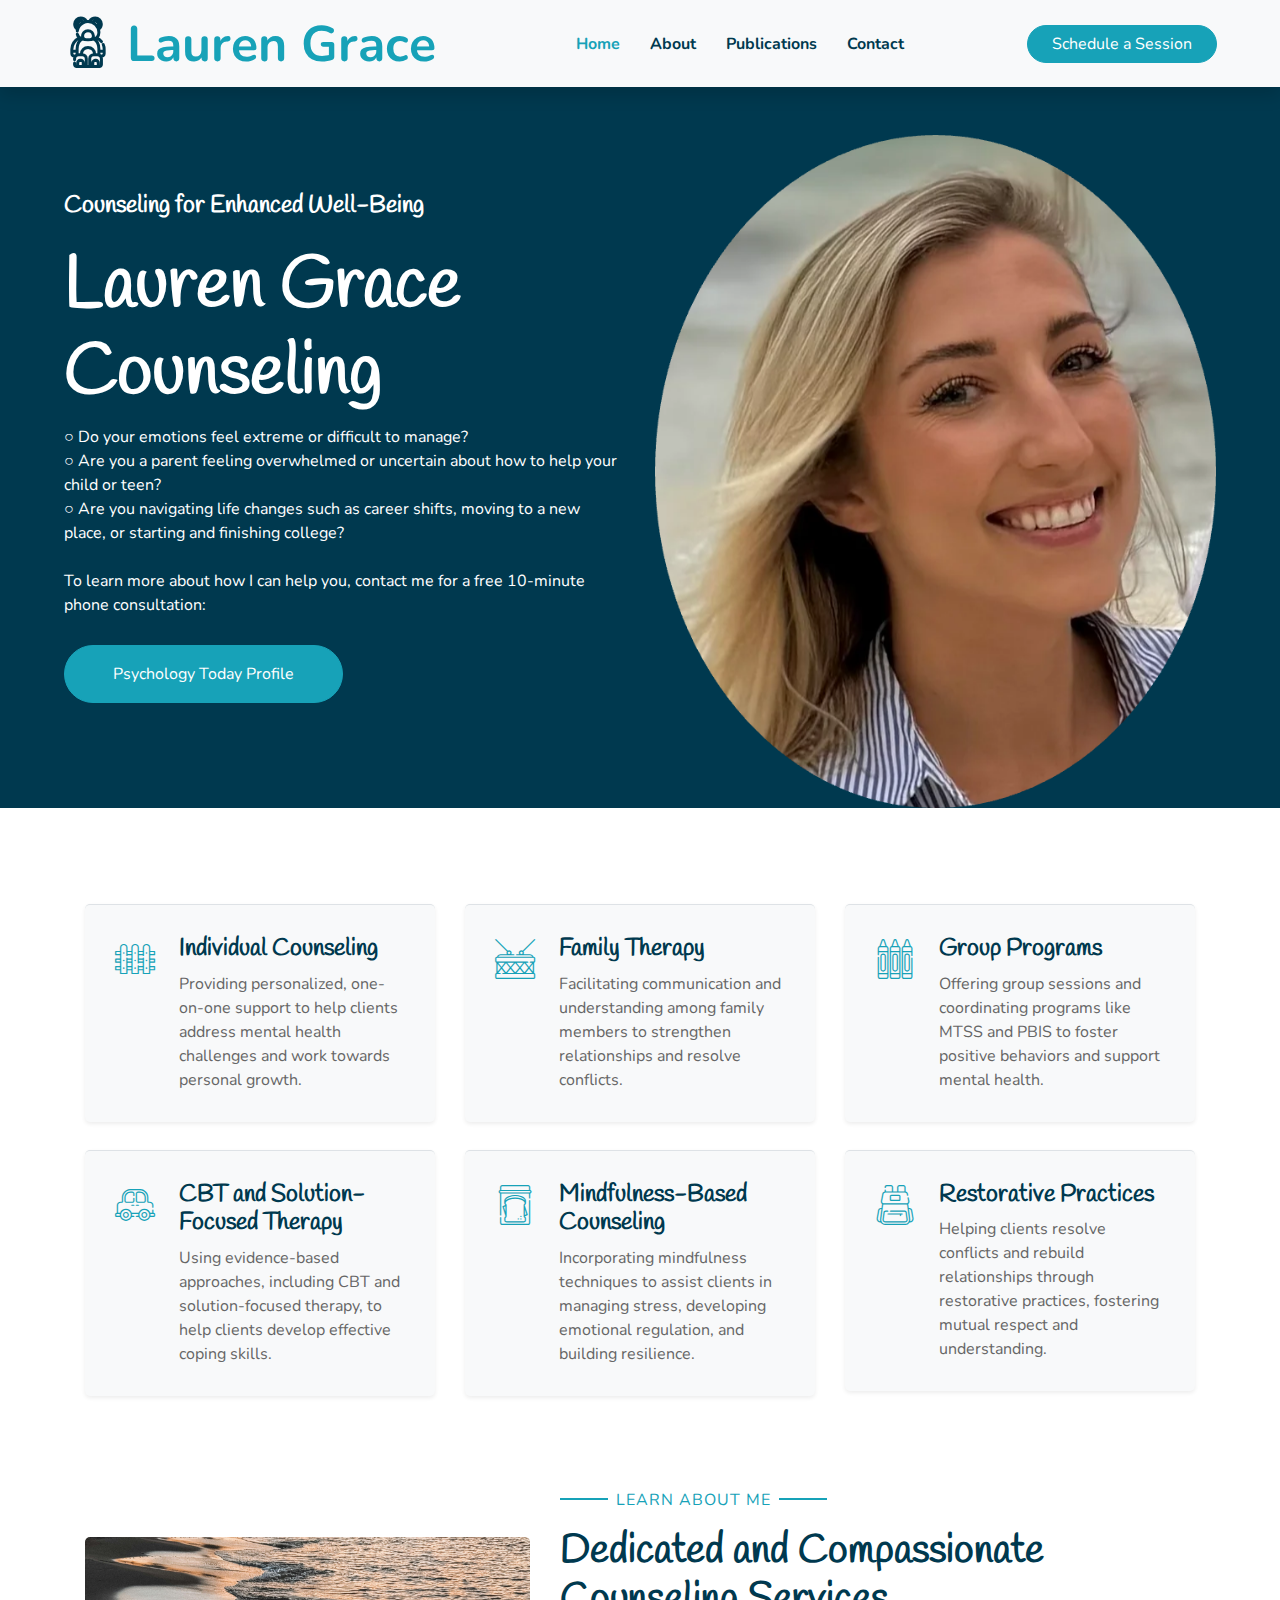
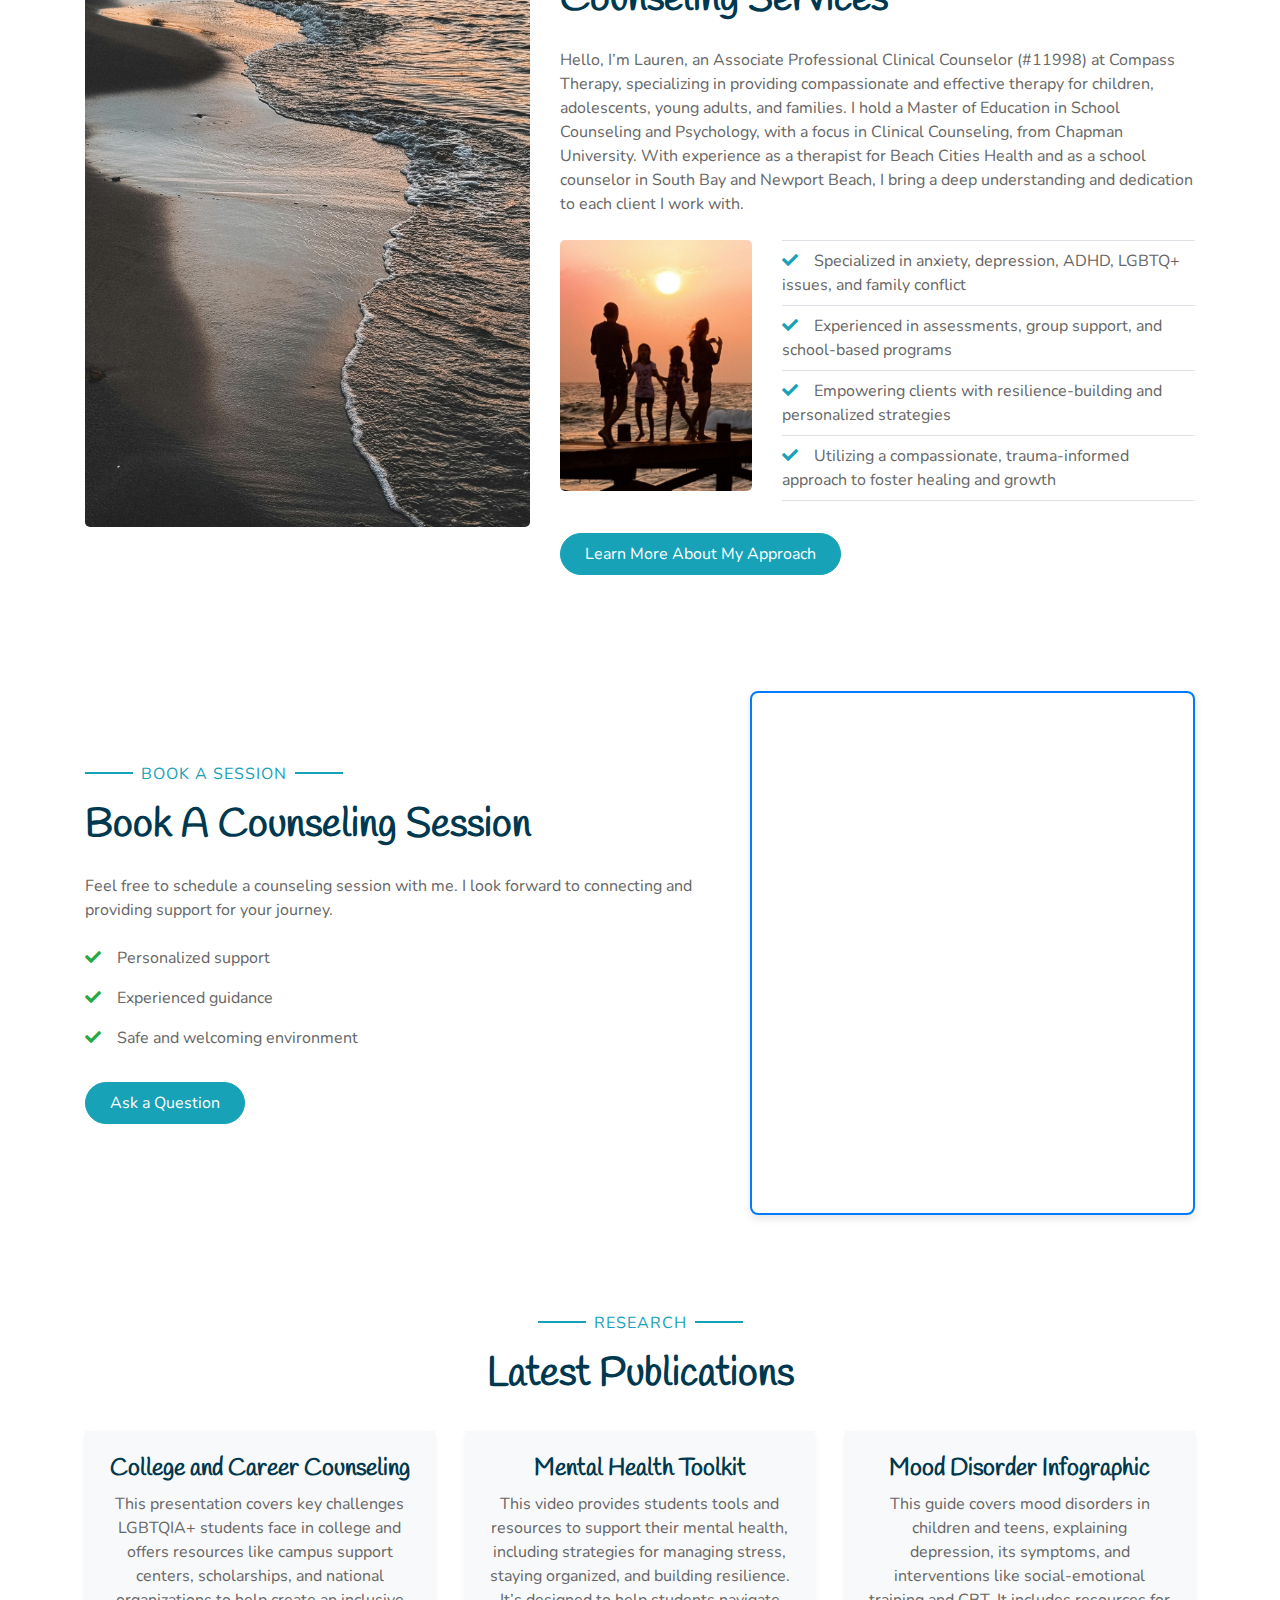
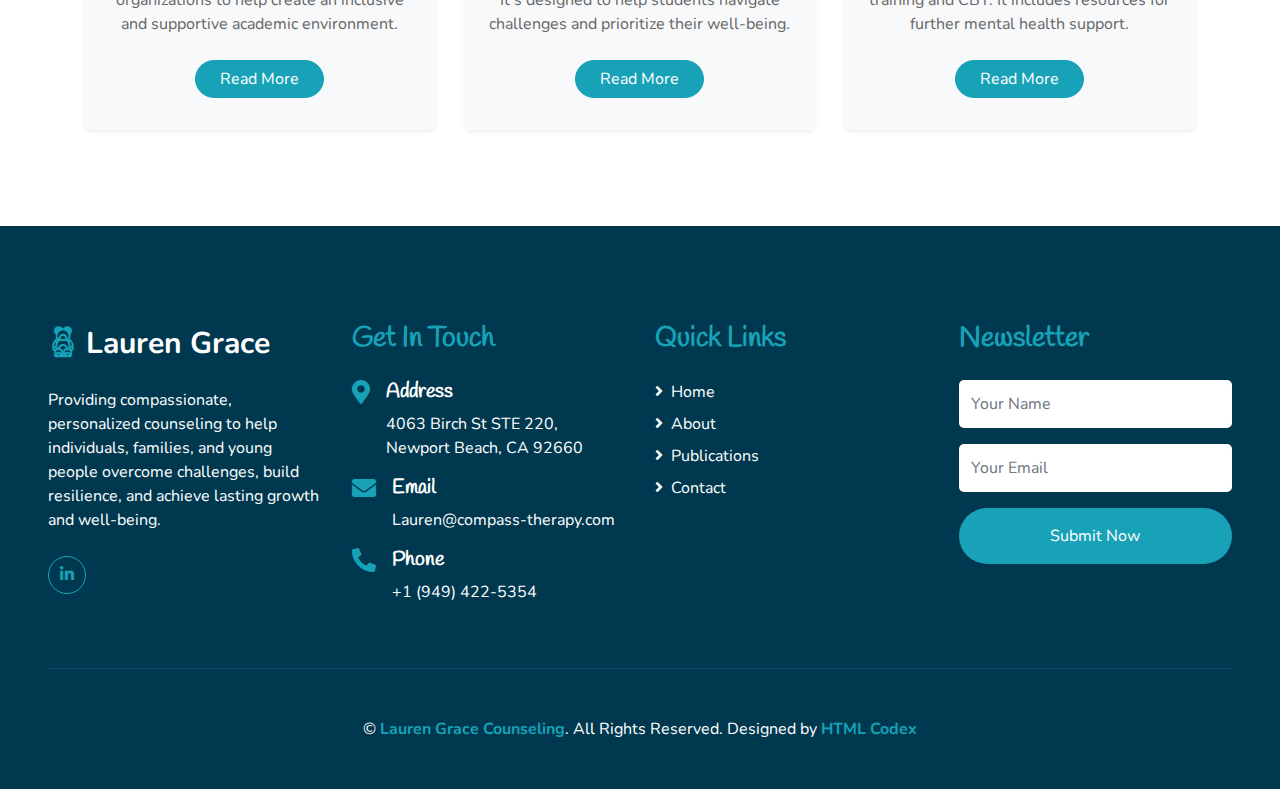
<file: index.html>
<!DOCTYPE html>
<html lang="en">

<head>
    <meta charset="utf-8">
    <title>Lauren Grace Counseling</title>
    <meta content="width=device-width, initial-scale=1.0" name="viewport">
    <meta content="Free HTML Templates" name="keywords">
    <meta content="Free HTML Templates" name="description">

    <!-- Favicon -->
    <link href="img/favicon.ico" rel="icon">

    <!-- Google Web Fonts -->
    <link rel="preconnect" href="https://fonts.gstatic.com">
    <link href="https://fonts.googleapis.com/css2?family=Handlee&family=Nunito&display=swap" rel="stylesheet">

    <!-- Font Awesome -->
    <link href="https://cdnjs.cloudflare.com/ajax/libs/font-awesome/5.10.0/css/all.min.css" rel="stylesheet">

    <!-- Flaticon Font -->
    <link href="lib/flaticon/font/flaticon.css" rel="stylesheet">

    <!-- Libraries Stylesheet -->
    <link href="lib/owlcarousel/assets/owl.carousel.min.css" rel="stylesheet">
    <link href="lib/lightbox/css/lightbox.min.css" rel="stylesheet">

    <!-- Customized Bootstrap Stylesheet -->
    <link href="css/style.css" rel="stylesheet">
</head>

<body>
    <!-- Navbar Start -->
    <div class="container-fluid bg-light position-relative shadow">
        <nav class="navbar navbar-expand-lg bg-light navbar-light py-3 py-lg-0 px-0 px-lg-5">
            <a href="" class="navbar-brand font-weight-bold text-secondary" style="font-size: 50px;">
                <i class="flaticon-043-teddy-bear"></i>
                <span class="text-primary">Lauren Grace</span>
            </a>
            <button type="button" class="navbar-toggler" data-toggle="collapse" data-target="#navbarCollapse">
                <span class="navbar-toggler-icon"></span>
            </button>
            <div class="collapse navbar-collapse justify-content-between" id="navbarCollapse">
                <div class="navbar-nav font-weight-bold mx-auto py-0">
                    <a href="index.html" class="nav-item nav-link active">Home</a>
                    <a href="about.html" class="nav-item nav-link">About</a>
                    <a href="blog.html" class="nav-item nav-link">Publications</a>
                    <a href="contact.html" class="nav-item nav-link">Contact</a>
                </div>
                <a href="contact.html" class="btn btn-primary px-4">Schedule a Session</a>
            </div>
        </nav>
    </div>
    <!-- Navbar End -->


    <!-- Header Start -->
    <div class="container-fluid bg-primary px-0 px-md-5 mb-5">
        <div class="row align-items-center px-3">
            <div class="col-lg-6 text-center text-lg-left">
                <h4 class="text-white mb-4 mt-5 mt-lg-0">Counseling for Enhanced Well-Being</h4>
                <h1 class="display-3 font-weight-bold text-white">Lauren Grace Counseling</h1>
                <p class="text-white mb-4">○ Do your emotions feel extreme or difficult to manage?​<br>
                    ○ Are you a parent feeling overwhelmed or uncertain about how to help your child or teen?​​ <br>
                    ○ Are you navigating life changes such as career shifts, moving to a new place, or starting and finishing college?<br> 
                    <br>To learn more about how I can help you, contact me for a free 10-minute phone consultation:</p>
                <a href="https://www.psychologytoday.com/us/therapists/lauren-grace-smith-newport-beach-ca/1396305" target ="_blank" class="btn btn-secondary mt-1 py-3 px-5">Psychology Today Profile</a>
            </div>
            <div class="col-lg-6 text-center text-lg-right">
                <img class="img-fluid mt-5" src="img/lgrace.png" alt="">
            </div>
        </div>
    </div>
    <!-- Header End -->


<!-- Services Start -->
<div class="container-fluid pt-5">
    <div class="container pb-3">
        <div class="row">
            <div class="col-lg-4 col-md-6 pb-1">
                <div class="d-flex bg-light shadow-sm border-top rounded mb-4" style="padding: 30px;">
                    <i class="flaticon-050-fence h1 font-weight-normal text-primary mb-3"></i>
                    <div class="pl-4">
                        <h4>Individual Counseling</h4>
                        <p class="m-0">Providing personalized, one-on-one support to help clients address mental health challenges and work towards personal growth.</p>
                    </div>
                </div>
            </div>
            <div class="col-lg-4 col-md-6 pb-1">
                <div class="d-flex bg-light shadow-sm border-top rounded mb-4" style="padding: 30px;">
                    <i class="flaticon-022-drum h1 font-weight-normal text-primary mb-3"></i>
                    <div class="pl-4">
                        <h4>Family Therapy</h4>
                        <p class="m-0">Facilitating communication and understanding among family members to strengthen relationships and resolve conflicts.</p>
                    </div>
                </div>
            </div>
            <div class="col-lg-4 col-md-6 pb-1">
                <div class="d-flex bg-light shadow-sm border-top rounded mb-4" style="padding: 30px;">
                    <i class="flaticon-030-crayons h1 font-weight-normal text-primary mb-3"></i>
                    <div class="pl-4">
                        <h4>Group Programs</h4>
                        <p class="m-0">Offering group sessions and coordinating programs like MTSS and PBIS to foster positive behaviors and support mental health.</p>
                    </div>
                </div>
            </div>
            <div class="col-lg-4 col-md-6 pb-1">
                <div class="d-flex bg-light shadow-sm border-top rounded mb-4" style="padding: 30px;">
                    <i class="flaticon-017-toy-car h1 font-weight-normal text-primary mb-3"></i>
                    <div class="pl-4">
                        <h4>CBT and Solution-Focused Therapy</h4>
                        <p class="m-0">Using evidence-based approaches, including CBT and solution-focused therapy, to help clients develop effective coping skills.</p>
                    </div>
                </div>
            </div>
            <div class="col-lg-4 col-md-6 pb-1">
                <div class="d-flex bg-light shadow-sm border-top rounded mb-4" style="padding: 30px;">
                    <i class="flaticon-025-sandwich h1 font-weight-normal text-primary mb-3"></i>
                    <div class="pl-4">
                        <h4>Mindfulness-Based Counseling</h4>
                        <p class="m-0">Incorporating mindfulness techniques to assist clients in managing stress, developing emotional regulation, and building resilience.</p>
                    </div>
                </div>
            </div>
            <div class="col-lg-4 col-md-6 pb-1">
                <div class="d-flex bg-light shadow-sm border-top rounded mb-4" style="padding: 30px;">
                    <i class="flaticon-047-backpack h1 font-weight-normal text-primary mb-3"></i>
                    <div class="pl-4">
                        <h4>Restorative Practices</h4>
                        <p class="m-0">Helping clients resolve conflicts and rebuild relationships through restorative practices, fostering mutual respect and understanding.</p>
                    </div>
                </div>
            </div>
        </div>
    </div>
</div>
<!-- Services End -->


<!-- About Start -->
<div class="container-fluid py-5">
    <div class="container">
        <div class="row align-items-center">
            <div class="col-lg-5">
                <img class="img-fluid rounded mb-5 mb-lg-0" src="img/pampas.jpg" alt="">
            </div>
            <div class="col-lg-7">
                <p class="section-title px-5"><span class="px-2">Learn About Me</span></p>
                <h1 class="mb-4">Dedicated and Compassionate Counseling Services</h1>
                <p>Hello, I’m Lauren, an Associate Professional Clinical Counselor (#11998) at Compass Therapy, specializing in providing compassionate and effective therapy for children, adolescents, young adults, and families. I hold a Master of Education in School Counseling and Psychology, with a focus in Clinical Counseling, from Chapman University. With experience as a therapist for Beach Cities Health and as a school counselor in South Bay and Newport Beach, I bring a deep understanding and dedication to each client I work with.</p>
                <div class="row pt-2 pb-4">
                    <div class="col-6 col-md-4">
                        <img class="img-fluid rounded" src="img/family.jpg" alt="">
                    </div>
                    <div class="col-6 col-md-8">
                        <ul class="list-inline m-0">
                            <li class="py-2 border-top border-bottom"><i class="fa fa-check text-primary mr-3"></i>Specialized in anxiety, depression, ADHD, LGBTQ+ issues, and family conflict</li>
                            <li class="py-2 border-bottom"><i class="fa fa-check text-primary mr-3"></i>Experienced in assessments, group support, and school-based programs</li>
                            <li class="py-2 border-bottom"><i class="fa fa-check text-primary mr-3"></i>Empowering clients with resilience-building and personalized strategies</li>
                            <li class="py-2 border-bottom"><i class="fa fa-check text-primary mr-3"></i>Utilizing a compassionate, trauma-informed approach to foster healing and growth</li>
                        </ul>
                    </div>
                </div>
                <a href="about.html" class="btn btn-primary mt-2 py-2 px-4">Learn More About My Approach</a>
            </div>
        </div>
    </div>
</div>
<!-- About End -->

<!-- Registration Start -->
<div class="container-fluid py-5">
    <div class="container">
        <div class="row align-items-center">
            <div class="col-lg-7 mb-5 mb-lg-0">
                <p class="section-title px-5"><span class="px-2">Book A Session</span></p>
                <h1 class="mb-4">Book A Counseling Session</h1>
                <p>Feel free to schedule a counseling session with me. I look forward to connecting and providing support for your journey.</p>
                <ul class="list-inline m-0">
                    <li class="py-2"><i class="fa fa-check text-success mr-3"></i>Personalized support</li>
                    <li class="py-2"><i class="fa fa-check text-success mr-3"></i>Experienced guidance</li>
                    <li class="py-2"><i class="fa fa-check text-success mr-3"></i>Safe and welcoming environment</li>
                </ul>
                <a href="contact.html" class="btn btn-primary mt-4 py-2 px-4">Ask a Question</a>
            </div>
            <div class="col-lg-5" style="display: block !important; width: 100%; margin-top: 20px;">
                <div class="calendly-box" style="width: 100%; padding: 10px;">
                    <div class="calendly-inline-widget" data-url="https://calendly.com/laurengracecounciling/50min" style="min-width:320px; height: 500px; display: block !important;"></div>
                    <script type="text/javascript" src="https://assets.calendly.com/assets/external/widget.js" async></script>
                </div>
            </div>
        </div>
    </div>
</div>

<!-- Registration End -->

<!-- CSS styling for the box outline -->
<style>
    .calendly-box {
        border: 2px solid #007bff; /* Adjust color as needed */
        padding: 15px; /* Space between border and Calendly widget */
        border-radius: 8px; /* Optional: rounded corners */
        box-shadow: 0 4px 8px rgba(0, 0, 0, 0.1); /* Optional: shadow for depth */
    }
</style>


    <!-- Testimonial Start -->
    <!-- <div class="container-fluid py-5">
        <div class="container p-0">
            <div class="text-center pb-2">
                <p class="section-title px-5"><span class="px-2">Testimonial</span></p>
                <h1 class="mb-4">What Patients Say!</h1>
            </div>
            <div class="owl-carousel testimonial-carousel">
                <div class="testimonial-item px-3">
                    <div class="bg-light shadow-sm rounded mb-4 p-4">
                        <h3 class="fas fa-quote-left text-primary mr-3"></h3>
                        Lauren helped my teenager through a tough time with understanding and patience. Her sessions strengthened our family bond, and my child is now more resilient. Highly recommend!
                    </div>
                    <div class="d-flex align-items-center">
                        <img class="rounded-circle" src="img/testimonial-1.jpg" style="width: 70px; height: 70px;" alt="Image">
                        <div class="pl-3">
                            <h5>Darren P.</h5>
                            <i>Parent</i>
                        </div>
                    </div>
                </div>
                <div class="testimonial-item px-3">
                    <div class="bg-light shadow-sm rounded mb-4 p-4">
                        <h3 class="fas fa-quote-left text-primary mr-3"></h3>
                        Lauren created a safe space for my child to open up, and her guidance has improved our family communication. We’ve seen such positive changes in our child’s attitude!
                    </div>
                    <div class="d-flex align-items-center">
                        <img class="rounded-circle" src="img/testimonial-2.jpg" style="width: 70px; height: 70px;" alt="Image">
                        <div class="pl-3">
                            <h5>Donna C.</h5>
                            <i>Parent</i>
                        </div>
                    </div>
                </div>
                <div class="testimonial-item px-3">
                    <div class="bg-light shadow-sm rounded mb-4 p-4">
                        <h3 class="fas fa-quote-left text-primary mr-3"></h3>
                        Ms. Grace was amazing at helping me understand and manage my anxiety. She gave me practical tools that I use every day, and I feel so much more in control with school and life.
                    </div>
                    <div class="d-flex align-items-center">
                        <img class="rounded-circle" src="img/testimonial-3.jpg" style="width: 70px; height: 70px;" alt="Image">
                        <div class="pl-3">
                            <h5>Jimmy H.</h5>
                            <i>Client</i>
                        </div>
                    </div>
                </div>
                <div class="testimonial-item px-3">
                    <div class="bg-light shadow-sm rounded mb-4 p-4">
                        <h3 class="fas fa-quote-left text-primary mr-3"></h3>
                        Lauren’s sessions were life-changing. She guided me through challenges and gave me tools that made me feel understood and empowered. Highly recommend!
                    </div>
                    <div class="d-flex align-items-center">
                        <img class="rounded-circle" src="img/testimonial-4.jpg" style="width: 70px; height: 70px;" alt="Image">
                        <div class="pl-3">
                            <h5>Richie N.</h5>
                            <i>Young Adult</i>
                        </div>
                    </div>
                </div>
            </div>
        </div>
    </div> -->
    <!-- Testimonial End -->


    <!-- Blog Start -->
    <div class="container-fluid pt-5">
        <div class="container">
            <div class="text-center pb-2">
                <p class="section-title px-5"><span class="px-2">Research</span></p>
                <h1 class="mb-4">Latest Publications</h1>
            </div>
            <div class="row pb-3">
                <div class="col-lg-4 mb-4">
                    <div class="card border-0 shadow-sm mb-2">
                        <div class="card-body bg-light text-center p-4">
                            <h4 class="">College and Career Counseling</h4>
                            <p>This presentation covers key challenges LGBTQIA+ students face in college and offers resources like campus support centers, scholarships, and national organizations to help create an inclusive and supportive academic environment.</p>
                            <a href="https://drive.google.com/drive/folders/1EoviPACf8VTiEvJI0bb5e6xxX4jWWgJ8" target ="_blank" class="btn btn-primary px-4 mx-auto my-2">Read More</a>
                        </div>
                    </div>
                </div>
                <div class="col-lg-4 mb-4">
                    <div class="card border-0 shadow-sm mb-2">
                        <div class="card-body bg-light text-center p-4">
                            <h4 class="">Mental Health Toolkit</h4>
                            <p>This video provides students tools and resources to support their mental health, including strategies for managing stress, staying organized, and building resilience. It’s designed to help students navigate challenges and prioritize their well-being.</p>
                            <a href="https://drive.google.com/file/d/1tRykGbnnMZd6aMJNjratvth6gvZ3j6OW/view?usp=drivesdk" target="_blank" class="btn btn-primary px-4 mx-auto my-2">Read More</a>
                        </div>
                    </div>
                </div>
                <div class="col-lg-4 mb-4">
                    <div class="card border-0 shadow-sm mb-2">
                        <div class="card-body bg-light text-center p-4">
                            <h4 class="">Mood Disorder Infographic</h4>
                            <p>This guide covers mood disorders in children and teens, explaining depression, its symptoms, and interventions like social-emotional training and CBT. It includes resources for further mental health support.</p>
                            <a href="" class="btn btn-primary px-4 mx-auto my-2">Read More</a>
                        </div>
                    </div>
                </div>
            </div>
        </div>
    </div>
    <!-- Blog End -->


    <!-- Footer Start -->
    <div class="container-fluid bg-secondary text-white mt-5 py-5 px-sm-3 px-md-5">
        <div class="row pt-5">
            <div class="col-lg-3 col-md-6 mb-5">
                <a href="" class="navbar-brand font-weight-bold text-primary m-0 mb-4 p-0" style="font-size: 30px; line-height: 40px;">
                    <i class="flaticon-043-teddy-bear"></i>
                    <span class="text-white">Lauren Grace</span>
                </a>
                <p>Providing compassionate, personalized counseling to help individuals, families, and young people overcome challenges, build resilience, and achieve lasting growth and well-being.</p>
                <div class="d-flex justify-content-start mt-4">
                    <a class="btn btn-outline-primary rounded-circle text-center mr-2 px-0"
                        style="width: 38px; height: 38px;" href="https://www.linkedin.com/in/laurengracesmith97/"><i class="fab fa-linkedin-in"></i></a>
                </div>
            </div>
            <div class="col-lg-3 col-md-6 mb-5">
                <h3 class="text-primary mb-4">Get In Touch</h3>
                <div class="d-flex">
                    <h4 class="fa fa-map-marker-alt text-primary"></h4>
                    <div class="pl-3">
                        <h5 class="text-white">Address</h5>
                        <p>4063 Birch St STE 220, Newport Beach, CA 92660</p>
                    </div>
                </div>
                <div class="d-flex">
                    <h4 class="fa fa-envelope text-primary"></h4>
                    <div class="pl-3">
                        <h5 class="text-white">Email</h5>
                        <p>Lauren@compass-therapy.com</p>
                    </div>
                </div>
                <div class="d-flex">
                    <h4 class="fa fa-phone-alt text-primary"></h4>
                    <div class="pl-3">
                        <h5 class="text-white">Phone</h5>
                        <p>+1 (949) 422-5354</p>
                    </div>
                </div>
            </div>
            <div class="col-lg-3 col-md-6 mb-5">
                <h3 class="text-primary mb-4">Quick Links</h3>
                <div class="d-flex flex-column justify-content-start">
                    <a class="text-white mb-2" href="index.html"><i class="fa fa-angle-right mr-2"></i>Home</a>
                    <a class="text-white mb-2" href="about.html"><i class="fa fa-angle-right mr-2"></i>About</a>
                    <a class="text-white mb-2" href="blog.html"><i class="fa fa-angle-right mr-2"></i>Publications</a>
                    <a class="text-white" href="contact.html"><i class="fa fa-angle-right mr-2"></i>Contact</a>
                </div>
            </div>
            <div class="col-lg-3 col-md-6 mb-5">
                <h3 class="text-primary mb-4">Newsletter</h3>
                <form action="">
                    <div class="form-group">
                        <input type="text" class="form-control border-0 py-4" placeholder="Your Name" required="required" />
                    </div>
                    <div class="form-group">
                        <input type="email" class="form-control border-0 py-4" placeholder="Your Email"
                            required="required" />
                    </div>
                    <div>
                        <button class="btn btn-primary btn-block border-0 py-3" type="submit">Submit Now</button>
                    </div>
                </form>
            </div>
        </div>
        <div class="container-fluid pt-5" style="border-top: 1px solid rgba(23, 162, 184, .2);;">
            <p class="m-0 text-center text-white">
                &copy; <a class="text-primary font-weight-bold" href="#">Lauren Grace Counseling</a>. All Rights Reserved. Designed
                by
                <a class="text-primary font-weight-bold" href="https://htmlcodex.com">HTML Codex</a>
            </p>
        </div>
    </div>
    <!-- Footer End -->


    <!-- Back to Top -->
    <a href="#" class="btn btn-primary p-3 back-to-top"><i class="fa fa-angle-double-up"></i></a>


    <!-- JavaScript Libraries -->
    <script src="https://code.jquery.com/jquery-3.4.1.min.js"></script>
    <script src="https://stackpath.bootstrapcdn.com/bootstrap/4.4.1/js/bootstrap.bundle.min.js"></script>
    <script src="lib/easing/easing.min.js"></script>
    <script src="lib/owlcarousel/owl.carousel.min.js"></script>
    <script src="lib/isotope/isotope.pkgd.min.js"></script>
    <script src="lib/lightbox/js/lightbox.min.js"></script>

    <!-- Contact Javascript File -->
    <script src="mail/jqBootstrapValidation.min.js"></script>
    <script src="mail/contact.js"></script>

    <!-- Template Javascript -->
    <script src="js/main.js"></script>
</body>

</html>
</file>
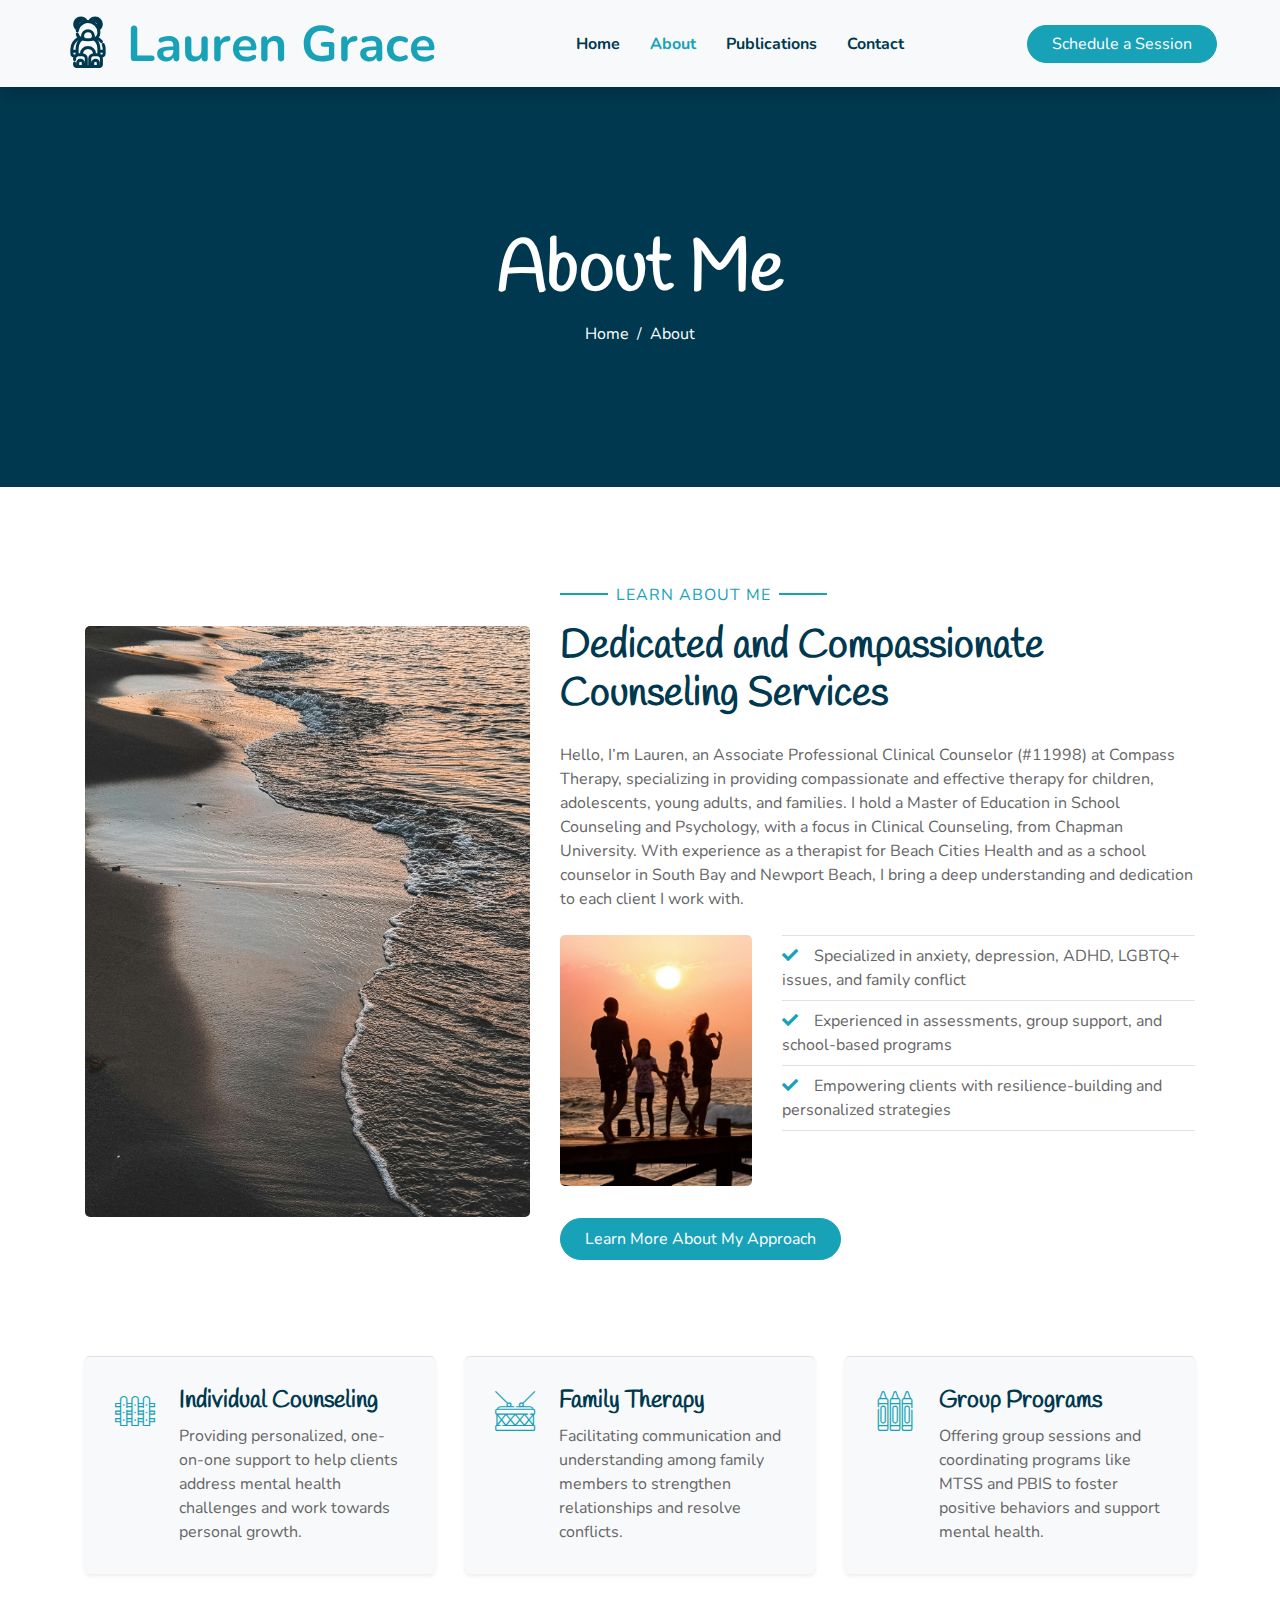
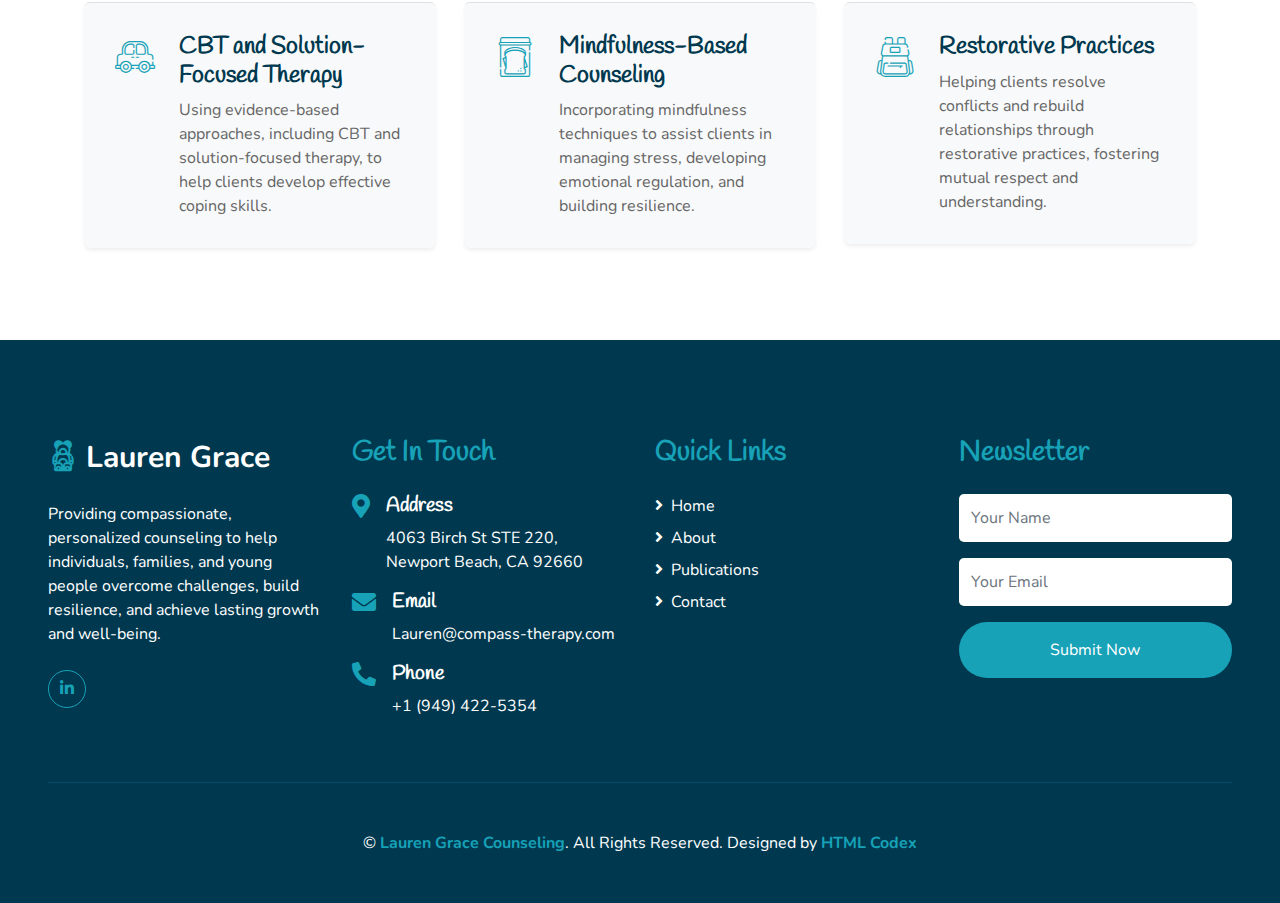
<file: about.html>
<!DOCTYPE html>
<html lang="en">

<head>
    <meta charset="utf-8">
    <title>Lauren Grace Counseling</title>
    <meta content="width=device-width, initial-scale=1.0" name="viewport">
    <meta content="Free HTML Templates" name="keywords">
    <meta content="Free HTML Templates" name="description">

    <!-- Favicon -->
    <link href="img/favicon.ico" rel="icon">

    <!-- Google Web Fonts -->
    <link rel="preconnect" href="https://fonts.gstatic.com">
    <link href="https://fonts.googleapis.com/css2?family=Handlee&family=Nunito&display=swap" rel="stylesheet">

    <!-- Font Awesome -->
    <link href="https://cdnjs.cloudflare.com/ajax/libs/font-awesome/5.10.0/css/all.min.css" rel="stylesheet">

    <!-- Flaticon Font -->
    <link href="lib/flaticon/font/flaticon.css" rel="stylesheet">

    <!-- Libraries Stylesheet -->
    <link href="lib/owlcarousel/assets/owl.carousel.min.css" rel="stylesheet">
    <link href="lib/lightbox/css/lightbox.min.css" rel="stylesheet">

    <!-- Customized Bootstrap Stylesheet -->
    <link href="css/style.css" rel="stylesheet">
</head>

<body>
     <!-- Navbar Start -->
     <div class="container-fluid bg-light position-relative shadow">
        <nav class="navbar navbar-expand-lg bg-light navbar-light py-3 py-lg-0 px-0 px-lg-5">
            <a href="" class="navbar-brand font-weight-bold text-secondary" style="font-size: 50px;">
                <i class="flaticon-043-teddy-bear"></i>
                <span class="text-primary">Lauren Grace</span>
            </a>
            <button type="button" class="navbar-toggler" data-toggle="collapse" data-target="#navbarCollapse">
                <span class="navbar-toggler-icon"></span>
            </button>
            <div class="collapse navbar-collapse justify-content-between" id="navbarCollapse">
                <div class="navbar-nav font-weight-bold mx-auto py-0">
                    <a href="index.html" class="nav-item nav-link">Home</a>
                    <a href="about.html" class="nav-item nav-link active">About</a>
                    <a href="blog.html" class="nav-item nav-link">Publications</a>
                    <a href="contact.html" class="nav-item nav-link">Contact</a>
                </div>
                <a href="contact.html" class="btn btn-primary px-4">Schedule a Session</a>
            </div>
        </nav>
    </div>
    <!-- Navbar End -->


    <!-- Header Start -->
    <div class="container-fluid bg-primary mb-5">
        <div class="d-flex flex-column align-items-center justify-content-center" style="min-height: 400px">
            <h3 class="display-3 font-weight-bold text-white">About Me</h3>
            <div class="d-inline-flex text-white">
                <p class="m-0"><a class="text-white" href="">Home</a></p>
                <p class="m-0 px-2">/</p>
                <p class="m-0">About</p>
            </div>
        </div>
    </div>
    <!-- Header End -->


<!-- About Start -->
<div class="container-fluid py-5">
    <div class="container">
        <div class="row align-items-center">
            <div class="col-lg-5">
                <img class="img-fluid rounded mb-5 mb-lg-0" src="img/pampas.jpg" alt="">
            </div>
            <div class="col-lg-7">
                <p class="section-title px-5"><span class="px-2">Learn About Me</span></p>
                <h1 class="mb-4">Dedicated and Compassionate Counseling Services</h1>
                <p>Hello, I’m Lauren, an Associate Professional Clinical Counselor (#11998) at Compass Therapy, specializing in providing compassionate and effective therapy for children, adolescents, young adults, and families. I hold a Master of Education in School Counseling and Psychology, with a focus in Clinical Counseling, from Chapman University. With experience as a therapist for Beach Cities Health and as a school counselor in South Bay and Newport Beach, I bring a deep understanding and dedication to each client I work with.</p>
                <div class="row pt-2 pb-4">
                    <div class="col-6 col-md-4">
                        <img class="img-fluid rounded" src="img/family.jpg" alt="">
                    </div>
                    <div class="col-6 col-md-8">
                        <ul class="list-inline m-0">
                            <li class="py-2 border-top border-bottom"><i class="fa fa-check text-primary mr-3"></i>Specialized in anxiety, depression, ADHD, LGBTQ+ issues, and family conflict</li>
                            <li class="py-2 border-bottom"><i class="fa fa-check text-primary mr-3"></i>Experienced in assessments, group support, and school-based programs</li>
                            <li class="py-2 border-bottom"><i class="fa fa-check text-primary mr-3"></i>Empowering clients with resilience-building and personalized strategies</li>
                        </ul>
                    </div>
                </div>
                <a href="contact.html" class="btn btn-primary mt-2 py-2 px-4">Learn More About My Approach</a>
            </div>
        </div>
    </div>
</div>
<!-- About End -->


<!-- Services Start -->
<div class="container-fluid pt-5">
    <div class="container pb-3">
        <div class="row">
            <div class="col-lg-4 col-md-6 pb-1">
                <div class="d-flex bg-light shadow-sm border-top rounded mb-4" style="padding: 30px;">
                    <i class="flaticon-050-fence h1 font-weight-normal text-primary mb-3"></i>
                    <div class="pl-4">
                        <h4>Individual Counseling</h4>
                        <p class="m-0">Providing personalized, one-on-one support to help clients address mental health challenges and work towards personal growth.</p>
                    </div>
                </div>
            </div>
            <div class="col-lg-4 col-md-6 pb-1">
                <div class="d-flex bg-light shadow-sm border-top rounded mb-4" style="padding: 30px;">
                    <i class="flaticon-022-drum h1 font-weight-normal text-primary mb-3"></i>
                    <div class="pl-4">
                        <h4>Family Therapy</h4>
                        <p class="m-0">Facilitating communication and understanding among family members to strengthen relationships and resolve conflicts.</p>
                    </div>
                </div>
            </div>
            <div class="col-lg-4 col-md-6 pb-1">
                <div class="d-flex bg-light shadow-sm border-top rounded mb-4" style="padding: 30px;">
                    <i class="flaticon-030-crayons h1 font-weight-normal text-primary mb-3"></i>
                    <div class="pl-4">
                        <h4>Group Programs</h4>
                        <p class="m-0">Offering group sessions and coordinating programs like MTSS and PBIS to foster positive behaviors and support mental health.</p>
                    </div>
                </div>
            </div>
            <div class="col-lg-4 col-md-6 pb-1">
                <div class="d-flex bg-light shadow-sm border-top rounded mb-4" style="padding: 30px;">
                    <i class="flaticon-017-toy-car h1 font-weight-normal text-primary mb-3"></i>
                    <div class="pl-4">
                        <h4>CBT and Solution-Focused Therapy</h4>
                        <p class="m-0">Using evidence-based approaches, including CBT and solution-focused therapy, to help clients develop effective coping skills.</p>
                    </div>
                </div>
            </div>
            <div class="col-lg-4 col-md-6 pb-1">
                <div class="d-flex bg-light shadow-sm border-top rounded mb-4" style="padding: 30px;">
                    <i class="flaticon-025-sandwich h1 font-weight-normal text-primary mb-3"></i>
                    <div class="pl-4">
                        <h4>Mindfulness-Based Counseling</h4>
                        <p class="m-0">Incorporating mindfulness techniques to assist clients in managing stress, developing emotional regulation, and building resilience.</p>
                    </div>
                </div>
            </div>
            <div class="col-lg-4 col-md-6 pb-1">
                <div class="d-flex bg-light shadow-sm border-top rounded mb-4" style="padding: 30px;">
                    <i class="flaticon-047-backpack h1 font-weight-normal text-primary mb-3"></i>
                    <div class="pl-4">
                        <h4>Restorative Practices</h4>
                        <p class="m-0">Helping clients resolve conflicts and rebuild relationships through restorative practices, fostering mutual respect and understanding.</p>
                    </div>
                </div>
            </div>
        </div>
    </div>
</div>
<!-- Services End -->



    <!-- Footer Start -->
    <div class="container-fluid bg-secondary text-white mt-5 py-5 px-sm-3 px-md-5">
        <div class="row pt-5">
            <div class="col-lg-3 col-md-6 mb-5">
                <a href="" class="navbar-brand font-weight-bold text-primary m-0 mb-4 p-0" style="font-size: 30px; line-height: 40px;">
                    <i class="flaticon-043-teddy-bear"></i>
                    <span class="text-white">Lauren Grace</span>
                </a>
                <p>Providing compassionate, personalized counseling to help individuals, families, and young people overcome challenges, build resilience, and achieve lasting growth and well-being.</p>
                <div class="d-flex justify-content-start mt-4">
                    <a class="btn btn-outline-primary rounded-circle text-center mr-2 px-0"
                        style="width: 38px; height: 38px;" href="https://www.linkedin.com/in/laurengracesmith97/"><i class="fab fa-linkedin-in"></i></a>
                </div>
            </div>
            <div class="col-lg-3 col-md-6 mb-5">
                <h3 class="text-primary mb-4">Get In Touch</h3>
                <div class="d-flex">
                    <h4 class="fa fa-map-marker-alt text-primary"></h4>
                    <div class="pl-3">
                        <h5 class="text-white">Address</h5>
                        <p>4063 Birch St STE 220, Newport Beach, CA 92660</p>
                    </div>
                </div>
                <div class="d-flex">
                    <h4 class="fa fa-envelope text-primary"></h4>
                    <div class="pl-3">
                        <h5 class="text-white">Email</h5>
                        <p>Lauren@compass-therapy.com</p>
                    </div>
                </div>
                <div class="d-flex">
                    <h4 class="fa fa-phone-alt text-primary"></h4>
                    <div class="pl-3">
                        <h5 class="text-white">Phone</h5>
                        <p>+1 (949) 422-5354</p>
                    </div>
                </div>
            </div>
            <div class="col-lg-3 col-md-6 mb-5">
                <h3 class="text-primary mb-4">Quick Links</h3>
                <div class="d-flex flex-column justify-content-start">
                    <a class="text-white mb-2" href="index.html"><i class="fa fa-angle-right mr-2"></i>Home</a>
                    <a class="text-white mb-2" href="about.html"><i class="fa fa-angle-right mr-2"></i>About</a>
                    <a class="text-white mb-2" href="blog.html"><i class="fa fa-angle-right mr-2"></i>Publications</a>
                    <a class="text-white" href="contact.html"><i class="fa fa-angle-right mr-2"></i>Contact</a>
                </div>
            </div>
            <div class="col-lg-3 col-md-6 mb-5">
                <h3 class="text-primary mb-4">Newsletter</h3>
                <form action="">
                    <div class="form-group">
                        <input type="text" class="form-control border-0 py-4" placeholder="Your Name" required="required" />
                    </div>
                    <div class="form-group">
                        <input type="email" class="form-control border-0 py-4" placeholder="Your Email"
                            required="required" />
                    </div>
                    <div>
                        <button class="btn btn-primary btn-block border-0 py-3" type="submit">Submit Now</button>
                    </div>
                </form>
            </div>
        </div>
        <div class="container-fluid pt-5" style="border-top: 1px solid rgba(23, 162, 184, .2);;">
            <p class="m-0 text-center text-white">
                &copy; <a class="text-primary font-weight-bold" href="#">Lauren Grace Counseling</a>. All Rights Reserved. Designed 
                by
                <a class="text-primary font-weight-bold" href="https://htmlcodex.com">HTML Codex</a>
            </p>
        </div>
    </div>
    <!-- Footer End -->


    <!-- Back to Top -->
    <a href="#" class="btn btn-primary p-3 back-to-top"><i class="fa fa-angle-double-up"></i></a>


    <!-- JavaScript Libraries -->
    <script src="https://code.jquery.com/jquery-3.4.1.min.js"></script>
    <script src="https://stackpath.bootstrapcdn.com/bootstrap/4.4.1/js/bootstrap.bundle.min.js"></script>
    <script src="lib/easing/easing.min.js"></script>
    <script src="lib/owlcarousel/owl.carousel.min.js"></script>
    <script src="lib/isotope/isotope.pkgd.min.js"></script>
    <script src="lib/lightbox/js/lightbox.min.js"></script>

    <!-- Contact Javascript File -->
    <script src="mail/jqBootstrapValidation.min.js"></script>
    <script src="mail/contact.js"></script>

    <!-- Template Javascript -->
    <script src="js/main.js"></script>
</body>

</html>
</file>
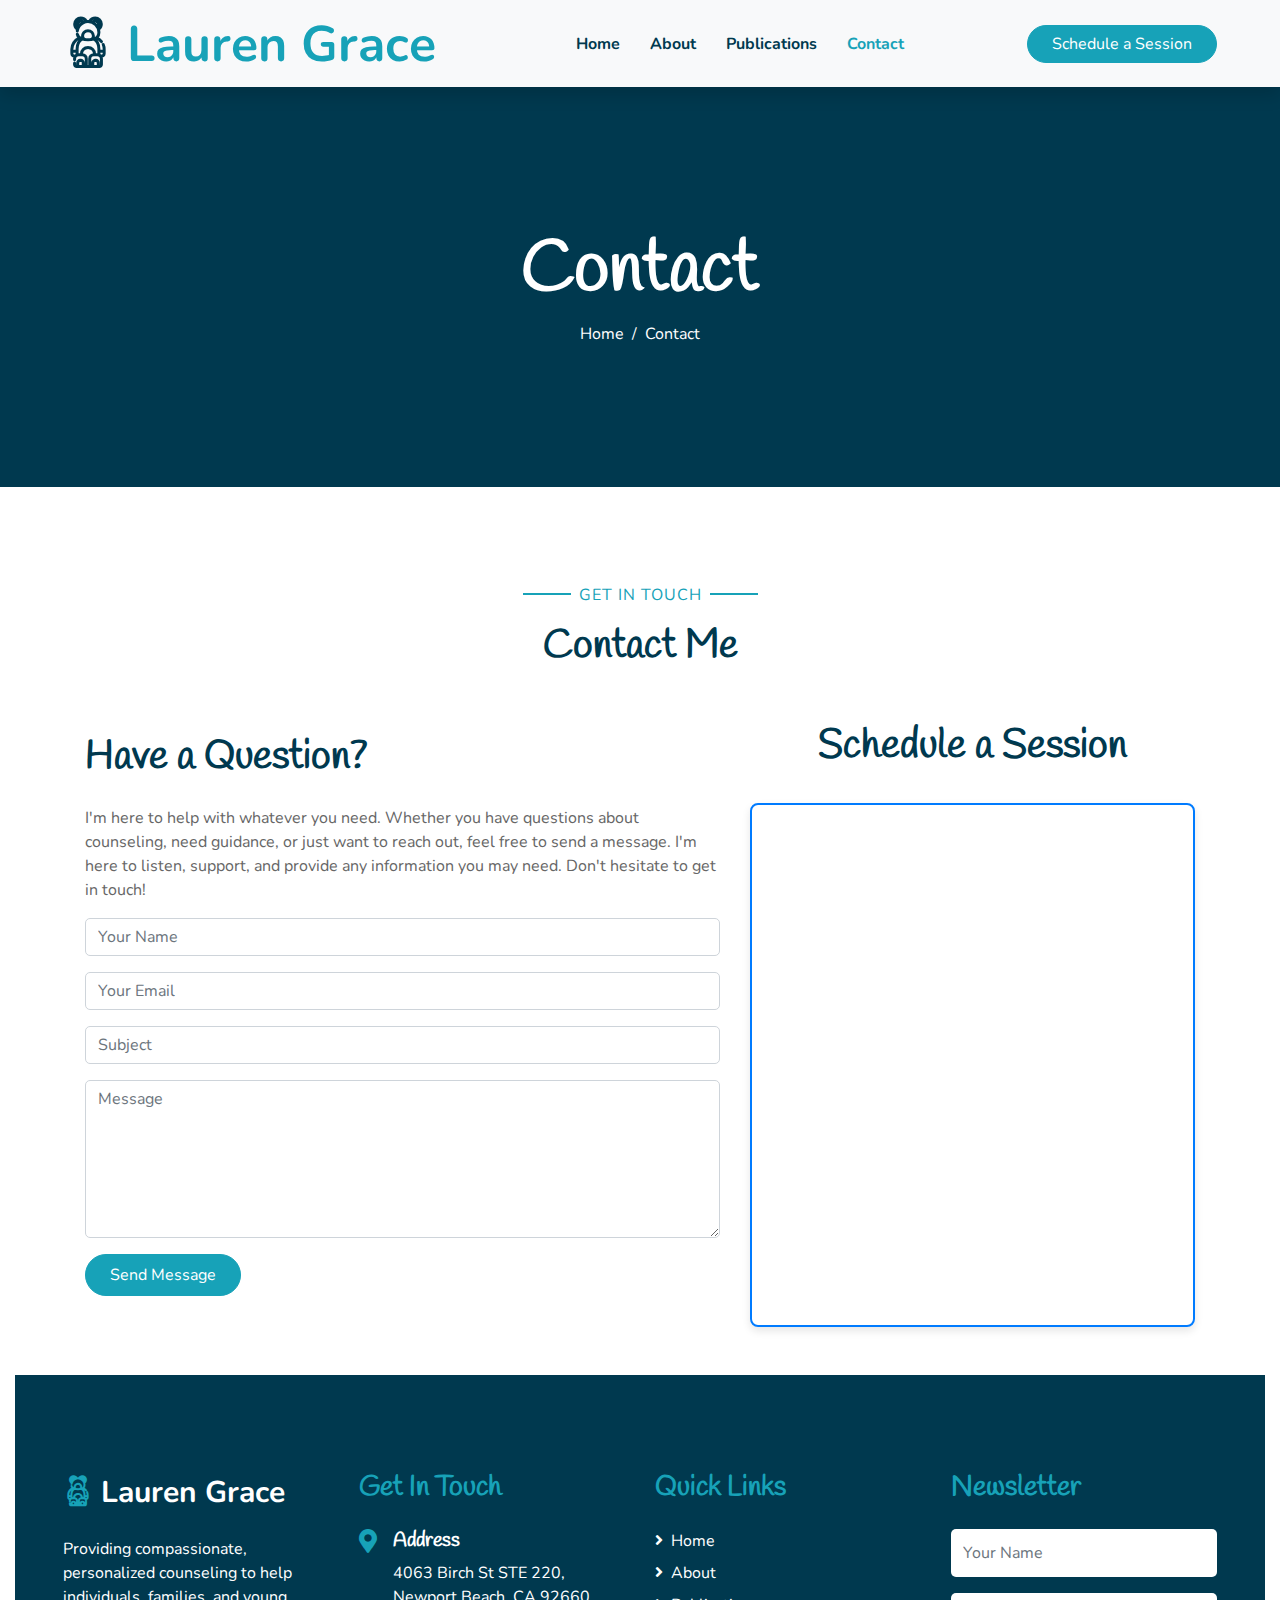
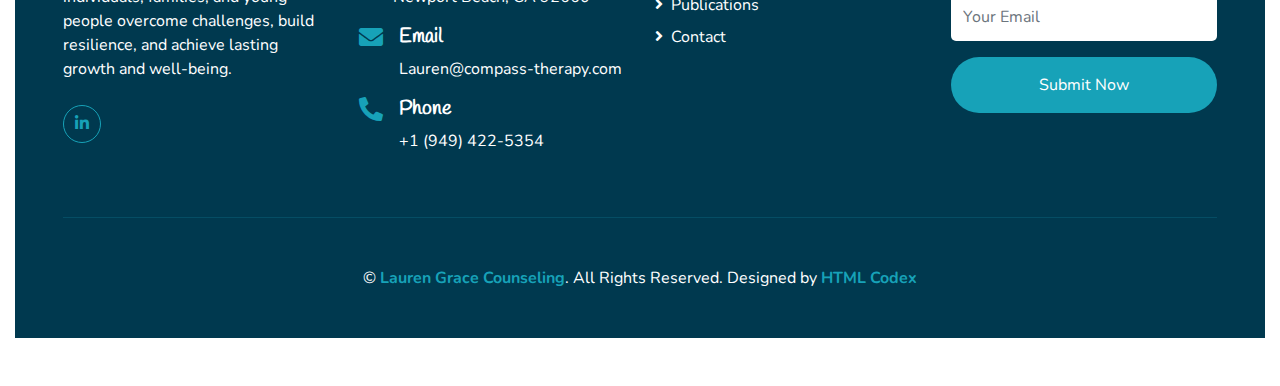
<file: contact.html>
<!DOCTYPE html>
<html lang="en">

<head>
    <meta charset="utf-8">
    <title>Lauren Grace Counseling</title>
    <meta content="width=device-width, initial-scale=1.0" name="viewport">
    <meta content="Free HTML Templates" name="keywords">
    <meta content="Free HTML Templates" name="description">

    <!-- Favicon -->
    <link href="img/favicon.ico" rel="icon">

    <!-- Google Web Fonts -->
    <link rel="preconnect" href="https://fonts.gstatic.com">
    <link href="https://fonts.googleapis.com/css2?family=Handlee&family=Nunito&display=swap" rel="stylesheet">

    <!-- Font Awesome -->
    <link href="https://cdnjs.cloudflare.com/ajax/libs/font-awesome/5.10.0/css/all.min.css" rel="stylesheet">

    <!-- Flaticon Font -->
    <link href="lib/flaticon/font/flaticon.css" rel="stylesheet">

    <!-- Libraries Stylesheet -->
    <link href="lib/owlcarousel/assets/owl.carousel.min.css" rel="stylesheet">
    <link href="lib/lightbox/css/lightbox.min.css" rel="stylesheet">

    <!-- Customized Bootstrap Stylesheet -->
    <link href="css/style.css" rel="stylesheet">
</head>

<body>
     <!-- Navbar Start -->
     <div class="container-fluid bg-light position-relative shadow">
        <nav class="navbar navbar-expand-lg bg-light navbar-light py-3 py-lg-0 px-0 px-lg-5">
            <a href="" class="navbar-brand font-weight-bold text-secondary" style="font-size: 50px;">
                <i class="flaticon-043-teddy-bear"></i>
                <span class="text-primary">Lauren Grace</span>
            </a>
            <button type="button" class="navbar-toggler" data-toggle="collapse" data-target="#navbarCollapse">
                <span class="navbar-toggler-icon"></span>
            </button>
            <div class="collapse navbar-collapse justify-content-between" id="navbarCollapse">
                <div class="navbar-nav font-weight-bold mx-auto py-0">
                    <a href="index.html" class="nav-item nav-link">Home</a>
                    <a href="about.html" class="nav-item nav-link">About</a>
                    <a href="blog.html" class="nav-item nav-link">Publications</a>
                    <a href="contact.html" class="nav-item nav-link active">Contact</a>
                </div>
                <a href="contact.html" class="btn btn-primary px-4">Schedule a Session</a>
            </div>
        </nav>
    </div>
    <!-- Navbar End -->


    <!-- Header Start -->
    <div class="container-fluid bg-primary mb-5">
        <div class="d-flex flex-column align-items-center justify-content-center" style="min-height: 400px">
            <h3 class="display-3 font-weight-bold text-white">Contact</h3>
            <div class="d-inline-flex text-white">
                <p class="m-0"><a class="text-white" href="">Home</a></p>
                <p class="m-0 px-2">/</p>
                <p class="m-0">Contact</p>
            </div>
        </div>
    </div>
    <!-- Header End -->


    <!-- Contact Start -->
<div class="container-fluid py-5">
    <div class="container">
        <div class="text-center pb-2">
            <p class="section-title px-5"><span class="px-2">Get In Touch</span></p>
            <h1 class="mb-4">Contact Me</h1>
        </div>
        <div class="row align-items-center">
            <div class="col-lg-7 mb-5 mb-lg-0">
                    <h1 class="mb-4">Have a Question?</h1>
                    <p>
                        I'm here to help with whatever you need. Whether you have questions about counseling, need guidance, or just want to reach out, feel free to send a message. I'm here to listen, support, and provide any information you may need. Don't hesitate to get in touch!</p>
                    <div class="contact-form">
                        <div id="success"></div>
                        <form name="sentMessage" id="contactForm" novalidate="novalidate">
                            <div class="control-group">
                                <input type="text" class="form-control" id="name" placeholder="Your Name" required="required" data-validation-required-message="Please enter your name" />
                                <p class="help-block text-danger"></p>
                            </div>
                            <div class="control-group">
                                <input type="email" class="form-control" id="email" placeholder="Your Email" required="required" data-validation-required-message="Please enter your email" />
                                <p class="help-block text-danger"></p>
                            </div>
                            <div class="control-group">
                                <input type="text" class="form-control" id="subject" placeholder="Subject" required="required" data-validation-required-message="Please enter a subject" />
                                <p class="help-block text-danger"></p>
                            </div>
                            <div class="control-group">
                                <textarea class="form-control" rows="6" id="message" placeholder="Message" required="required" data-validation-required-message="Please enter your message"></textarea>
                                <p class="help-block text-danger"></p>
                            </div>
                            <div>
                                <button class="btn btn-primary py-2 px-4" type="submit" id="sendMessageButton">Send Message</button>
                            </div>                
                        </form>
                    </div>
                </div>
                <div class="col-lg-5" style="display: block !important; width: 100%; margin-top: 20px;">
                    <div class="text-center pb-2">
                        <h1 class="mb-4">Schedule a Session</h1>
                    </div>
                    <div class="calendly-box" style="width: 100%; padding: 10px;">
                        <div class="calendly-inline-widget" data-url="https://calendly.com/laurengracecounciling/50min" style="min-width:320px; height: 500px; display: block !important;"></div>
                        <script type="text/javascript" src="https://assets.calendly.com/assets/external/widget.js" async></script>
                    </div>
                </div>
            </div>
        </div>
    <!-- Contact End -->

    <!-- CSS styling for the box outline -->
<style>
    .calendly-box {
        border: 2px solid #007bff; /* Adjust color as needed */
        padding: 15px; /* Space between border and Calendly widget */
        border-radius: 8px; /* Optional: rounded corners */
        box-shadow: 0 4px 8px rgba(0, 0, 0, 0.1); /* Optional: shadow for depth */
    }
</style>

    


    <!-- Footer Start -->
    <div class="container-fluid bg-secondary text-white mt-5 py-5 px-sm-3 px-md-5">
        <div class="row pt-5">
            <div class="col-lg-3 col-md-6 mb-5">
                <a href="" class="navbar-brand font-weight-bold text-primary m-0 mb-4 p-0" style="font-size: 30px; line-height: 40px;">
                    <i class="flaticon-043-teddy-bear"></i>
                    <span class="text-white">Lauren Grace</span>
                </a>
                <p>Providing compassionate, personalized counseling to help individuals, families, and young people overcome challenges, build resilience, and achieve lasting growth and well-being.</p>
                <div class="d-flex justify-content-start mt-4">
                    <a class="btn btn-outline-primary rounded-circle text-center mr-2 px-0"
                        style="width: 38px; height: 38px;" href="https://www.linkedin.com/in/laurengracesmith97/"><i class="fab fa-linkedin-in"></i></a>
                </div>
            </div>
            <div class="col-lg-3 col-md-6 mb-5">
                <h3 class="text-primary mb-4">Get In Touch</h3>
                <div class="d-flex">
                    <h4 class="fa fa-map-marker-alt text-primary"></h4>
                    <div class="pl-3">
                        <h5 class="text-white">Address</h5>
                        <p>4063 Birch St STE 220, Newport Beach, CA 92660</p>
                    </div>
                </div>
                <div class="d-flex">
                    <h4 class="fa fa-envelope text-primary"></h4>
                    <div class="pl-3">
                        <h5 class="text-white">Email</h5>
                        <p>Lauren@compass-therapy.com</p>
                    </div>
                </div>
                <div class="d-flex">
                    <h4 class="fa fa-phone-alt text-primary"></h4>
                    <div class="pl-3">
                        <h5 class="text-white">Phone</h5>
                        <p>+1 (949) 422-5354</p>
                    </div>
                </div>
            </div>
            <div class="col-lg-3 col-md-6 mb-5">
                <h3 class="text-primary mb-4">Quick Links</h3>
                <div class="d-flex flex-column justify-content-start">
                    <a class="text-white mb-2" href="index.html"><i class="fa fa-angle-right mr-2"></i>Home</a>
                    <a class="text-white mb-2" href="about.html"><i class="fa fa-angle-right mr-2"></i>About</a>
                    <a class="text-white mb-2" href="blog.html"><i class="fa fa-angle-right mr-2"></i>Publications</a>
                    <a class="text-white" href="contact.html"><i class="fa fa-angle-right mr-2"></i>Contact</a>
                </div>
            </div>
            <div class="col-lg-3 col-md-6 mb-5">
                <h3 class="text-primary mb-4">Newsletter</h3>
                <form action="">
                    <div class="form-group">
                        <input type="text" class="form-control border-0 py-4" placeholder="Your Name" required="required" />
                    </div>
                    <div class="form-group">
                        <input type="email" class="form-control border-0 py-4" placeholder="Your Email"
                            required="required" />
                    </div>
                    <div>
                        <button class="btn btn-primary btn-block border-0 py-3" type="submit">Submit Now</button>
                    </div>
                </form>
            </div>
        </div>
        <div class="container-fluid pt-5" style="border-top: 1px solid rgba(23, 162, 184, .2);;">
            <p class="m-0 text-center text-white">
                &copy; <a class="text-primary font-weight-bold" href="#">Lauren Grace Counseling</a>. All Rights Reserved. Designed 
                by
                <a class="text-primary font-weight-bold" href="https://htmlcodex.com">HTML Codex</a>
            </p>
        </div>
    </div>
    <!-- Footer End -->


    <!-- Back to Top -->
    <a href="#" class="btn btn-primary p-3 back-to-top"><i class="fa fa-angle-double-up"></i></a>


    <!-- JavaScript Libraries -->
    <script src="https://code.jquery.com/jquery-3.4.1.min.js"></script>
    <script src="https://stackpath.bootstrapcdn.com/bootstrap/4.4.1/js/bootstrap.bundle.min.js"></script>
    <script src="lib/easing/easing.min.js"></script>
    <script src="lib/owlcarousel/owl.carousel.min.js"></script>
    <script src="lib/isotope/isotope.pkgd.min.js"></script>
    <script src="lib/lightbox/js/lightbox.min.js"></script>

    <!-- Contact Javascript File -->
    <script src="mail/jqBootstrapValidation.min.js"></script>
    <script src="mail/contact.js"></script>

    <!-- Template Javascript -->
    <script src="js/main.js"></script>
</body>

</html>
</file>
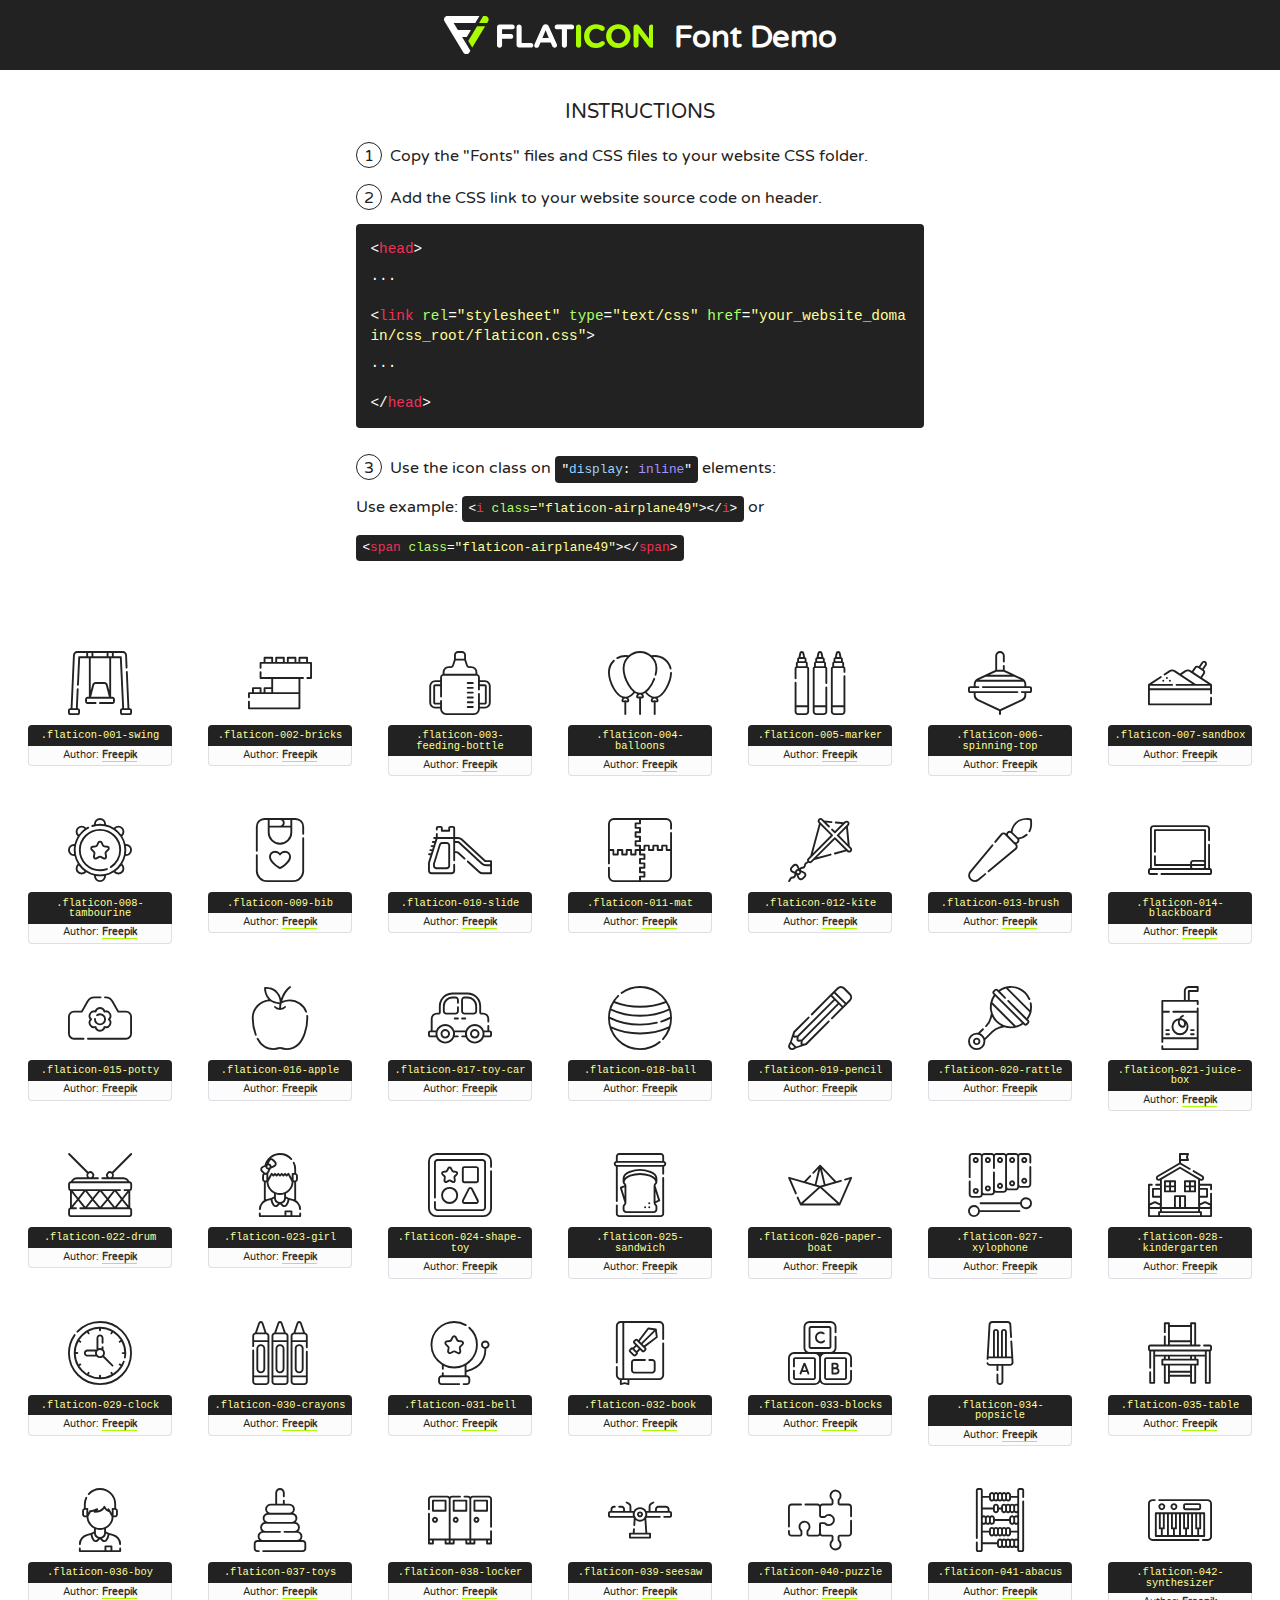
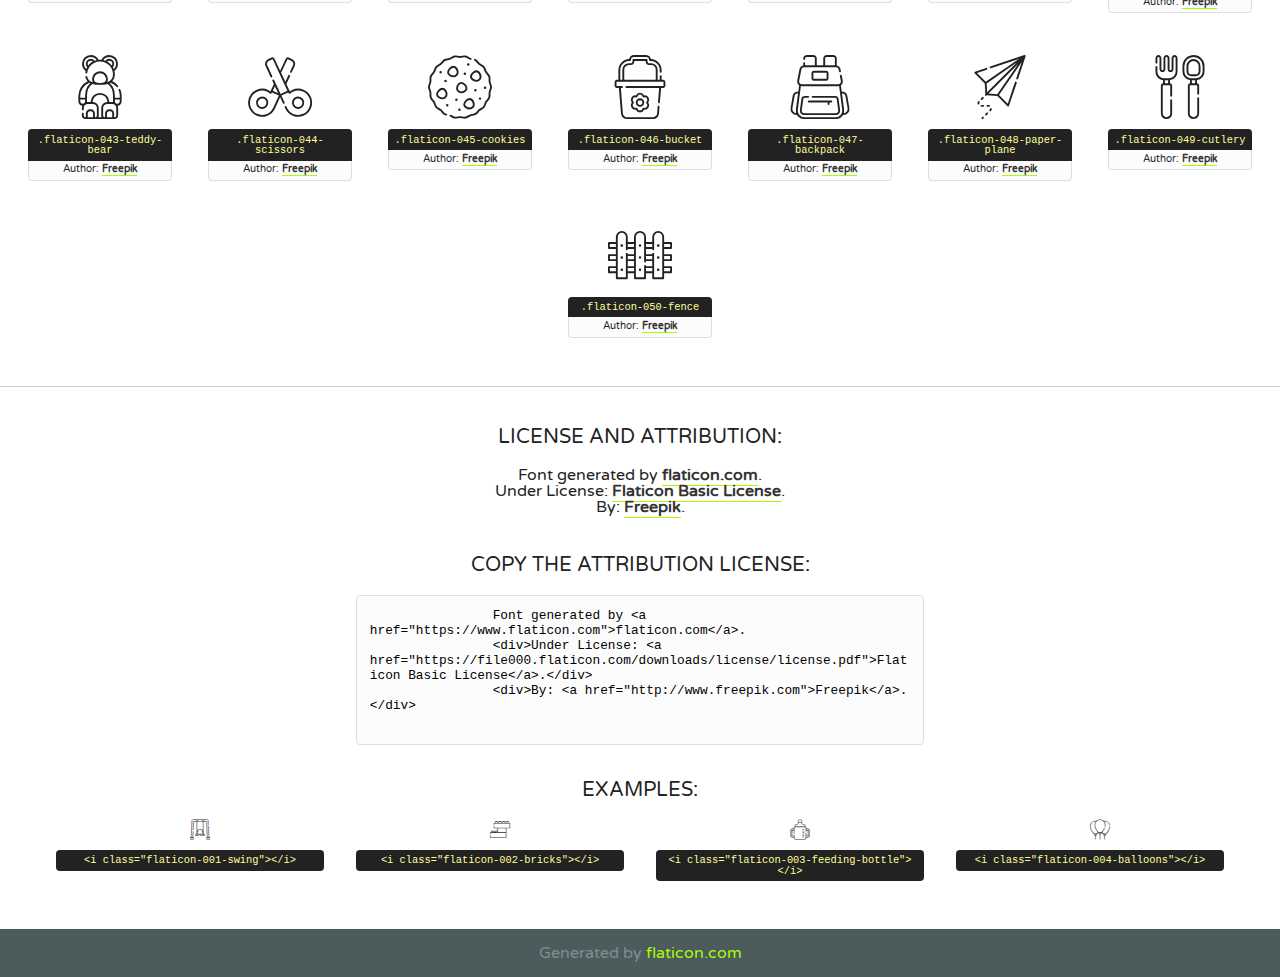
<file: lib/flaticon/font/flaticon.html>
<!DOCTYPE html>
<!--
  Flaticon icon font: Flaticon
  Creation date: 11/06/2020 07:22
-->
<html>
    <!DOCTYPE html>

    <head>
        <title>Flaticon WebFont</title>
        <link href="http://fonts.googleapis.com/css?family=Varela+Round" rel="stylesheet" type="text/css" />
        <link rel="stylesheet" type="text/css" href="flaticon.css">
        <meta charset="UTF-8">
        <style>
            html, body, div, span, applet, object, iframe,
            h1, h2, h3, h4, h5, h6, p, blockquote, pre,
            a, abbr, acronym, address, big, cite, code,
            del, dfn, em, img, ins, kbd, q, s, samp,
            small, strike, strong, sub, sup, tt, var,
            b, u, i, center,
            dl, dt, dd, ol, ul, li,
            fieldset, form, label, legend,
            table, caption, tbody, tfoot, thead, tr, th, td,
            article, aside, canvas, details, embed,
            figure, figcaption, footer, header, hgroup,
            menu, nav, output, ruby, section, summary,
            time, mark, audio, video {
                margin: 0;
                padding: 0;
                border: 0;
                font-size: 100%;
                font: inherit;
                vertical-align: baseline;
            }
            /* HTML5 display-role reset for older browsers */
            article, aside, details, figcaption, figure,
            footer, header, hgroup, menu, nav, section {
                display: block;
            }
            body {
                line-height: 1;
            }
            ol, ul {
                list-style: none;
            }
            blockquote, q {
                quotes: none;
            }
            blockquote:before, blockquote:after,
            q:before, q:after {
                content: '';
                content: none;
            }
            table {
                border-collapse: collapse;
                border-spacing: 0;
            }
            body {
                font-family: 'Varela Round', Helvetica, Arial, sans-serif;
                font-size: 16px;
                color: #222;
            }
            a {
                color: #333;
                border-bottom: 1px solid #a9fd00;
                font-weight: bold;
                text-decoration: none;
            }
            * {
                -moz-box-sizing: border-box;
                -webkit-box-sizing: border-box;
                box-sizing: border-box;
                margin: 0;
                padding: 0;
            }
            [class^="flaticon-"]:before, [class*=" flaticon-"]:before, [class^="flaticon-"]:after, [class*=" flaticon-"]:after {
                font-family: Flaticon;
                font-size: 30px;
                font-style: normal;
                margin-left: 20px;
                color: #333;
            }
            .wrapper {
                max-width: 600px;
                margin: auto;
                padding: 0 1em;
            }
            .title {
                font-size: 1.25em;
                text-align: center;
                margin-bottom: 1em;
                text-transform: uppercase;
            }
            header {
                text-align: center;
                background-color: #222;
                color: #fff;
                padding: 1em;
            }
            header .logo {
                width: 210px;
                height: 38px;
                display: inline-block;
                vertical-align: middle;
                margin-right: 1em;
                border: none;
            }
            header strong {
                font-size: 1.95em;
                font-weight: bold;
                vertical-align: middle;
                margin-top: 5px;
                display: inline-block;
            }
            .demo {
                margin: 2em auto;
                line-height: 1.25em;
            }
            .demo ul li {
                margin-bottom: 1em;
            }
            .demo ul li .num {
                color: #222;
                border-radius: 20px;
                display: inline-block;
                width: 26px;
                padding: 3px;
                height: 26px;
                text-align: center;
                margin-right: 0.5em;
                border: 1px solid #222;
            }
            .demo ul li code {
                background-color: #222;
                border-radius: 4px;
                padding: 0.25em 0.5em;
                display: inline-block;
                color: #fff;
                font-family: Consolas,Monaco,Lucida Console,Liberation Mono,DejaVu Sans Mono,Bitstream Vera Sans Mono,Courier New, monospace;
                font-weight: lighter;
                margin-top: 1em;
                font-size: 0.8em;
                word-break: break-all;
            }
            .demo ul li code.big {
                padding: 1em;
                font-size: 0.9em;
            }
            .demo ul li code .red {
                color: #EF3159;
            }
            .demo ul li code .green {
                color: #ACFF65;
            }
            .demo ul li code .yellow {
                color: #FFFF99;
            }
            .demo ul li code .blue {
                color: #99D3FF;
            }
            .demo ul li code .purple {
                color: #A295FF;
            }
            .demo ul li code .dots {
                margin-top: 0.5em;
                display: block;
            }
            #glyphs {
                border-bottom: 1px solid #ccc;
                padding: 2em 0;
                text-align: center;
            }
            .glyph {
                display: inline-block;
                width: 9em;
                margin: 1em;
                text-align: center;
                vertical-align: top;
                background: #FFF;
            }
            .glyph .glyph-icon {
                padding: 10px;
                display: block;
                font-family:"Flaticon";
                font-size: 64px;
                line-height: 1;
            }
            .glyph .glyph-icon:before {
                font-size: 64px;
                color: #222;
                margin-left: 0;
            }
            .class-name {
                font-size: 0.65em;
                background-color: #222;
                color: #fff;
                border-radius: 4px 4px 0 0;
                padding: 0.5em;
                color: #FFFF99;
                font-family: Consolas,Monaco,Lucida Console,Liberation Mono,DejaVu Sans Mono,Bitstream Vera Sans Mono,Courier New, monospace;
            }
            .author-name {
                font-size: 0.6em;
                background-color: #fcfcfd;
                border: 1px solid #DEDEE4;
                border-top: 0;
                border-radius: 0 0 4px 4px;
                padding: 0.5em;
            }
            .class-name:last-child {
                font-size: 10px;
                color:#888;
            }
            .class-name:last-child a {
                font-size: 10px;
                color:#555;
            }
            .class-name:last-child a:hover {
                color:#a9fd00;
            }
            .glyph > input {
                display: block;
                width: 100px;
                margin: 5px auto;
                text-align: center;
                font-size: 12px;
                cursor: text;
            }
            .glyph > input.icon-input {
                font-family:"Flaticon";
                font-size: 16px;
                margin-bottom: 10px;
            }
            .attribution .title {
                margin-top: 2em;
            }
            .attribution textarea {
                background-color: #fcfcfd;
                padding: 1em;
                border: none;
                box-shadow: none;
                border: 1px solid #DEDEE4;
                border-radius: 4px;
                resize: none;
                width: 100%;
                height: 150px;
                font-size: 0.8em;
                font-family: Consolas,Monaco,Lucida Console,Liberation Mono,DejaVu Sans Mono,Bitstream Vera Sans Mono,Courier New, monospace;
                -webkit-appearance: none;
            }
            .iconsuse {
                margin: 2em auto;
                text-align: center;
                max-width: 1200px;
            }
            .iconsuse:after {
                content: '';
                display: table;
                clear: both;
            }
            .iconsuse .image {
                float: left;
                width: 25%;
                padding: 0 1em;
            }
            .iconsuse .image p {
                margin-bottom: 1em;
            }
            .iconsuse .image span {
                display: block;
                font-size: 0.65em;
                background-color: #222;
                color: #fff;
                border-radius: 4px;
                padding: 0.5em;
                color: #FFFF99;
                margin-top: 1em;
                font-family: Consolas,Monaco,Lucida Console,Liberation Mono,DejaVu Sans Mono,Bitstream Vera Sans Mono,Courier New, monospace;
            }
            #footer {
                text-align: center;
                background-color: #4C5B5C;
                color: #7c9192;
                padding: 1em;
            }
            #footer a {
                border: none;
                color: #a9fd00;
                font-weight: normal;
            }
            @media (max-width: 960px) {
                .iconsuse .image {
                    width: 50%;
                }
            }
            @media (max-width: 560px) {
                .iconsuse .image {
                    width: 100%;
                }
            }
            .attrDiv {

            }
        </style>
        <link rel="stylesheet" href="flaticon.css">
    </head>

    <body class="characters-off">
        <header>
            <a href="https://www.flaticon.com" target="_blank" class="logo">
                <svg version="1.1" xmlns="http://www.w3.org/2000/svg" xmlns:xlink="http://www.w3.org/1999/xlink" xmlns:a="http://ns.adobe.com/AdobeSVGViewerExtensions/3.0/" viewBox="0 0 560.875 102.036" enable-background="new 0 0 560.875 102.036" xml:space="preserve">
                        <defs>
                        </defs>
                        <g>
                            <g class="letters">
                                <path fill="#ffffff" d="M141.596,29.675c0-3.777,2.985-6.767,6.764-6.767h34.438c3.426,0,6.15,2.728,6.15,6.15
                                c0,3.43-2.724,6.149-6.15,6.149h-27.674v13.091h23.719c3.429,0,6.151,2.724,6.151,6.15c0,3.43-2.723,6.149-6.151,6.149h-23.719
                                v17.574c0,3.773-2.986,6.761-6.764,6.761c-3.779,0-6.764-2.989-6.764-6.761V29.675z"></path>
                                <path fill="#ffffff" d="M193.844,29.149c0-3.781,2.985-6.767,6.764-6.767c3.776,0,6.763,2.985,6.763,6.767v42.957h25.039
                                c3.426,0,6.149,2.726,6.149,6.153c0,3.425-2.723,6.15-6.149,6.15h-31.802c-3.779,0-6.764-2.986-6.764-6.768V29.149z"></path>
                                <path fill="#ffffff" d="M241.891,75.71l21.438-48.407c1.492-3.341,4.215-5.357,7.906-5.357h0.792
                                c3.686,0,6.323,2.017,7.815,5.357l21.439,48.407c0.436,0.967,0.701,1.845,0.701,2.723c0,3.602-2.809,6.501-6.414,6.501
                                c-3.161,0-5.269-1.845-6.499-4.655l-4.132-9.661h-27.059l-4.301,10.102c-1.144,2.631-3.426,4.214-6.237,4.214
                                c-3.517,0-6.24-2.81-6.24-6.325C241.1,77.64,241.451,76.677,241.891,75.71z M279.932,58.666l-8.521-20.297l-8.526,20.297H279.932
                                z"></path>
                                <path fill="#ffffff" d="M314.864,35.387H301.86c-3.429,0-6.239-2.813-6.239-6.238c0-3.429,2.811-6.24,6.239-6.24h39.533
                                c3.426,0,6.237,2.811,6.237,6.24c0,3.425-2.811,6.238-6.237,6.238h-13.001v42.785c0,3.773-2.99,6.761-6.764,6.761
                                c-3.779,0-6.764-2.989-6.764-6.761V35.387z"></path>
                                <path fill="#A9FD00" d="M352.615,29.149c0-3.781,2.985-6.767,6.767-6.767c3.774,0,6.761,2.985,6.761,6.767v49.024
                                c0,3.773-2.987,6.761-6.761,6.761c-3.781,0-6.767-2.989-6.767-6.761V29.149z"></path>
                                <path fill="#A9FD00" d="M374.132,53.836v-0.179c0-17.481,13.178-31.801,32.065-31.801c9.22,0,15.459,2.458,20.557,6.238
                                c1.402,1.054,2.637,2.985,2.637,5.357c0,3.692-2.985,6.59-6.681,6.59c-1.845,0-3.071-0.702-4.044-1.319
                                c-3.776-2.813-7.729-4.393-12.562-4.393c-10.364,0-17.831,8.611-17.831,19.154v0.173c0,10.542,7.291,19.329,17.831,19.329
                                c5.715,0,9.492-1.756,13.359-4.834c1.049-0.874,2.458-1.491,4.039-1.491c3.429,0,6.325,2.813,6.325,6.236
                                c0,2.106-1.056,3.78-2.282,4.834c-5.539,4.834-12.036,7.733-21.878,7.733C387.572,85.464,374.132,71.493,374.132,53.836z"></path>
                                <path fill="#A9FD00" d="M433.009,53.836v-0.179c0-17.481,13.79-31.801,32.766-31.801c18.981,0,32.592,14.143,32.592,31.628v0.173
                                c0,17.483-13.785,31.807-32.769,31.807C446.625,85.464,433.009,71.32,433.009,53.836z M484.224,53.836v-0.179
                                c0-10.539-7.725-19.326-18.626-19.326c-10.893,0-18.449,8.611-18.449,19.154v0.173c0,10.542,7.73,19.329,18.626,19.329
                                C476.676,72.986,484.224,64.378,484.224,53.836z"></path>
                                <path fill="#A9FD00" d="M506.233,29.321c0-3.774,2.99-6.763,6.767-6.763h1.401c3.252,0,5.183,1.583,7.029,3.953l26.093,34.265
                                V29.059c0-3.692,2.99-6.677,6.681-6.677c3.683,0,6.671,2.985,6.671,6.677v48.934c0,3.78-2.987,6.765-6.764,6.765h-0.436
                                c-3.257,0-5.188-1.581-7.034-3.953l-27.056-35.492v32.944c0,3.687-2.985,6.676-6.678,6.676c-3.683,0-6.673-2.989-6.673-6.676
                                V29.321z"></path>
                            </g>
                            <g class="insignia">
                                <path fill="#ffffff" d="M48.372,56.137h12.517l11.156-18.537H37.186L25.688,18.539h57.825L94.668,0H9.271
                                C5.925,0,2.842,1.801,1.198,4.716c-1.644,2.907-1.593,6.482,0.134,9.343l50.38,83.501c1.678,2.781,4.689,4.476,7.938,4.476
                                c3.246,0,6.257-1.695,7.935-4.476l2.898-4.804L48.372,56.137z"></path>
                                <g class="i">
                                    <path fill="#A9FD00" d="M93.575,18.539h0.031v0.004l21.652,0.004l2.705-4.488c1.727-2.861,1.778-6.436,0.133-9.343
                                    C116.454,1.801,113.371,0,110.026,0h-5.294L93.575,18.539z"></path>
                                    <polygon fill="#A9FD00" points="88.291,27.356 64.725,66.486 75.519,84.404 109.942,27.356"></polygon>
                                </g>
                            </g>
                        </g>
                    </svg>
            </a>
            <strong>Font Demo</strong>
        </header>

        <section class="demo wrapper">
            <p class="title">Instructions</p>
            <ul>
                <li>
                    <span class="num">1</span>Copy the "Fonts" files and CSS files to your website CSS folder.
                </li>
                <li>
                    <span class="num">2</span>Add the CSS link to your website source code on header.
                    <code class="big">
                        &lt;<span class="red">head</span>&gt;
                        <br/><span class="dots">...</span>
                        <br/>&lt;<span class="red">link</span> <span class="green">rel</span>=<span class="yellow">"stylesheet"</span> <span class="green">type</span>=<span class="yellow">"text/css"</span> <span class="green">href</span>=<span class="yellow">"your_website_domain/css_root/flaticon.css"</span>&gt;
                        <br/><span class="dots">...</span>
                        <br/>&lt;/<span class="red">head</span>&gt;
                    </code>
                </li>

                <li>
                    <p>
                        <span class="num">3</span>Use the icon class on <code>"<span class="blue">display</span>:<span class="purple"> inline</span>"</code> elements:
                        <br />
                        Use example:
                        <code>
                            &lt;<span class="red">i</span> <span class="green">class</span>=<span class="yellow">&quot;flaticon-airplane49&quot;</span>&gt;&lt;/<span class="red">i</span>&gt;
                        </code> or
                        <code>&lt;<span class="red">span</span> <span class="green">class</span>=<span class="yellow">&quot;flaticon-airplane49&quot;</span>&gt;&lt;/<span class="red">span</span>&gt;</code>
                    </p>
                </li>
            </ul>
        </section>

        <section id="glyphs">
            
            <div class="glyph"><div class="glyph-icon flaticon-001-swing"></div>
                <div class="class-name">.flaticon-001-swing</div>
                <div class="author-name">Author: <a href="http://www.freepik.com" title="Freepik">Freepik</a> </div>
            </div>
            
            <div class="glyph"><div class="glyph-icon flaticon-002-bricks"></div>
                <div class="class-name">.flaticon-002-bricks</div>
                <div class="author-name">Author: <a href="http://www.freepik.com" title="Freepik">Freepik</a> </div>
            </div>
            
            <div class="glyph"><div class="glyph-icon flaticon-003-feeding-bottle"></div>
                <div class="class-name">.flaticon-003-feeding-bottle</div>
                <div class="author-name">Author: <a href="http://www.freepik.com" title="Freepik">Freepik</a> </div>
            </div>
            
            <div class="glyph"><div class="glyph-icon flaticon-004-balloons"></div>
                <div class="class-name">.flaticon-004-balloons</div>
                <div class="author-name">Author: <a href="http://www.freepik.com" title="Freepik">Freepik</a> </div>
            </div>
            
            <div class="glyph"><div class="glyph-icon flaticon-005-marker"></div>
                <div class="class-name">.flaticon-005-marker</div>
                <div class="author-name">Author: <a href="http://www.freepik.com" title="Freepik">Freepik</a> </div>
            </div>
            
            <div class="glyph"><div class="glyph-icon flaticon-006-spinning-top"></div>
                <div class="class-name">.flaticon-006-spinning-top</div>
                <div class="author-name">Author: <a href="http://www.freepik.com" title="Freepik">Freepik</a> </div>
            </div>
            
            <div class="glyph"><div class="glyph-icon flaticon-007-sandbox"></div>
                <div class="class-name">.flaticon-007-sandbox</div>
                <div class="author-name">Author: <a href="http://www.freepik.com" title="Freepik">Freepik</a> </div>
            </div>
            
            <div class="glyph"><div class="glyph-icon flaticon-008-tambourine"></div>
                <div class="class-name">.flaticon-008-tambourine</div>
                <div class="author-name">Author: <a href="http://www.freepik.com" title="Freepik">Freepik</a> </div>
            </div>
            
            <div class="glyph"><div class="glyph-icon flaticon-009-bib"></div>
                <div class="class-name">.flaticon-009-bib</div>
                <div class="author-name">Author: <a href="http://www.freepik.com" title="Freepik">Freepik</a> </div>
            </div>
            
            <div class="glyph"><div class="glyph-icon flaticon-010-slide"></div>
                <div class="class-name">.flaticon-010-slide</div>
                <div class="author-name">Author: <a href="http://www.freepik.com" title="Freepik">Freepik</a> </div>
            </div>
            
            <div class="glyph"><div class="glyph-icon flaticon-011-mat"></div>
                <div class="class-name">.flaticon-011-mat</div>
                <div class="author-name">Author: <a href="http://www.freepik.com" title="Freepik">Freepik</a> </div>
            </div>
            
            <div class="glyph"><div class="glyph-icon flaticon-012-kite"></div>
                <div class="class-name">.flaticon-012-kite</div>
                <div class="author-name">Author: <a href="http://www.freepik.com" title="Freepik">Freepik</a> </div>
            </div>
            
            <div class="glyph"><div class="glyph-icon flaticon-013-brush"></div>
                <div class="class-name">.flaticon-013-brush</div>
                <div class="author-name">Author: <a href="http://www.freepik.com" title="Freepik">Freepik</a> </div>
            </div>
            
            <div class="glyph"><div class="glyph-icon flaticon-014-blackboard"></div>
                <div class="class-name">.flaticon-014-blackboard</div>
                <div class="author-name">Author: <a href="http://www.freepik.com" title="Freepik">Freepik</a> </div>
            </div>
            
            <div class="glyph"><div class="glyph-icon flaticon-015-potty"></div>
                <div class="class-name">.flaticon-015-potty</div>
                <div class="author-name">Author: <a href="http://www.freepik.com" title="Freepik">Freepik</a> </div>
            </div>
            
            <div class="glyph"><div class="glyph-icon flaticon-016-apple"></div>
                <div class="class-name">.flaticon-016-apple</div>
                <div class="author-name">Author: <a href="http://www.freepik.com" title="Freepik">Freepik</a> </div>
            </div>
            
            <div class="glyph"><div class="glyph-icon flaticon-017-toy-car"></div>
                <div class="class-name">.flaticon-017-toy-car</div>
                <div class="author-name">Author: <a href="http://www.freepik.com" title="Freepik">Freepik</a> </div>
            </div>
            
            <div class="glyph"><div class="glyph-icon flaticon-018-ball"></div>
                <div class="class-name">.flaticon-018-ball</div>
                <div class="author-name">Author: <a href="http://www.freepik.com" title="Freepik">Freepik</a> </div>
            </div>
            
            <div class="glyph"><div class="glyph-icon flaticon-019-pencil"></div>
                <div class="class-name">.flaticon-019-pencil</div>
                <div class="author-name">Author: <a href="http://www.freepik.com" title="Freepik">Freepik</a> </div>
            </div>
            
            <div class="glyph"><div class="glyph-icon flaticon-020-rattle"></div>
                <div class="class-name">.flaticon-020-rattle</div>
                <div class="author-name">Author: <a href="http://www.freepik.com" title="Freepik">Freepik</a> </div>
            </div>
            
            <div class="glyph"><div class="glyph-icon flaticon-021-juice-box"></div>
                <div class="class-name">.flaticon-021-juice-box</div>
                <div class="author-name">Author: <a href="http://www.freepik.com" title="Freepik">Freepik</a> </div>
            </div>
            
            <div class="glyph"><div class="glyph-icon flaticon-022-drum"></div>
                <div class="class-name">.flaticon-022-drum</div>
                <div class="author-name">Author: <a href="http://www.freepik.com" title="Freepik">Freepik</a> </div>
            </div>
            
            <div class="glyph"><div class="glyph-icon flaticon-023-girl"></div>
                <div class="class-name">.flaticon-023-girl</div>
                <div class="author-name">Author: <a href="http://www.freepik.com" title="Freepik">Freepik</a> </div>
            </div>
            
            <div class="glyph"><div class="glyph-icon flaticon-024-shape-toy"></div>
                <div class="class-name">.flaticon-024-shape-toy</div>
                <div class="author-name">Author: <a href="http://www.freepik.com" title="Freepik">Freepik</a> </div>
            </div>
            
            <div class="glyph"><div class="glyph-icon flaticon-025-sandwich"></div>
                <div class="class-name">.flaticon-025-sandwich</div>
                <div class="author-name">Author: <a href="http://www.freepik.com" title="Freepik">Freepik</a> </div>
            </div>
            
            <div class="glyph"><div class="glyph-icon flaticon-026-paper-boat"></div>
                <div class="class-name">.flaticon-026-paper-boat</div>
                <div class="author-name">Author: <a href="http://www.freepik.com" title="Freepik">Freepik</a> </div>
            </div>
            
            <div class="glyph"><div class="glyph-icon flaticon-027-xylophone"></div>
                <div class="class-name">.flaticon-027-xylophone</div>
                <div class="author-name">Author: <a href="http://www.freepik.com" title="Freepik">Freepik</a> </div>
            </div>
            
            <div class="glyph"><div class="glyph-icon flaticon-028-kindergarten"></div>
                <div class="class-name">.flaticon-028-kindergarten</div>
                <div class="author-name">Author: <a href="http://www.freepik.com" title="Freepik">Freepik</a> </div>
            </div>
            
            <div class="glyph"><div class="glyph-icon flaticon-029-clock"></div>
                <div class="class-name">.flaticon-029-clock</div>
                <div class="author-name">Author: <a href="http://www.freepik.com" title="Freepik">Freepik</a> </div>
            </div>
            
            <div class="glyph"><div class="glyph-icon flaticon-030-crayons"></div>
                <div class="class-name">.flaticon-030-crayons</div>
                <div class="author-name">Author: <a href="http://www.freepik.com" title="Freepik">Freepik</a> </div>
            </div>
            
            <div class="glyph"><div class="glyph-icon flaticon-031-bell"></div>
                <div class="class-name">.flaticon-031-bell</div>
                <div class="author-name">Author: <a href="http://www.freepik.com" title="Freepik">Freepik</a> </div>
            </div>
            
            <div class="glyph"><div class="glyph-icon flaticon-032-book"></div>
                <div class="class-name">.flaticon-032-book</div>
                <div class="author-name">Author: <a href="http://www.freepik.com" title="Freepik">Freepik</a> </div>
            </div>
            
            <div class="glyph"><div class="glyph-icon flaticon-033-blocks"></div>
                <div class="class-name">.flaticon-033-blocks</div>
                <div class="author-name">Author: <a href="http://www.freepik.com" title="Freepik">Freepik</a> </div>
            </div>
            
            <div class="glyph"><div class="glyph-icon flaticon-034-popsicle"></div>
                <div class="class-name">.flaticon-034-popsicle</div>
                <div class="author-name">Author: <a href="http://www.freepik.com" title="Freepik">Freepik</a> </div>
            </div>
            
            <div class="glyph"><div class="glyph-icon flaticon-035-table"></div>
                <div class="class-name">.flaticon-035-table</div>
                <div class="author-name">Author: <a href="http://www.freepik.com" title="Freepik">Freepik</a> </div>
            </div>
            
            <div class="glyph"><div class="glyph-icon flaticon-036-boy"></div>
                <div class="class-name">.flaticon-036-boy</div>
                <div class="author-name">Author: <a href="http://www.freepik.com" title="Freepik">Freepik</a> </div>
            </div>
            
            <div class="glyph"><div class="glyph-icon flaticon-037-toys"></div>
                <div class="class-name">.flaticon-037-toys</div>
                <div class="author-name">Author: <a href="http://www.freepik.com" title="Freepik">Freepik</a> </div>
            </div>
            
            <div class="glyph"><div class="glyph-icon flaticon-038-locker"></div>
                <div class="class-name">.flaticon-038-locker</div>
                <div class="author-name">Author: <a href="http://www.freepik.com" title="Freepik">Freepik</a> </div>
            </div>
            
            <div class="glyph"><div class="glyph-icon flaticon-039-seesaw"></div>
                <div class="class-name">.flaticon-039-seesaw</div>
                <div class="author-name">Author: <a href="http://www.freepik.com" title="Freepik">Freepik</a> </div>
            </div>
            
            <div class="glyph"><div class="glyph-icon flaticon-040-puzzle"></div>
                <div class="class-name">.flaticon-040-puzzle</div>
                <div class="author-name">Author: <a href="http://www.freepik.com" title="Freepik">Freepik</a> </div>
            </div>
            
            <div class="glyph"><div class="glyph-icon flaticon-041-abacus"></div>
                <div class="class-name">.flaticon-041-abacus</div>
                <div class="author-name">Author: <a href="http://www.freepik.com" title="Freepik">Freepik</a> </div>
            </div>
            
            <div class="glyph"><div class="glyph-icon flaticon-042-synthesizer"></div>
                <div class="class-name">.flaticon-042-synthesizer</div>
                <div class="author-name">Author: <a href="http://www.freepik.com" title="Freepik">Freepik</a> </div>
            </div>
            
            <div class="glyph"><div class="glyph-icon flaticon-043-teddy-bear"></div>
                <div class="class-name">.flaticon-043-teddy-bear</div>
                <div class="author-name">Author: <a href="http://www.freepik.com" title="Freepik">Freepik</a> </div>
            </div>
            
            <div class="glyph"><div class="glyph-icon flaticon-044-scissors"></div>
                <div class="class-name">.flaticon-044-scissors</div>
                <div class="author-name">Author: <a href="http://www.freepik.com" title="Freepik">Freepik</a> </div>
            </div>
            
            <div class="glyph"><div class="glyph-icon flaticon-045-cookies"></div>
                <div class="class-name">.flaticon-045-cookies</div>
                <div class="author-name">Author: <a href="http://www.freepik.com" title="Freepik">Freepik</a> </div>
            </div>
            
            <div class="glyph"><div class="glyph-icon flaticon-046-bucket"></div>
                <div class="class-name">.flaticon-046-bucket</div>
                <div class="author-name">Author: <a href="http://www.freepik.com" title="Freepik">Freepik</a> </div>
            </div>
            
            <div class="glyph"><div class="glyph-icon flaticon-047-backpack"></div>
                <div class="class-name">.flaticon-047-backpack</div>
                <div class="author-name">Author: <a href="http://www.freepik.com" title="Freepik">Freepik</a> </div>
            </div>
            
            <div class="glyph"><div class="glyph-icon flaticon-048-paper-plane"></div>
                <div class="class-name">.flaticon-048-paper-plane</div>
                <div class="author-name">Author: <a href="http://www.freepik.com" title="Freepik">Freepik</a> </div>
            </div>
            
            <div class="glyph"><div class="glyph-icon flaticon-049-cutlery"></div>
                <div class="class-name">.flaticon-049-cutlery</div>
                <div class="author-name">Author: <a href="http://www.freepik.com" title="Freepik">Freepik</a> </div>
            </div>
            
            <div class="glyph"><div class="glyph-icon flaticon-050-fence"></div>
                <div class="class-name">.flaticon-050-fence</div>
                <div class="author-name">Author: <a href="http://www.freepik.com" title="Freepik">Freepik</a> </div>
            </div>
            
        </section>

        <section class="attribution wrapper"   style="text-align:center;">
            <div class="title">License and attribution:</div>
            <div class="attrDiv">Font generated by <a href="https://www.flaticon.com">flaticon.com</a>.</div>
            <div class="attrDiv">Under License: <a href="https://file000.flaticon.com/downloads/license/license.pdf">Flaticon Basic License</a>.</div>
            <div class="attrDiv">By: <a href="http://www.freepik.com">Freepik</a>.</div>

            <div class="title">Copy the Attribution License:</div>
            <textarea onclick="this.focus();this.select();">
                Font generated by &lt;a href=&quot;https://www.flaticon.com&quot;&gt;flaticon.com&lt;/a&gt;.
                <div>Under License: <a href="https://file000.flaticon.com/downloads/license/license.pdf">Flaticon Basic License</a>.</div>
                <div>By: <a href="http://www.freepik.com">Freepik</a>.</div>
            </textarea>
        </section>

        <section class="iconsuse">
            <div class="title">Examples:</div>
            
            <div class="image">
                <p>
                    <i class="glyph-icon flaticon-001-swing"></i>
                    <span>&lt;i class=&quot;flaticon-001-swing&quot;&gt;&lt;/i&gt;</span>
                </p>
            </div>
            
            <div class="image">
                <p>
                    <i class="glyph-icon flaticon-002-bricks"></i>
                    <span>&lt;i class=&quot;flaticon-002-bricks&quot;&gt;&lt;/i&gt;</span>
                </p>
            </div>
            
            <div class="image">
                <p>
                    <i class="glyph-icon flaticon-003-feeding-bottle"></i>
                    <span>&lt;i class=&quot;flaticon-003-feeding-bottle&quot;&gt;&lt;/i&gt;</span>
                </p>
            </div>
            
            <div class="image">
                <p>
                    <i class="glyph-icon flaticon-004-balloons"></i>
                    <span>&lt;i class=&quot;flaticon-004-balloons&quot;&gt;&lt;/i&gt;</span>
                </p>
            </div>
            
        </section>

        <div id="footer">
            <div>Generated by <a href="https://www.flaticon.com">flaticon.com</a></div>
        </div>
    </body>
</html>
</file>
<file: lib/flaticon/font/flaticon.css>
@font-face {
  font-family: "Flaticon";
  src: url("./Flaticon.eot");
  src: url("./Flaticon.eot?#iefix") format("embedded-opentype"),
       url("./Flaticon.woff2") format("woff2"),
       url("./Flaticon.woff") format("woff"),
       url("./Flaticon.ttf") format("truetype"),
       url("./Flaticon.svg#Flaticon") format("svg");
  font-weight: normal;
  font-style: normal;
}

@media screen and (-webkit-min-device-pixel-ratio:0) {
  @font-face {
    font-family: "Flaticon";
    src: url("./Flaticon.svg#Flaticon") format("svg");
  }
}

[class^="flaticon-"]:before, [class*=" flaticon-"]:before,
[class^="flaticon-"]:after, [class*=" flaticon-"]:after {   
  font-family: Flaticon;
        font-size: 20px;
font-style: normal;
margin-left: 20px;
}

.flaticon-001-swing:before { content: "\f100"; }
.flaticon-002-bricks:before { content: "\f101"; }
.flaticon-003-feeding-bottle:before { content: "\f102"; }
.flaticon-004-balloons:before { content: "\f103"; }
.flaticon-005-marker:before { content: "\f104"; }
.flaticon-006-spinning-top:before { content: "\f105"; }
.flaticon-007-sandbox:before { content: "\f106"; }
.flaticon-008-tambourine:before { content: "\f107"; }
.flaticon-009-bib:before { content: "\f108"; }
.flaticon-010-slide:before { content: "\f109"; }
.flaticon-011-mat:before { content: "\f10a"; }
.flaticon-012-kite:before { content: "\f10b"; }
.flaticon-013-brush:before { content: "\f10c"; }
.flaticon-014-blackboard:before { content: "\f10d"; }
.flaticon-015-potty:before { content: "\f10e"; }
.flaticon-016-apple:before { content: "\f10f"; }
.flaticon-017-toy-car:before { content: "\f110"; }
.flaticon-018-ball:before { content: "\f111"; }
.flaticon-019-pencil:before { content: "\f112"; }
.flaticon-020-rattle:before { content: "\f113"; }
.flaticon-021-juice-box:before { content: "\f114"; }
.flaticon-022-drum:before { content: "\f115"; }
.flaticon-023-girl:before { content: "\f116"; }
.flaticon-024-shape-toy:before { content: "\f117"; }
.flaticon-025-sandwich:before { content: "\f118"; }
.flaticon-026-paper-boat:before { content: "\f119"; }
.flaticon-027-xylophone:before { content: "\f11a"; }
.flaticon-028-kindergarten:before { content: "\f11b"; }
.flaticon-029-clock:before { content: "\f11c"; }
.flaticon-030-crayons:before { content: "\f11d"; }
.flaticon-031-bell:before { content: "\f11e"; }
.flaticon-032-book:before { content: "\f11f"; }
.flaticon-033-blocks:before { content: "\f120"; }
.flaticon-034-popsicle:before { content: "\f121"; }
.flaticon-035-table:before { content: "\f122"; }
.flaticon-036-boy:before { content: "\f123"; }
.flaticon-037-toys:before { content: "\f124"; }
.flaticon-038-locker:before { content: "\f125"; }
.flaticon-039-seesaw:before { content: "\f126"; }
.flaticon-040-puzzle:before { content: "\f127"; }
.flaticon-041-abacus:before { content: "\f128"; }
.flaticon-042-synthesizer:before { content: "\f129"; }
.flaticon-043-teddy-bear:before { content: "\f12a"; }
.flaticon-044-scissors:before { content: "\f12b"; }
.flaticon-045-cookies:before { content: "\f12c"; }
.flaticon-046-bucket:before { content: "\f12d"; }
.flaticon-047-backpack:before { content: "\f12e"; }
.flaticon-048-paper-plane:before { content: "\f12f"; }
.flaticon-049-cutlery:before { content: "\f130"; }
.flaticon-050-fence:before { content: "\f131"; }
</file>
<file: css/style.css>
/******* Bootstrap Theming ********/
/*!
 * Bootstrap v4.5.3 (https://getbootstrap.com/)
 * Copyright 2011-2020 The Bootstrap Authors
 * Copyright 2011-2020 Twitter, Inc.
 * Licensed under MIT (https://github.com/twbs/bootstrap/blob/main/LICENSE)
 */
:root {
  --blue: #007bff;
  --indigo: #6610f2;
  --purple: #6f42c1;
  --pink: #e83e8c;
  --red: #dc3545;
  --orange: #fd7e14;
  --yellow: #ffc107;
  --green: #28a745;
  --teal: #20c997;
  --cyan: #17a2b8;
  --white: #fff;
  --gray: #6c757d;
  --gray-dark: #343a40;
  --primary: #17a2b8;
  --secondary: #00394f;
  --success: #28a745;
  --info: #17a2b8;
  --warning: #ffc107;
  --danger: #dc3545;
  --light: #f8f9fa;
  --dark: #343a40;
  --breakpoint-xs: 0;
  --breakpoint-sm: 576px;
  --breakpoint-md: 768px;
  --breakpoint-lg: 992px;
  --breakpoint-xl: 1200px;
  --font-family-sans-serif: "Nunito", sans-serif;
  --font-family-monospace: SFMono-Regular, Menlo, Monaco, Consolas, "Liberation Mono", "Courier New", monospace;
}

*,
*::before,
*::after {
  box-sizing: border-box;
}

html {
  font-family: sans-serif;
  line-height: 1.15;
  -webkit-text-size-adjust: 100%;
  -webkit-tap-highlight-color: rgba(0, 0, 0, 0);
}

article, aside, figcaption, figure, footer, header, hgroup, main, nav, section {
  display: block;
}

body {
  margin: 0;
  font-family: "Nunito", sans-serif;
  font-size: 1rem;
  font-weight: 400;
  line-height: 1.5;
  color: #666666;
  text-align: left;
  background-color: #fff;
}

[tabindex="-1"]:focus:not(:focus-visible) {
  outline: 0 !important;
}

hr {
  box-sizing: content-box;
  height: 0;
  overflow: visible;
}

h1, h2, h3, h4, h5, h6 {
  margin-top: 0;
  margin-bottom: 0.5rem;
}

p {
  margin-top: 0;
  margin-bottom: 1rem;
}

abbr[title],
abbr[data-original-title] {
  text-decoration: underline;
  text-decoration: underline dotted;
  cursor: help;
  border-bottom: 0;
  text-decoration-skip-ink: none;
}

address {
  margin-bottom: 1rem;
  font-style: normal;
  line-height: inherit;
}

ol,
ul,
dl {
  margin-top: 0;
  margin-bottom: 1rem;
}

ol ol,
ul ul,
ol ul,
ul ol {
  margin-bottom: 0;
}

dt {
  font-weight: 700;
}

dd {
  margin-bottom: .5rem;
  margin-left: 0;
}

blockquote {
  margin: 0 0 1rem;
}

b,
strong {
  font-weight: bolder;
}

small {
  font-size: 80%;
}

sub,
sup {
  position: relative;
  font-size: 75%;
  line-height: 0;
  vertical-align: baseline;
}

sub {
  bottom: -.25em;
}

sup {
  top: -.5em;
}

a {
  color: #17a2b8;
  text-decoration: none;
  background-color: transparent;
}

a:hover {
  color: #0f6674;
  text-decoration: underline;
}

a:not([href]):not([class]) {
  color: inherit;
  text-decoration: none;
}

a:not([href]):not([class]):hover {
  color: inherit;
  text-decoration: none;
}

pre,
code,
kbd,
samp {
  font-family: SFMono-Regular, Menlo, Monaco, Consolas, "Liberation Mono", "Courier New", monospace;
  font-size: 1em;
}

pre {
  margin-top: 0;
  margin-bottom: 1rem;
  overflow: auto;
  -ms-overflow-style: scrollbar;
}

figure {
  margin: 0 0 1rem;
}

img {
  vertical-align: middle;
  border-style: none;
}

svg {
  overflow: hidden;
  vertical-align: middle;
}

table {
  border-collapse: collapse;
}

caption {
  padding-top: 0.75rem;
  padding-bottom: 0.75rem;
  color: #6c757d;
  text-align: left;
  caption-side: bottom;
}

th {
  text-align: inherit;
  text-align: -webkit-match-parent;
}

label {
  display: inline-block;
  margin-bottom: 0.5rem;
}

button {
  border-radius: 0;
}

button:focus {
  outline: 1px dotted;
  outline: 5px auto -webkit-focus-ring-color;
}

input,
button,
select,
optgroup,
textarea {
  margin: 0;
  font-family: inherit;
  font-size: inherit;
  line-height: inherit;
}

button,
input {
  overflow: visible;
}

button,
select {
  text-transform: none;
}

[role="button"] {
  cursor: pointer;
}

select {
  word-wrap: normal;
}

button,
[type="button"],
[type="reset"],
[type="submit"] {
  -webkit-appearance: button;
}

button:not(:disabled),
[type="button"]:not(:disabled),
[type="reset"]:not(:disabled),
[type="submit"]:not(:disabled) {
  cursor: pointer;
}

button::-moz-focus-inner,
[type="button"]::-moz-focus-inner,
[type="reset"]::-moz-focus-inner,
[type="submit"]::-moz-focus-inner {
  padding: 0;
  border-style: none;
}

input[type="radio"],
input[type="checkbox"] {
  box-sizing: border-box;
  padding: 0;
}

textarea {
  overflow: auto;
  resize: vertical;
}

fieldset {
  min-width: 0;
  padding: 0;
  margin: 0;
  border: 0;
}

legend {
  display: block;
  width: 100%;
  max-width: 100%;
  padding: 0;
  margin-bottom: .5rem;
  font-size: 1.5rem;
  line-height: inherit;
  color: inherit;
  white-space: normal;
}

@media (max-width: 1200px) {
  legend {
    font-size: calc(1.275rem + 0.3vw) ;
  }
}

progress {
  vertical-align: baseline;
}

[type="number"]::-webkit-inner-spin-button,
[type="number"]::-webkit-outer-spin-button {
  height: auto;
}

[type="search"] {
  outline-offset: -2px;
  -webkit-appearance: none;
}

[type="search"]::-webkit-search-decoration {
  -webkit-appearance: none;
}

::-webkit-file-upload-button {
  font: inherit;
  -webkit-appearance: button;
}

output {
  display: inline-block;
}

summary {
  display: list-item;
  cursor: pointer;
}

template {
  display: none;
}

[hidden] {
  display: none !important;
}

h1, h2, h3, h4, h5, h6,
.h1, .h2, .h3, .h4, .h5, .h6 {
  margin-bottom: 0.5rem;
  font-family: "Handlee", cursive;
  font-weight: bold;
  line-height: 1.2;
  color: #00394f;
}

h1, .h1 {
  font-size: 2.5rem;
}

@media (max-width: 1200px) {
  h1, .h1 {
    font-size: calc(1.375rem + 1.5vw) ;
  }
}

h2, .h2 {
  font-size: 2rem;
}

@media (max-width: 1200px) {
  h2, .h2 {
    font-size: calc(1.325rem + 0.9vw) ;
  }
}

h3, .h3 {
  font-size: 1.75rem;
}

@media (max-width: 1200px) {
  h3, .h3 {
    font-size: calc(1.3rem + 0.6vw) ;
  }
}

h4, .h4 {
  font-size: 1.5rem;
}

@media (max-width: 1200px) {
  h4, .h4 {
    font-size: calc(1.275rem + 0.3vw) ;
  }
}

h5, .h5 {
  font-size: 1.25rem;
}

h6, .h6 {
  font-size: 1rem;
}

.lead {
  font-size: 1.25rem;
  font-weight: 300;
}

.display-1 {
  font-size: 6rem;
  font-weight: 300;
  line-height: 1.2;
}

@media (max-width: 1200px) {
  .display-1 {
    font-size: calc(1.725rem + 5.7vw) ;
  }
}

.display-2 {
  font-size: 5.5rem;
  font-weight: 300;
  line-height: 1.2;
}

@media (max-width: 1200px) {
  .display-2 {
    font-size: calc(1.675rem + 5.1vw) ;
  }
}

.display-3 {
  font-size: 4.5rem;
  font-weight: 300;
  line-height: 1.2;
}

@media (max-width: 1200px) {
  .display-3 {
    font-size: calc(1.575rem + 3.9vw) ;
  }
}

.display-4 {
  font-size: 3.5rem;
  font-weight: 300;
  line-height: 1.2;
}

@media (max-width: 1200px) {
  .display-4 {
    font-size: calc(1.475rem + 2.7vw) ;
  }
}

hr {
  margin-top: 1rem;
  margin-bottom: 1rem;
  border: 0;
  border-top: 1px solid rgba(0, 0, 0, 0.1);
}

small,
.small {
  font-size: 80%;
  font-weight: 400;
}

mark,
.mark {
  padding: 0.2em;
  background-color: #fcf8e3;
}

.list-unstyled {
  padding-left: 0;
  list-style: none;
}

.list-inline {
  padding-left: 0;
  list-style: none;
}

.list-inline-item {
  display: inline-block;
}

.list-inline-item:not(:last-child) {
  margin-right: 0.5rem;
}

.initialism {
  font-size: 90%;
  text-transform: uppercase;
}

.blockquote {
  margin-bottom: 1rem;
  font-size: 1.25rem;
}

.blockquote-footer {
  display: block;
  font-size: 80%;
  color: #6c757d;
}

.blockquote-footer::before {
  content: "\2014\00A0";
}

.img-fluid {
  max-width: 100%;
  height: auto;
}

.img-thumbnail {
  padding: 0.25rem;
  background-color: #fff;
  border: 1px solid #dee2e6;
  border-radius: 5px;
  max-width: 100%;
  height: auto;
}

.figure {
  display: inline-block;
}

.figure-img {
  margin-bottom: 0.5rem;
  line-height: 1;
}

.figure-caption {
  font-size: 90%;
  color: #6c757d;
}

code {
  font-size: 87.5%;
  color: #e83e8c;
  word-wrap: break-word;
}

a > code {
  color: inherit;
}

kbd {
  padding: 0.2rem 0.4rem;
  font-size: 87.5%;
  color: #fff;
  background-color: #212529;
  border-radius: 0.2rem;
}

kbd kbd {
  padding: 0;
  font-size: 100%;
  font-weight: 700;
}

pre {
  display: block;
  font-size: 87.5%;
  color: #212529;
}

pre code {
  font-size: inherit;
  color: inherit;
  word-break: normal;
}

.pre-scrollable {
  max-height: 340px;
  overflow-y: scroll;
}

.container,
.container-fluid,
.container-sm,
.container-md,
.container-lg,
.container-xl {
  width: 100%;
  padding-right: 15px;
  padding-left: 15px;
  margin-right: auto;
  margin-left: auto;
}

@media (min-width: 576px) {
  .container, .container-sm {
    max-width: 540px;
  }
}

@media (min-width: 768px) {
  .container, .container-sm, .container-md {
    max-width: 720px;
  }
}

@media (min-width: 992px) {
  .container, .container-sm, .container-md, .container-lg {
    max-width: 960px;
  }
}

@media (min-width: 1200px) {
  .container, .container-sm, .container-md, .container-lg, .container-xl {
    max-width: 1140px;
  }
}

.row {
  display: flex;
  flex-wrap: wrap;
  margin-right: -15px;
  margin-left: -15px;
}

.no-gutters {
  margin-right: 0;
  margin-left: 0;
}

.no-gutters > .col,
.no-gutters > [class*="col-"] {
  padding-right: 0;
  padding-left: 0;
}

.col-1, .col-2, .col-3, .col-4, .col-5, .col-6, .col-7, .col-8, .col-9, .col-10, .col-11, .col-12, .col,
.col-auto, .col-sm-1, .col-sm-2, .col-sm-3, .col-sm-4, .col-sm-5, .col-sm-6, .col-sm-7, .col-sm-8, .col-sm-9, .col-sm-10, .col-sm-11, .col-sm-12, .col-sm,
.col-sm-auto, .col-md-1, .col-md-2, .col-md-3, .col-md-4, .col-md-5, .col-md-6, .col-md-7, .col-md-8, .col-md-9, .col-md-10, .col-md-11, .col-md-12, .col-md,
.col-md-auto, .col-lg-1, .col-lg-2, .col-lg-3, .col-lg-4, .col-lg-5, .col-lg-6, .col-lg-7, .col-lg-8, .col-lg-9, .col-lg-10, .col-lg-11, .col-lg-12, .col-lg,
.col-lg-auto, .col-xl-1, .col-xl-2, .col-xl-3, .col-xl-4, .col-xl-5, .col-xl-6, .col-xl-7, .col-xl-8, .col-xl-9, .col-xl-10, .col-xl-11, .col-xl-12, .col-xl,
.col-xl-auto {
  position: relative;
  width: 100%;
  padding-right: 15px;
  padding-left: 15px;
}

.col {
  flex-basis: 0;
  flex-grow: 1;
  max-width: 100%;
}

.row-cols-1 > * {
  flex: 0 0 100%;
  max-width: 100%;
}

.row-cols-2 > * {
  flex: 0 0 50%;
  max-width: 50%;
}

.row-cols-3 > * {
  flex: 0 0 33.33333%;
  max-width: 33.33333%;
}

.row-cols-4 > * {
  flex: 0 0 25%;
  max-width: 25%;
}

.row-cols-5 > * {
  flex: 0 0 20%;
  max-width: 20%;
}

.row-cols-6 > * {
  flex: 0 0 16.66667%;
  max-width: 16.66667%;
}

.col-auto {
  flex: 0 0 auto;
  width: auto;
  max-width: 100%;
}

.col-1 {
  flex: 0 0 8.33333%;
  max-width: 8.33333%;
}

.col-2 {
  flex: 0 0 16.66667%;
  max-width: 16.66667%;
}

.col-3 {
  flex: 0 0 25%;
  max-width: 25%;
}

.col-4 {
  flex: 0 0 33.33333%;
  max-width: 33.33333%;
}

.col-5 {
  flex: 0 0 41.66667%;
  max-width: 41.66667%;
}

.col-6 {
  flex: 0 0 50%;
  max-width: 50%;
}

.col-7 {
  flex: 0 0 58.33333%;
  max-width: 58.33333%;
}

.col-8 {
  flex: 0 0 66.66667%;
  max-width: 66.66667%;
}

.col-9 {
  flex: 0 0 75%;
  max-width: 75%;
}

.col-10 {
  flex: 0 0 83.33333%;
  max-width: 83.33333%;
}

.col-11 {
  flex: 0 0 91.66667%;
  max-width: 91.66667%;
}

.col-12 {
  flex: 0 0 100%;
  max-width: 100%;
}

.order-first {
  order: -1;
}

.order-last {
  order: 13;
}

.order-0 {
  order: 0;
}

.order-1 {
  order: 1;
}

.order-2 {
  order: 2;
}

.order-3 {
  order: 3;
}

.order-4 {
  order: 4;
}

.order-5 {
  order: 5;
}

.order-6 {
  order: 6;
}

.order-7 {
  order: 7;
}

.order-8 {
  order: 8;
}

.order-9 {
  order: 9;
}

.order-10 {
  order: 10;
}

.order-11 {
  order: 11;
}

.order-12 {
  order: 12;
}

.offset-1 {
  margin-left: 8.33333%;
}

.offset-2 {
  margin-left: 16.66667%;
}

.offset-3 {
  margin-left: 25%;
}

.offset-4 {
  margin-left: 33.33333%;
}

.offset-5 {
  margin-left: 41.66667%;
}

.offset-6 {
  margin-left: 50%;
}

.offset-7 {
  margin-left: 58.33333%;
}

.offset-8 {
  margin-left: 66.66667%;
}

.offset-9 {
  margin-left: 75%;
}

.offset-10 {
  margin-left: 83.33333%;
}

.offset-11 {
  margin-left: 91.66667%;
}

@media (min-width: 576px) {
  .col-sm {
    flex-basis: 0;
    flex-grow: 1;
    max-width: 100%;
  }
  .row-cols-sm-1 > * {
    flex: 0 0 100%;
    max-width: 100%;
  }
  .row-cols-sm-2 > * {
    flex: 0 0 50%;
    max-width: 50%;
  }
  .row-cols-sm-3 > * {
    flex: 0 0 33.33333%;
    max-width: 33.33333%;
  }
  .row-cols-sm-4 > * {
    flex: 0 0 25%;
    max-width: 25%;
  }
  .row-cols-sm-5 > * {
    flex: 0 0 20%;
    max-width: 20%;
  }
  .row-cols-sm-6 > * {
    flex: 0 0 16.66667%;
    max-width: 16.66667%;
  }
  .col-sm-auto {
    flex: 0 0 auto;
    width: auto;
    max-width: 100%;
  }
  .col-sm-1 {
    flex: 0 0 8.33333%;
    max-width: 8.33333%;
  }
  .col-sm-2 {
    flex: 0 0 16.66667%;
    max-width: 16.66667%;
  }
  .col-sm-3 {
    flex: 0 0 25%;
    max-width: 25%;
  }
  .col-sm-4 {
    flex: 0 0 33.33333%;
    max-width: 33.33333%;
  }
  .col-sm-5 {
    flex: 0 0 41.66667%;
    max-width: 41.66667%;
  }
  .col-sm-6 {
    flex: 0 0 50%;
    max-width: 50%;
  }
  .col-sm-7 {
    flex: 0 0 58.33333%;
    max-width: 58.33333%;
  }
  .col-sm-8 {
    flex: 0 0 66.66667%;
    max-width: 66.66667%;
  }
  .col-sm-9 {
    flex: 0 0 75%;
    max-width: 75%;
  }
  .col-sm-10 {
    flex: 0 0 83.33333%;
    max-width: 83.33333%;
  }
  .col-sm-11 {
    flex: 0 0 91.66667%;
    max-width: 91.66667%;
  }
  .col-sm-12 {
    flex: 0 0 100%;
    max-width: 100%;
  }
  .order-sm-first {
    order: -1;
  }
  .order-sm-last {
    order: 13;
  }
  .order-sm-0 {
    order: 0;
  }
  .order-sm-1 {
    order: 1;
  }
  .order-sm-2 {
    order: 2;
  }
  .order-sm-3 {
    order: 3;
  }
  .order-sm-4 {
    order: 4;
  }
  .order-sm-5 {
    order: 5;
  }
  .order-sm-6 {
    order: 6;
  }
  .order-sm-7 {
    order: 7;
  }
  .order-sm-8 {
    order: 8;
  }
  .order-sm-9 {
    order: 9;
  }
  .order-sm-10 {
    order: 10;
  }
  .order-sm-11 {
    order: 11;
  }
  .order-sm-12 {
    order: 12;
  }
  .offset-sm-0 {
    margin-left: 0;
  }
  .offset-sm-1 {
    margin-left: 8.33333%;
  }
  .offset-sm-2 {
    margin-left: 16.66667%;
  }
  .offset-sm-3 {
    margin-left: 25%;
  }
  .offset-sm-4 {
    margin-left: 33.33333%;
  }
  .offset-sm-5 {
    margin-left: 41.66667%;
  }
  .offset-sm-6 {
    margin-left: 50%;
  }
  .offset-sm-7 {
    margin-left: 58.33333%;
  }
  .offset-sm-8 {
    margin-left: 66.66667%;
  }
  .offset-sm-9 {
    margin-left: 75%;
  }
  .offset-sm-10 {
    margin-left: 83.33333%;
  }
  .offset-sm-11 {
    margin-left: 91.66667%;
  }
}

@media (min-width: 768px) {
  .col-md {
    flex-basis: 0;
    flex-grow: 1;
    max-width: 100%;
  }
  .row-cols-md-1 > * {
    flex: 0 0 100%;
    max-width: 100%;
  }
  .row-cols-md-2 > * {
    flex: 0 0 50%;
    max-width: 50%;
  }
  .row-cols-md-3 > * {
    flex: 0 0 33.33333%;
    max-width: 33.33333%;
  }
  .row-cols-md-4 > * {
    flex: 0 0 25%;
    max-width: 25%;
  }
  .row-cols-md-5 > * {
    flex: 0 0 20%;
    max-width: 20%;
  }
  .row-cols-md-6 > * {
    flex: 0 0 16.66667%;
    max-width: 16.66667%;
  }
  .col-md-auto {
    flex: 0 0 auto;
    width: auto;
    max-width: 100%;
  }
  .col-md-1 {
    flex: 0 0 8.33333%;
    max-width: 8.33333%;
  }
  .col-md-2 {
    flex: 0 0 16.66667%;
    max-width: 16.66667%;
  }
  .col-md-3 {
    flex: 0 0 25%;
    max-width: 25%;
  }
  .col-md-4 {
    flex: 0 0 33.33333%;
    max-width: 33.33333%;
  }
  .col-md-5 {
    flex: 0 0 41.66667%;
    max-width: 41.66667%;
  }
  .col-md-6 {
    flex: 0 0 50%;
    max-width: 50%;
  }
  .col-md-7 {
    flex: 0 0 58.33333%;
    max-width: 58.33333%;
  }
  .col-md-8 {
    flex: 0 0 66.66667%;
    max-width: 66.66667%;
  }
  .col-md-9 {
    flex: 0 0 75%;
    max-width: 75%;
  }
  .col-md-10 {
    flex: 0 0 83.33333%;
    max-width: 83.33333%;
  }
  .col-md-11 {
    flex: 0 0 91.66667%;
    max-width: 91.66667%;
  }
  .col-md-12 {
    flex: 0 0 100%;
    max-width: 100%;
  }
  .order-md-first {
    order: -1;
  }
  .order-md-last {
    order: 13;
  }
  .order-md-0 {
    order: 0;
  }
  .order-md-1 {
    order: 1;
  }
  .order-md-2 {
    order: 2;
  }
  .order-md-3 {
    order: 3;
  }
  .order-md-4 {
    order: 4;
  }
  .order-md-5 {
    order: 5;
  }
  .order-md-6 {
    order: 6;
  }
  .order-md-7 {
    order: 7;
  }
  .order-md-8 {
    order: 8;
  }
  .order-md-9 {
    order: 9;
  }
  .order-md-10 {
    order: 10;
  }
  .order-md-11 {
    order: 11;
  }
  .order-md-12 {
    order: 12;
  }
  .offset-md-0 {
    margin-left: 0;
  }
  .offset-md-1 {
    margin-left: 8.33333%;
  }
  .offset-md-2 {
    margin-left: 16.66667%;
  }
  .offset-md-3 {
    margin-left: 25%;
  }
  .offset-md-4 {
    margin-left: 33.33333%;
  }
  .offset-md-5 {
    margin-left: 41.66667%;
  }
  .offset-md-6 {
    margin-left: 50%;
  }
  .offset-md-7 {
    margin-left: 58.33333%;
  }
  .offset-md-8 {
    margin-left: 66.66667%;
  }
  .offset-md-9 {
    margin-left: 75%;
  }
  .offset-md-10 {
    margin-left: 83.33333%;
  }
  .offset-md-11 {
    margin-left: 91.66667%;
  }
}

@media (min-width: 992px) {
  .col-lg {
    flex-basis: 0;
    flex-grow: 1;
    max-width: 100%;
  }
  .row-cols-lg-1 > * {
    flex: 0 0 100%;
    max-width: 100%;
  }
  .row-cols-lg-2 > * {
    flex: 0 0 50%;
    max-width: 50%;
  }
  .row-cols-lg-3 > * {
    flex: 0 0 33.33333%;
    max-width: 33.33333%;
  }
  .row-cols-lg-4 > * {
    flex: 0 0 25%;
    max-width: 25%;
  }
  .row-cols-lg-5 > * {
    flex: 0 0 20%;
    max-width: 20%;
  }
  .row-cols-lg-6 > * {
    flex: 0 0 16.66667%;
    max-width: 16.66667%;
  }
  .col-lg-auto {
    flex: 0 0 auto;
    width: auto;
    max-width: 100%;
  }
  .col-lg-1 {
    flex: 0 0 8.33333%;
    max-width: 8.33333%;
  }
  .col-lg-2 {
    flex: 0 0 16.66667%;
    max-width: 16.66667%;
  }
  .col-lg-3 {
    flex: 0 0 25%;
    max-width: 25%;
  }
  .col-lg-4 {
    flex: 0 0 33.33333%;
    max-width: 33.33333%;
  }
  .col-lg-5 {
    flex: 0 0 41.66667%;
    max-width: 41.66667%;
  }
  .col-lg-6 {
    flex: 0 0 50%;
    max-width: 50%;
  }
  .col-lg-7 {
    flex: 0 0 58.33333%;
    max-width: 58.33333%;
  }
  .col-lg-8 {
    flex: 0 0 66.66667%;
    max-width: 66.66667%;
  }
  .col-lg-9 {
    flex: 0 0 75%;
    max-width: 75%;
  }
  .col-lg-10 {
    flex: 0 0 83.33333%;
    max-width: 83.33333%;
  }
  .col-lg-11 {
    flex: 0 0 91.66667%;
    max-width: 91.66667%;
  }
  .col-lg-12 {
    flex: 0 0 100%;
    max-width: 100%;
  }
  .order-lg-first {
    order: -1;
  }
  .order-lg-last {
    order: 13;
  }
  .order-lg-0 {
    order: 0;
  }
  .order-lg-1 {
    order: 1;
  }
  .order-lg-2 {
    order: 2;
  }
  .order-lg-3 {
    order: 3;
  }
  .order-lg-4 {
    order: 4;
  }
  .order-lg-5 {
    order: 5;
  }
  .order-lg-6 {
    order: 6;
  }
  .order-lg-7 {
    order: 7;
  }
  .order-lg-8 {
    order: 8;
  }
  .order-lg-9 {
    order: 9;
  }
  .order-lg-10 {
    order: 10;
  }
  .order-lg-11 {
    order: 11;
  }
  .order-lg-12 {
    order: 12;
  }
  .offset-lg-0 {
    margin-left: 0;
  }
  .offset-lg-1 {
    margin-left: 8.33333%;
  }
  .offset-lg-2 {
    margin-left: 16.66667%;
  }
  .offset-lg-3 {
    margin-left: 25%;
  }
  .offset-lg-4 {
    margin-left: 33.33333%;
  }
  .offset-lg-5 {
    margin-left: 41.66667%;
  }
  .offset-lg-6 {
    margin-left: 50%;
  }
  .offset-lg-7 {
    margin-left: 58.33333%;
  }
  .offset-lg-8 {
    margin-left: 66.66667%;
  }
  .offset-lg-9 {
    margin-left: 75%;
  }
  .offset-lg-10 {
    margin-left: 83.33333%;
  }
  .offset-lg-11 {
    margin-left: 91.66667%;
  }
}

@media (min-width: 1200px) {
  .col-xl {
    flex-basis: 0;
    flex-grow: 1;
    max-width: 100%;
  }
  .row-cols-xl-1 > * {
    flex: 0 0 100%;
    max-width: 100%;
  }
  .row-cols-xl-2 > * {
    flex: 0 0 50%;
    max-width: 50%;
  }
  .row-cols-xl-3 > * {
    flex: 0 0 33.33333%;
    max-width: 33.33333%;
  }
  .row-cols-xl-4 > * {
    flex: 0 0 25%;
    max-width: 25%;
  }
  .row-cols-xl-5 > * {
    flex: 0 0 20%;
    max-width: 20%;
  }
  .row-cols-xl-6 > * {
    flex: 0 0 16.66667%;
    max-width: 16.66667%;
  }
  .col-xl-auto {
    flex: 0 0 auto;
    width: auto;
    max-width: 100%;
  }
  .col-xl-1 {
    flex: 0 0 8.33333%;
    max-width: 8.33333%;
  }
  .col-xl-2 {
    flex: 0 0 16.66667%;
    max-width: 16.66667%;
  }
  .col-xl-3 {
    flex: 0 0 25%;
    max-width: 25%;
  }
  .col-xl-4 {
    flex: 0 0 33.33333%;
    max-width: 33.33333%;
  }
  .col-xl-5 {
    flex: 0 0 41.66667%;
    max-width: 41.66667%;
  }
  .col-xl-6 {
    flex: 0 0 50%;
    max-width: 50%;
  }
  .col-xl-7 {
    flex: 0 0 58.33333%;
    max-width: 58.33333%;
  }
  .col-xl-8 {
    flex: 0 0 66.66667%;
    max-width: 66.66667%;
  }
  .col-xl-9 {
    flex: 0 0 75%;
    max-width: 75%;
  }
  .col-xl-10 {
    flex: 0 0 83.33333%;
    max-width: 83.33333%;
  }
  .col-xl-11 {
    flex: 0 0 91.66667%;
    max-width: 91.66667%;
  }
  .col-xl-12 {
    flex: 0 0 100%;
    max-width: 100%;
  }
  .order-xl-first {
    order: -1;
  }
  .order-xl-last {
    order: 13;
  }
  .order-xl-0 {
    order: 0;
  }
  .order-xl-1 {
    order: 1;
  }
  .order-xl-2 {
    order: 2;
  }
  .order-xl-3 {
    order: 3;
  }
  .order-xl-4 {
    order: 4;
  }
  .order-xl-5 {
    order: 5;
  }
  .order-xl-6 {
    order: 6;
  }
  .order-xl-7 {
    order: 7;
  }
  .order-xl-8 {
    order: 8;
  }
  .order-xl-9 {
    order: 9;
  }
  .order-xl-10 {
    order: 10;
  }
  .order-xl-11 {
    order: 11;
  }
  .order-xl-12 {
    order: 12;
  }
  .offset-xl-0 {
    margin-left: 0;
  }
  .offset-xl-1 {
    margin-left: 8.33333%;
  }
  .offset-xl-2 {
    margin-left: 16.66667%;
  }
  .offset-xl-3 {
    margin-left: 25%;
  }
  .offset-xl-4 {
    margin-left: 33.33333%;
  }
  .offset-xl-5 {
    margin-left: 41.66667%;
  }
  .offset-xl-6 {
    margin-left: 50%;
  }
  .offset-xl-7 {
    margin-left: 58.33333%;
  }
  .offset-xl-8 {
    margin-left: 66.66667%;
  }
  .offset-xl-9 {
    margin-left: 75%;
  }
  .offset-xl-10 {
    margin-left: 83.33333%;
  }
  .offset-xl-11 {
    margin-left: 91.66667%;
  }
}

.table {
  width: 100%;
  margin-bottom: 1rem;
  color: #666666;
}

.table th,
.table td {
  padding: 0.75rem;
  vertical-align: top;
  border-top: 1px solid #dee2e6;
}

.table thead th {
  vertical-align: bottom;
  border-bottom: 2px solid #dee2e6;
}

.table tbody + tbody {
  border-top: 2px solid #dee2e6;
}

.table-sm th,
.table-sm td {
  padding: 0.3rem;
}

.table-bordered {
  border: 1px solid #dee2e6;
}

.table-bordered th,
.table-bordered td {
  border: 1px solid #dee2e6;
}

.table-bordered thead th,
.table-bordered thead td {
  border-bottom-width: 2px;
}

.table-borderless th,
.table-borderless td,
.table-borderless thead th,
.table-borderless tbody + tbody {
  border: 0;
}

.table-striped tbody tr:nth-of-type(odd) {
  background-color: rgba(0, 0, 0, 0.05);
}

.table-hover tbody tr:hover {
  color: #666666;
  background-color: rgba(0, 0, 0, 0.075);
}

.table-primary,
.table-primary > th,
.table-primary > td {
  background-color: #bee5eb;
}

.table-primary th,
.table-primary td,
.table-primary thead th,
.table-primary tbody + tbody {
  border-color: #86cfda;
}

.table-hover .table-primary:hover {
  background-color: #abdde5;
}

.table-hover .table-primary:hover > td,
.table-hover .table-primary:hover > th {
  background-color: #abdde5;
}

.table-secondary,
.table-secondary > th,
.table-secondary > td {
  background-color: #b8c8ce;
}

.table-secondary th,
.table-secondary td,
.table-secondary thead th,
.table-secondary tbody + tbody {
  border-color: #7a98a3;
}

.table-hover .table-secondary:hover {
  background-color: #a9bcc4;
}

.table-hover .table-secondary:hover > td,
.table-hover .table-secondary:hover > th {
  background-color: #a9bcc4;
}

.table-success,
.table-success > th,
.table-success > td {
  background-color: #c3e6cb;
}

.table-success th,
.table-success td,
.table-success thead th,
.table-success tbody + tbody {
  border-color: #8fd19e;
}

.table-hover .table-success:hover {
  background-color: #b1dfbb;
}

.table-hover .table-success:hover > td,
.table-hover .table-success:hover > th {
  background-color: #b1dfbb;
}

.table-info,
.table-info > th,
.table-info > td {
  background-color: #bee5eb;
}

.table-info th,
.table-info td,
.table-info thead th,
.table-info tbody + tbody {
  border-color: #86cfda;
}

.table-hover .table-info:hover {
  background-color: #abdde5;
}

.table-hover .table-info:hover > td,
.table-hover .table-info:hover > th {
  background-color: #abdde5;
}

.table-warning,
.table-warning > th,
.table-warning > td {
  background-color: #ffeeba;
}

.table-warning th,
.table-warning td,
.table-warning thead th,
.table-warning tbody + tbody {
  border-color: #ffdf7e;
}

.table-hover .table-warning:hover {
  background-color: #ffe8a1;
}

.table-hover .table-warning:hover > td,
.table-hover .table-warning:hover > th {
  background-color: #ffe8a1;
}

.table-danger,
.table-danger > th,
.table-danger > td {
  background-color: #f5c6cb;
}

.table-danger th,
.table-danger td,
.table-danger thead th,
.table-danger tbody + tbody {
  border-color: #ed969e;
}

.table-hover .table-danger:hover {
  background-color: #f1b0b7;
}

.table-hover .table-danger:hover > td,
.table-hover .table-danger:hover > th {
  background-color: #f1b0b7;
}

.table-light,
.table-light > th,
.table-light > td {
  background-color: #fdfdfe;
}

.table-light th,
.table-light td,
.table-light thead th,
.table-light tbody + tbody {
  border-color: #fbfcfc;
}

.table-hover .table-light:hover {
  background-color: #ececf6;
}

.table-hover .table-light:hover > td,
.table-hover .table-light:hover > th {
  background-color: #ececf6;
}

.table-dark,
.table-dark > th,
.table-dark > td {
  background-color: #c6c8ca;
}

.table-dark th,
.table-dark td,
.table-dark thead th,
.table-dark tbody + tbody {
  border-color: #95999c;
}

.table-hover .table-dark:hover {
  background-color: #b9bbbe;
}

.table-hover .table-dark:hover > td,
.table-hover .table-dark:hover > th {
  background-color: #b9bbbe;
}

.table-active,
.table-active > th,
.table-active > td {
  background-color: rgba(0, 0, 0, 0.075);
}

.table-hover .table-active:hover {
  background-color: rgba(0, 0, 0, 0.075);
}

.table-hover .table-active:hover > td,
.table-hover .table-active:hover > th {
  background-color: rgba(0, 0, 0, 0.075);
}

.table .thead-dark th {
  color: #fff;
  background-color: #343a40;
  border-color: #454d55;
}

.table .thead-light th {
  color: #495057;
  background-color: #e9ecef;
  border-color: #dee2e6;
}

.table-dark {
  color: #fff;
  background-color: #343a40;
}

.table-dark th,
.table-dark td,
.table-dark thead th {
  border-color: #454d55;
}

.table-dark.table-bordered {
  border: 0;
}

.table-dark.table-striped tbody tr:nth-of-type(odd) {
  background-color: rgba(255, 255, 255, 0.05);
}

.table-dark.table-hover tbody tr:hover {
  color: #fff;
  background-color: rgba(255, 255, 255, 0.075);
}

@media (max-width: 575.98px) {
  .table-responsive-sm {
    display: block;
    width: 100%;
    overflow-x: auto;
    -webkit-overflow-scrolling: touch;
  }
  .table-responsive-sm > .table-bordered {
    border: 0;
  }
}

@media (max-width: 767.98px) {
  .table-responsive-md {
    display: block;
    width: 100%;
    overflow-x: auto;
    -webkit-overflow-scrolling: touch;
  }
  .table-responsive-md > .table-bordered {
    border: 0;
  }
}

@media (max-width: 991.98px) {
  .table-responsive-lg {
    display: block;
    width: 100%;
    overflow-x: auto;
    -webkit-overflow-scrolling: touch;
  }
  .table-responsive-lg > .table-bordered {
    border: 0;
  }
}

@media (max-width: 1199.98px) {
  .table-responsive-xl {
    display: block;
    width: 100%;
    overflow-x: auto;
    -webkit-overflow-scrolling: touch;
  }
  .table-responsive-xl > .table-bordered {
    border: 0;
  }
}

.table-responsive {
  display: block;
  width: 100%;
  overflow-x: auto;
  -webkit-overflow-scrolling: touch;
}

.table-responsive > .table-bordered {
  border: 0;
}

.form-control {
  display: block;
  width: 100%;
  height: calc(1.5em + 0.75rem + 2px);
  padding: 0.375rem 0.75rem;
  font-size: 1rem;
  font-weight: 400;
  line-height: 1.5;
  color: #495057;
  background-color: #fff;
  background-clip: padding-box;
  border: 1px solid #ced4da;
  border-radius: 5px;
  transition: border-color 0.15s ease-in-out, box-shadow 0.15s ease-in-out;
}

@media (prefers-reduced-motion: reduce) {
  .form-control {
    transition: none;
  }
}

.form-control::-ms-expand {
  background-color: transparent;
  border: 0;
}

.form-control:-moz-focusring {
  color: transparent;
  text-shadow: 0 0 0 #495057;
}

.form-control:focus {
  color: #495057;
  background-color: #fff;
  border-color: #63d9ec;
  outline: 0;
  box-shadow: 0 0 0 0.2rem rgba(23, 162, 184, 0.25);
}

.form-control::placeholder {
  color: #6c757d;
  opacity: 1;
}

.form-control:disabled, .form-control[readonly] {
  background-color: #e9ecef;
  opacity: 1;
}

input[type="date"].form-control,
input[type="time"].form-control,
input[type="datetime-local"].form-control,
input[type="month"].form-control {
  appearance: none;
}

select.form-control:focus::-ms-value {
  color: #495057;
  background-color: #fff;
}

.form-control-file,
.form-control-range {
  display: block;
  width: 100%;
}

.col-form-label {
  padding-top: calc(0.375rem + 1px);
  padding-bottom: calc(0.375rem + 1px);
  margin-bottom: 0;
  font-size: inherit;
  line-height: 1.5;
}

.col-form-label-lg {
  padding-top: calc(0.5rem + 1px);
  padding-bottom: calc(0.5rem + 1px);
  font-size: 1.25rem;
  line-height: 1.5;
}

.col-form-label-sm {
  padding-top: calc(0.25rem + 1px);
  padding-bottom: calc(0.25rem + 1px);
  font-size: 0.875rem;
  line-height: 1.5;
}

.form-control-plaintext {
  display: block;
  width: 100%;
  padding: 0.375rem 0;
  margin-bottom: 0;
  font-size: 1rem;
  line-height: 1.5;
  color: #666666;
  background-color: transparent;
  border: solid transparent;
  border-width: 1px 0;
}

.form-control-plaintext.form-control-sm, .form-control-plaintext.form-control-lg {
  padding-right: 0;
  padding-left: 0;
}

.form-control-sm {
  height: calc(1.5em + 0.5rem + 2px);
  padding: 0.25rem 0.5rem;
  font-size: 0.875rem;
  line-height: 1.5;
  border-radius: 0.2rem;
}

.form-control-lg {
  height: calc(1.5em + 1rem + 2px);
  padding: 0.5rem 1rem;
  font-size: 1.25rem;
  line-height: 1.5;
  border-radius: 0.3rem;
}

select.form-control[size], select.form-control[multiple] {
  height: auto;
}

textarea.form-control {
  height: auto;
}

.form-group {
  margin-bottom: 1rem;
}

.form-text {
  display: block;
  margin-top: 0.25rem;
}

.form-row {
  display: flex;
  flex-wrap: wrap;
  margin-right: -5px;
  margin-left: -5px;
}

.form-row > .col,
.form-row > [class*="col-"] {
  padding-right: 5px;
  padding-left: 5px;
}

.form-check {
  position: relative;
  display: block;
  padding-left: 1.25rem;
}

.form-check-input {
  position: absolute;
  margin-top: 0.3rem;
  margin-left: -1.25rem;
}

.form-check-input[disabled] ~ .form-check-label,
.form-check-input:disabled ~ .form-check-label {
  color: #6c757d;
}

.form-check-label {
  margin-bottom: 0;
}

.form-check-inline {
  display: inline-flex;
  align-items: center;
  padding-left: 0;
  margin-right: 0.75rem;
}

.form-check-inline .form-check-input {
  position: static;
  margin-top: 0;
  margin-right: 0.3125rem;
  margin-left: 0;
}

.valid-feedback {
  display: none;
  width: 100%;
  margin-top: 0.25rem;
  font-size: 80%;
  color: #28a745;
}

.valid-tooltip {
  position: absolute;
  top: 100%;
  left: 0;
  z-index: 5;
  display: none;
  max-width: 100%;
  padding: 0.25rem 0.5rem;
  margin-top: .1rem;
  font-size: 0.875rem;
  line-height: 1.5;
  color: #fff;
  background-color: rgba(40, 167, 69, 0.9);
  border-radius: 5px;
}

.was-validated :valid ~ .valid-feedback,
.was-validated :valid ~ .valid-tooltip,
.is-valid ~ .valid-feedback,
.is-valid ~ .valid-tooltip {
  display: block;
}

.was-validated .form-control:valid, .form-control.is-valid {
  border-color: #28a745;
  padding-right: calc(1.5em + 0.75rem);
  background-image: url("data:image/svg+xml,%3csvg xmlns='http://www.w3.org/2000/svg' width='8' height='8' viewBox='0 0 8 8'%3e%3cpath fill='%2328a745' d='M2.3 6.73L.6 4.53c-.4-1.04.46-1.4 1.1-.8l1.1 1.4 3.4-3.8c.6-.63 1.6-.27 1.2.7l-4 4.6c-.43.5-.8.4-1.1.1z'/%3e%3c/svg%3e");
  background-repeat: no-repeat;
  background-position: right calc(0.375em + 0.1875rem) center;
  background-size: calc(0.75em + 0.375rem) calc(0.75em + 0.375rem);
}

.was-validated .form-control:valid:focus, .form-control.is-valid:focus {
  border-color: #28a745;
  box-shadow: 0 0 0 0.2rem rgba(40, 167, 69, 0.25);
}

.was-validated textarea.form-control:valid, textarea.form-control.is-valid {
  padding-right: calc(1.5em + 0.75rem);
  background-position: top calc(0.375em + 0.1875rem) right calc(0.375em + 0.1875rem);
}

.was-validated .custom-select:valid, .custom-select.is-valid {
  border-color: #28a745;
  padding-right: calc(0.75em + 2.3125rem);
  background: url("data:image/svg+xml,%3csvg xmlns='http://www.w3.org/2000/svg' width='4' height='5' viewBox='0 0 4 5'%3e%3cpath fill='%23343a40' d='M2 0L0 2h4zm0 5L0 3h4z'/%3e%3c/svg%3e") no-repeat right 0.75rem center/8px 10px, url("data:image/svg+xml,%3csvg xmlns='http://www.w3.org/2000/svg' width='8' height='8' viewBox='0 0 8 8'%3e%3cpath fill='%2328a745' d='M2.3 6.73L.6 4.53c-.4-1.04.46-1.4 1.1-.8l1.1 1.4 3.4-3.8c.6-.63 1.6-.27 1.2.7l-4 4.6c-.43.5-.8.4-1.1.1z'/%3e%3c/svg%3e") #fff no-repeat center right 1.75rem/calc(0.75em + 0.375rem) calc(0.75em + 0.375rem);
}

.was-validated .custom-select:valid:focus, .custom-select.is-valid:focus {
  border-color: #28a745;
  box-shadow: 0 0 0 0.2rem rgba(40, 167, 69, 0.25);
}

.was-validated .form-check-input:valid ~ .form-check-label, .form-check-input.is-valid ~ .form-check-label {
  color: #28a745;
}

.was-validated .form-check-input:valid ~ .valid-feedback,
.was-validated .form-check-input:valid ~ .valid-tooltip, .form-check-input.is-valid ~ .valid-feedback,
.form-check-input.is-valid ~ .valid-tooltip {
  display: block;
}

.was-validated .custom-control-input:valid ~ .custom-control-label, .custom-control-input.is-valid ~ .custom-control-label {
  color: #28a745;
}

.was-validated .custom-control-input:valid ~ .custom-control-label::before, .custom-control-input.is-valid ~ .custom-control-label::before {
  border-color: #28a745;
}

.was-validated .custom-control-input:valid:checked ~ .custom-control-label::before, .custom-control-input.is-valid:checked ~ .custom-control-label::before {
  border-color: #34ce57;
  background-color: #34ce57;
}

.was-validated .custom-control-input:valid:focus ~ .custom-control-label::before, .custom-control-input.is-valid:focus ~ .custom-control-label::before {
  box-shadow: 0 0 0 0.2rem rgba(40, 167, 69, 0.25);
}

.was-validated .custom-control-input:valid:focus:not(:checked) ~ .custom-control-label::before, .custom-control-input.is-valid:focus:not(:checked) ~ .custom-control-label::before {
  border-color: #28a745;
}

.was-validated .custom-file-input:valid ~ .custom-file-label, .custom-file-input.is-valid ~ .custom-file-label {
  border-color: #28a745;
}

.was-validated .custom-file-input:valid:focus ~ .custom-file-label, .custom-file-input.is-valid:focus ~ .custom-file-label {
  border-color: #28a745;
  box-shadow: 0 0 0 0.2rem rgba(40, 167, 69, 0.25);
}

.invalid-feedback {
  display: none;
  width: 100%;
  margin-top: 0.25rem;
  font-size: 80%;
  color: #dc3545;
}

.invalid-tooltip {
  position: absolute;
  top: 100%;
  left: 0;
  z-index: 5;
  display: none;
  max-width: 100%;
  padding: 0.25rem 0.5rem;
  margin-top: .1rem;
  font-size: 0.875rem;
  line-height: 1.5;
  color: #fff;
  background-color: rgba(220, 53, 69, 0.9);
  border-radius: 5px;
}

.was-validated :invalid ~ .invalid-feedback,
.was-validated :invalid ~ .invalid-tooltip,
.is-invalid ~ .invalid-feedback,
.is-invalid ~ .invalid-tooltip {
  display: block;
}

.was-validated .form-control:invalid, .form-control.is-invalid {
  border-color: #dc3545;
  padding-right: calc(1.5em + 0.75rem);
  background-image: url("data:image/svg+xml,%3csvg xmlns='http://www.w3.org/2000/svg' width='12' height='12' fill='none' stroke='%23dc3545' viewBox='0 0 12 12'%3e%3ccircle cx='6' cy='6' r='4.5'/%3e%3cpath stroke-linejoin='round' d='M5.8 3.6h.4L6 6.5z'/%3e%3ccircle cx='6' cy='8.2' r='.6' fill='%23dc3545' stroke='none'/%3e%3c/svg%3e");
  background-repeat: no-repeat;
  background-position: right calc(0.375em + 0.1875rem) center;
  background-size: calc(0.75em + 0.375rem) calc(0.75em + 0.375rem);
}

.was-validated .form-control:invalid:focus, .form-control.is-invalid:focus {
  border-color: #dc3545;
  box-shadow: 0 0 0 0.2rem rgba(220, 53, 69, 0.25);
}

.was-validated textarea.form-control:invalid, textarea.form-control.is-invalid {
  padding-right: calc(1.5em + 0.75rem);
  background-position: top calc(0.375em + 0.1875rem) right calc(0.375em + 0.1875rem);
}

.was-validated .custom-select:invalid, .custom-select.is-invalid {
  border-color: #dc3545;
  padding-right: calc(0.75em + 2.3125rem);
  background: url("data:image/svg+xml,%3csvg xmlns='http://www.w3.org/2000/svg' width='4' height='5' viewBox='0 0 4 5'%3e%3cpath fill='%23343a40' d='M2 0L0 2h4zm0 5L0 3h4z'/%3e%3c/svg%3e") no-repeat right 0.75rem center/8px 10px, url("data:image/svg+xml,%3csvg xmlns='http://www.w3.org/2000/svg' width='12' height='12' fill='none' stroke='%23dc3545' viewBox='0 0 12 12'%3e%3ccircle cx='6' cy='6' r='4.5'/%3e%3cpath stroke-linejoin='round' d='M5.8 3.6h.4L6 6.5z'/%3e%3ccircle cx='6' cy='8.2' r='.6' fill='%23dc3545' stroke='none'/%3e%3c/svg%3e") #fff no-repeat center right 1.75rem/calc(0.75em + 0.375rem) calc(0.75em + 0.375rem);
}

.was-validated .custom-select:invalid:focus, .custom-select.is-invalid:focus {
  border-color: #dc3545;
  box-shadow: 0 0 0 0.2rem rgba(220, 53, 69, 0.25);
}

.was-validated .form-check-input:invalid ~ .form-check-label, .form-check-input.is-invalid ~ .form-check-label {
  color: #dc3545;
}

.was-validated .form-check-input:invalid ~ .invalid-feedback,
.was-validated .form-check-input:invalid ~ .invalid-tooltip, .form-check-input.is-invalid ~ .invalid-feedback,
.form-check-input.is-invalid ~ .invalid-tooltip {
  display: block;
}

.was-validated .custom-control-input:invalid ~ .custom-control-label, .custom-control-input.is-invalid ~ .custom-control-label {
  color: #dc3545;
}

.was-validated .custom-control-input:invalid ~ .custom-control-label::before, .custom-control-input.is-invalid ~ .custom-control-label::before {
  border-color: #dc3545;
}

.was-validated .custom-control-input:invalid:checked ~ .custom-control-label::before, .custom-control-input.is-invalid:checked ~ .custom-control-label::before {
  border-color: #e4606d;
  background-color: #e4606d;
}

.was-validated .custom-control-input:invalid:focus ~ .custom-control-label::before, .custom-control-input.is-invalid:focus ~ .custom-control-label::before {
  box-shadow: 0 0 0 0.2rem rgba(220, 53, 69, 0.25);
}

.was-validated .custom-control-input:invalid:focus:not(:checked) ~ .custom-control-label::before, .custom-control-input.is-invalid:focus:not(:checked) ~ .custom-control-label::before {
  border-color: #dc3545;
}

.was-validated .custom-file-input:invalid ~ .custom-file-label, .custom-file-input.is-invalid ~ .custom-file-label {
  border-color: #dc3545;
}

.was-validated .custom-file-input:invalid:focus ~ .custom-file-label, .custom-file-input.is-invalid:focus ~ .custom-file-label {
  border-color: #dc3545;
  box-shadow: 0 0 0 0.2rem rgba(220, 53, 69, 0.25);
}

.form-inline {
  display: flex;
  flex-flow: row wrap;
  align-items: center;
}

.form-inline .form-check {
  width: 100%;
}

@media (min-width: 576px) {
  .form-inline label {
    display: flex;
    align-items: center;
    justify-content: center;
    margin-bottom: 0;
  }
  .form-inline .form-group {
    display: flex;
    flex: 0 0 auto;
    flex-flow: row wrap;
    align-items: center;
    margin-bottom: 0;
  }
  .form-inline .form-control {
    display: inline-block;
    width: auto;
    vertical-align: middle;
  }
  .form-inline .form-control-plaintext {
    display: inline-block;
  }
  .form-inline .input-group,
  .form-inline .custom-select {
    width: auto;
  }
  .form-inline .form-check {
    display: flex;
    align-items: center;
    justify-content: center;
    width: auto;
    padding-left: 0;
  }
  .form-inline .form-check-input {
    position: relative;
    flex-shrink: 0;
    margin-top: 0;
    margin-right: 0.25rem;
    margin-left: 0;
  }
  .form-inline .custom-control {
    align-items: center;
    justify-content: center;
  }
  .form-inline .custom-control-label {
    margin-bottom: 0;
  }
}

.btn {
  display: inline-block;
  font-weight: 400;
  color: #666666;
  text-align: center;
  vertical-align: middle;
  user-select: none;
  background-color: transparent;
  border: 1px solid transparent;
  padding: 0.375rem 0.75rem;
  font-size: 1rem;
  line-height: 1.5;
  border-radius: 30px;
  transition: color 0.15s ease-in-out, background-color 0.15s ease-in-out, border-color 0.15s ease-in-out, box-shadow 0.15s ease-in-out;
}

@media (prefers-reduced-motion: reduce) {
  .btn {
    transition: none;
  }
}

.btn:hover {
  color: #666666;
  text-decoration: none;
}

.btn:focus, .btn.focus {
  outline: 0;
  box-shadow: 0 0 0 0.2rem rgba(23, 162, 184, 0.25);
}

.btn.disabled, .btn:disabled {
  opacity: 0.65;
}

.btn:not(:disabled):not(.disabled) {
  cursor: pointer;
}

a.btn.disabled,
fieldset:disabled a.btn {
  pointer-events: none;
}

.btn-primary {
  color: #fff;
  background-color: #17a2b8;
  border-color: #17a2b8;
}

.btn-primary:hover {
  color: #fff;
  background-color: #138496;
  border-color: #117a8b;
}

.btn-primary:focus, .btn-primary.focus {
  color: #fff;
  background-color: #138496;
  border-color: #117a8b;
  box-shadow: 0 0 0 0.2rem rgba(58, 176, 195, 0.5);
}

.btn-primary.disabled, .btn-primary:disabled {
  color: #fff;
  background-color: #17a2b8;
  border-color: #17a2b8;
}

.btn-primary:not(:disabled):not(.disabled):active, .btn-primary:not(:disabled):not(.disabled).active,
.show > .btn-primary.dropdown-toggle {
  color: #fff;
  background-color: #117a8b;
  border-color: #10707f;
}

.btn-primary:not(:disabled):not(.disabled):active:focus, .btn-primary:not(:disabled):not(.disabled).active:focus,
.show > .btn-primary.dropdown-toggle:focus {
  box-shadow: 0 0 0 0.2rem rgba(58, 176, 195, 0.5);
}

.btn-secondary {
  color: #fff;
  background-color: #17a2b8;
  border-color: #17a2b8;
}

.btn-secondary:hover {
  color: #fff;
  background-color: #001d29;
  border-color: #00141c;
}

.btn-secondary:focus, .btn-secondary.focus {
  color: #fff;
  background-color: #001d29;
  border-color: #00141c;
  box-shadow: 0 0 0 0.2rem rgba(38, 87, 105, 0.5);
}

.btn-secondary.disabled, .btn-secondary:disabled {
  color: #fff;
  background-color: #00394f;
  border-color: #00394f;
}

.btn-secondary:not(:disabled):not(.disabled):active, .btn-secondary:not(:disabled):not(.disabled).active,
.show > .btn-secondary.dropdown-toggle {
  color: #fff;
  background-color: #00141c;
  border-color: #000b0f;
}

.btn-secondary:not(:disabled):not(.disabled):active:focus, .btn-secondary:not(:disabled):not(.disabled).active:focus,
.show > .btn-secondary.dropdown-toggle:focus {
  box-shadow: 0 0 0 0.2rem rgba(38, 87, 105, 0.5);
}

.btn-success {
  color: #fff;
  background-color: #28a745;
  border-color: #28a745;
}

.btn-success:hover {
  color: #fff;
  background-color: #218838;
  border-color: #1e7e34;
}

.btn-success:focus, .btn-success.focus {
  color: #fff;
  background-color: #218838;
  border-color: #1e7e34;
  box-shadow: 0 0 0 0.2rem rgba(72, 180, 97, 0.5);
}

.btn-success.disabled, .btn-success:disabled {
  color: #fff;
  background-color: #28a745;
  border-color: #28a745;
}

.btn-success:not(:disabled):not(.disabled):active, .btn-success:not(:disabled):not(.disabled).active,
.show > .btn-success.dropdown-toggle {
  color: #fff;
  background-color: #1e7e34;
  border-color: #1c7430;
}

.btn-success:not(:disabled):not(.disabled):active:focus, .btn-success:not(:disabled):not(.disabled).active:focus,
.show > .btn-success.dropdown-toggle:focus {
  box-shadow: 0 0 0 0.2rem rgba(72, 180, 97, 0.5);
}

.btn-info {
  color: #fff;
  background-color: #17a2b8;
  border-color: #17a2b8;
}

.btn-info:hover {
  color: #fff;
  background-color: #138496;
  border-color: #117a8b;
}

.btn-info:focus, .btn-info.focus {
  color: #fff;
  background-color: #138496;
  border-color: #117a8b;
  box-shadow: 0 0 0 0.2rem rgba(58, 176, 195, 0.5);
}

.btn-info.disabled, .btn-info:disabled {
  color: #fff;
  background-color: #17a2b8;
  border-color: #17a2b8;
}

.btn-info:not(:disabled):not(.disabled):active, .btn-info:not(:disabled):not(.disabled).active,
.show > .btn-info.dropdown-toggle {
  color: #fff;
  background-color: #117a8b;
  border-color: #10707f;
}

.btn-info:not(:disabled):not(.disabled):active:focus, .btn-info:not(:disabled):not(.disabled).active:focus,
.show > .btn-info.dropdown-toggle:focus {
  box-shadow: 0 0 0 0.2rem rgba(58, 176, 195, 0.5);
}

.btn-warning {
  color: #212529;
  background-color: #ffc107;
  border-color: #ffc107;
}

.btn-warning:hover {
  color: #212529;
  background-color: #e0a800;
  border-color: #d39e00;
}

.btn-warning:focus, .btn-warning.focus {
  color: #212529;
  background-color: #e0a800;
  border-color: #d39e00;
  box-shadow: 0 0 0 0.2rem rgba(222, 170, 12, 0.5);
}

.btn-warning.disabled, .btn-warning:disabled {
  color: #212529;
  background-color: #ffc107;
  border-color: #ffc107;
}

.btn-warning:not(:disabled):not(.disabled):active, .btn-warning:not(:disabled):not(.disabled).active,
.show > .btn-warning.dropdown-toggle {
  color: #212529;
  background-color: #d39e00;
  border-color: #c69500;
}

.btn-warning:not(:disabled):not(.disabled):active:focus, .btn-warning:not(:disabled):not(.disabled).active:focus,
.show > .btn-warning.dropdown-toggle:focus {
  box-shadow: 0 0 0 0.2rem rgba(222, 170, 12, 0.5);
}

.btn-danger {
  color: #fff;
  background-color: #dc3545;
  border-color: #dc3545;
}

.btn-danger:hover {
  color: #fff;
  background-color: #c82333;
  border-color: #bd2130;
}

.btn-danger:focus, .btn-danger.focus {
  color: #fff;
  background-color: #c82333;
  border-color: #bd2130;
  box-shadow: 0 0 0 0.2rem rgba(225, 83, 97, 0.5);
}

.btn-danger.disabled, .btn-danger:disabled {
  color: #fff;
  background-color: #dc3545;
  border-color: #dc3545;
}

.btn-danger:not(:disabled):not(.disabled):active, .btn-danger:not(:disabled):not(.disabled).active,
.show > .btn-danger.dropdown-toggle {
  color: #fff;
  background-color: #bd2130;
  border-color: #b21f2d;
}

.btn-danger:not(:disabled):not(.disabled):active:focus, .btn-danger:not(:disabled):not(.disabled).active:focus,
.show > .btn-danger.dropdown-toggle:focus {
  box-shadow: 0 0 0 0.2rem rgba(225, 83, 97, 0.5);
}

.btn-light {
  color: #212529;
  background-color: #f8f9fa;
  border-color: #f8f9fa;
}

.btn-light:hover {
  color: #212529;
  background-color: #e2e6ea;
  border-color: #dae0e5;
}

.btn-light:focus, .btn-light.focus {
  color: #212529;
  background-color: #e2e6ea;
  border-color: #dae0e5;
  box-shadow: 0 0 0 0.2rem rgba(216, 217, 219, 0.5);
}

.btn-light.disabled, .btn-light:disabled {
  color: #212529;
  background-color: #f8f9fa;
  border-color: #f8f9fa;
}

.btn-light:not(:disabled):not(.disabled):active, .btn-light:not(:disabled):not(.disabled).active,
.show > .btn-light.dropdown-toggle {
  color: #212529;
  background-color: #dae0e5;
  border-color: #d3d9df;
}

.btn-light:not(:disabled):not(.disabled):active:focus, .btn-light:not(:disabled):not(.disabled).active:focus,
.show > .btn-light.dropdown-toggle:focus {
  box-shadow: 0 0 0 0.2rem rgba(216, 217, 219, 0.5);
}

.btn-dark {
  color: #fff;
  background-color: #343a40;
  border-color: #343a40;
}

.btn-dark:hover {
  color: #fff;
  background-color: #23272b;
  border-color: #1d2124;
}

.btn-dark:focus, .btn-dark.focus {
  color: #fff;
  background-color: #23272b;
  border-color: #1d2124;
  box-shadow: 0 0 0 0.2rem rgba(82, 88, 93, 0.5);
}

.btn-dark.disabled, .btn-dark:disabled {
  color: #fff;
  background-color: #343a40;
  border-color: #343a40;
}

.btn-dark:not(:disabled):not(.disabled):active, .btn-dark:not(:disabled):not(.disabled).active,
.show > .btn-dark.dropdown-toggle {
  color: #fff;
  background-color: #1d2124;
  border-color: #171a1d;
}

.btn-dark:not(:disabled):not(.disabled):active:focus, .btn-dark:not(:disabled):not(.disabled).active:focus,
.show > .btn-dark.dropdown-toggle:focus {
  box-shadow: 0 0 0 0.2rem rgba(82, 88, 93, 0.5);
}

.btn-outline-primary {
  color: #17a2b8;
  border-color: #17a2b8;
}

.btn-outline-primary:hover {
  color: #fff;
  background-color: #17a2b8;
  border-color: #17a2b8;
}

.btn-outline-primary:focus, .btn-outline-primary.focus {
  box-shadow: 0 0 0 0.2rem rgba(23, 162, 184, 0.5);
}

.btn-outline-primary.disabled, .btn-outline-primary:disabled {
  color: #17a2b8;
  background-color: transparent;
}

.btn-outline-primary:not(:disabled):not(.disabled):active, .btn-outline-primary:not(:disabled):not(.disabled).active,
.show > .btn-outline-primary.dropdown-toggle {
  color: #fff;
  background-color: #17a2b8;
  border-color: #17a2b8;
}

.btn-outline-primary:not(:disabled):not(.disabled):active:focus, .btn-outline-primary:not(:disabled):not(.disabled).active:focus,
.show > .btn-outline-primary.dropdown-toggle:focus {
  box-shadow: 0 0 0 0.2rem rgba(23, 162, 184, 0.5);
}

.btn-outline-secondary {
  color: #00394f;
  border-color: #00394f;
}

.btn-outline-secondary:hover {
  color: #fff;
  background-color: #00394f;
  border-color: #00394f;
}

.btn-outline-secondary:focus, .btn-outline-secondary.focus {
  box-shadow: 0 0 0 0.2rem rgba(0, 57, 79, 0.5);
}

.btn-outline-secondary.disabled, .btn-outline-secondary:disabled {
  color: #00394f;
  background-color: transparent;
}

.btn-outline-secondary:not(:disabled):not(.disabled):active, .btn-outline-secondary:not(:disabled):not(.disabled).active,
.show > .btn-outline-secondary.dropdown-toggle {
  color: #fff;
  background-color: #00394f;
  border-color: #00394f;
}

.btn-outline-secondary:not(:disabled):not(.disabled):active:focus, .btn-outline-secondary:not(:disabled):not(.disabled).active:focus,
.show > .btn-outline-secondary.dropdown-toggle:focus {
  box-shadow: 0 0 0 0.2rem rgba(0, 57, 79, 0.5);
}

.btn-outline-success {
  color: #28a745;
  border-color: #28a745;
}

.btn-outline-success:hover {
  color: #fff;
  background-color: #28a745;
  border-color: #28a745;
}

.btn-outline-success:focus, .btn-outline-success.focus {
  box-shadow: 0 0 0 0.2rem rgba(40, 167, 69, 0.5);
}

.btn-outline-success.disabled, .btn-outline-success:disabled {
  color: #28a745;
  background-color: transparent;
}

.btn-outline-success:not(:disabled):not(.disabled):active, .btn-outline-success:not(:disabled):not(.disabled).active,
.show > .btn-outline-success.dropdown-toggle {
  color: #fff;
  background-color: #28a745;
  border-color: #28a745;
}

.btn-outline-success:not(:disabled):not(.disabled):active:focus, .btn-outline-success:not(:disabled):not(.disabled).active:focus,
.show > .btn-outline-success.dropdown-toggle:focus {
  box-shadow: 0 0 0 0.2rem rgba(40, 167, 69, 0.5);
}

.btn-outline-info {
  color: #17a2b8;
  border-color: #17a2b8;
}

.btn-outline-info:hover {
  color: #fff;
  background-color: #17a2b8;
  border-color: #17a2b8;
}

.btn-outline-info:focus, .btn-outline-info.focus {
  box-shadow: 0 0 0 0.2rem rgba(23, 162, 184, 0.5);
}

.btn-outline-info.disabled, .btn-outline-info:disabled {
  color: #17a2b8;
  background-color: transparent;
}

.btn-outline-info:not(:disabled):not(.disabled):active, .btn-outline-info:not(:disabled):not(.disabled).active,
.show > .btn-outline-info.dropdown-toggle {
  color: #fff;
  background-color: #17a2b8;
  border-color: #17a2b8;
}

.btn-outline-info:not(:disabled):not(.disabled):active:focus, .btn-outline-info:not(:disabled):not(.disabled).active:focus,
.show > .btn-outline-info.dropdown-toggle:focus {
  box-shadow: 0 0 0 0.2rem rgba(23, 162, 184, 0.5);
}

.btn-outline-warning {
  color: #ffc107;
  border-color: #ffc107;
}

.btn-outline-warning:hover {
  color: #212529;
  background-color: #ffc107;
  border-color: #ffc107;
}

.btn-outline-warning:focus, .btn-outline-warning.focus {
  box-shadow: 0 0 0 0.2rem rgba(255, 193, 7, 0.5);
}

.btn-outline-warning.disabled, .btn-outline-warning:disabled {
  color: #ffc107;
  background-color: transparent;
}

.btn-outline-warning:not(:disabled):not(.disabled):active, .btn-outline-warning:not(:disabled):not(.disabled).active,
.show > .btn-outline-warning.dropdown-toggle {
  color: #212529;
  background-color: #ffc107;
  border-color: #ffc107;
}

.btn-outline-warning:not(:disabled):not(.disabled):active:focus, .btn-outline-warning:not(:disabled):not(.disabled).active:focus,
.show > .btn-outline-warning.dropdown-toggle:focus {
  box-shadow: 0 0 0 0.2rem rgba(255, 193, 7, 0.5);
}

.btn-outline-danger {
  color: #dc3545;
  border-color: #dc3545;
}

.btn-outline-danger:hover {
  color: #fff;
  background-color: #dc3545;
  border-color: #dc3545;
}

.btn-outline-danger:focus, .btn-outline-danger.focus {
  box-shadow: 0 0 0 0.2rem rgba(220, 53, 69, 0.5);
}

.btn-outline-danger.disabled, .btn-outline-danger:disabled {
  color: #dc3545;
  background-color: transparent;
}

.btn-outline-danger:not(:disabled):not(.disabled):active, .btn-outline-danger:not(:disabled):not(.disabled).active,
.show > .btn-outline-danger.dropdown-toggle {
  color: #fff;
  background-color: #dc3545;
  border-color: #dc3545;
}

.btn-outline-danger:not(:disabled):not(.disabled):active:focus, .btn-outline-danger:not(:disabled):not(.disabled).active:focus,
.show > .btn-outline-danger.dropdown-toggle:focus {
  box-shadow: 0 0 0 0.2rem rgba(220, 53, 69, 0.5);
}

.btn-outline-light {
  color: #f8f9fa;
  border-color: #f8f9fa;
}

.btn-outline-light:hover {
  color: #212529;
  background-color: #f8f9fa;
  border-color: #f8f9fa;
}

.btn-outline-light:focus, .btn-outline-light.focus {
  box-shadow: 0 0 0 0.2rem rgba(248, 249, 250, 0.5);
}

.btn-outline-light.disabled, .btn-outline-light:disabled {
  color: #f8f9fa;
  background-color: transparent;
}

.btn-outline-light:not(:disabled):not(.disabled):active, .btn-outline-light:not(:disabled):not(.disabled).active,
.show > .btn-outline-light.dropdown-toggle {
  color: #212529;
  background-color: #f8f9fa;
  border-color: #f8f9fa;
}

.btn-outline-light:not(:disabled):not(.disabled):active:focus, .btn-outline-light:not(:disabled):not(.disabled).active:focus,
.show > .btn-outline-light.dropdown-toggle:focus {
  box-shadow: 0 0 0 0.2rem rgba(248, 249, 250, 0.5);
}

.btn-outline-dark {
  color: #343a40;
  border-color: #343a40;
}

.btn-outline-dark:hover {
  color: #fff;
  background-color: #343a40;
  border-color: #343a40;
}

.btn-outline-dark:focus, .btn-outline-dark.focus {
  box-shadow: 0 0 0 0.2rem rgba(52, 58, 64, 0.5);
}

.btn-outline-dark.disabled, .btn-outline-dark:disabled {
  color: #343a40;
  background-color: transparent;
}

.btn-outline-dark:not(:disabled):not(.disabled):active, .btn-outline-dark:not(:disabled):not(.disabled).active,
.show > .btn-outline-dark.dropdown-toggle {
  color: #fff;
  background-color: #343a40;
  border-color: #343a40;
}

.btn-outline-dark:not(:disabled):not(.disabled):active:focus, .btn-outline-dark:not(:disabled):not(.disabled).active:focus,
.show > .btn-outline-dark.dropdown-toggle:focus {
  box-shadow: 0 0 0 0.2rem rgba(52, 58, 64, 0.5);
}

.btn-link {
  font-weight: 400;
  color: #17a2b8;
  text-decoration: none;
}

.btn-link:hover {
  color: #0f6674;
  text-decoration: underline;
}

.btn-link:focus, .btn-link.focus {
  text-decoration: underline;
}

.btn-link:disabled, .btn-link.disabled {
  color: #6c757d;
  pointer-events: none;
}

.btn-lg, .btn-group-lg > .btn {
  padding: 0.5rem 1rem;
  font-size: 1.25rem;
  line-height: 1.5;
  border-radius: 0.3rem;
}

.btn-sm, .btn-group-sm > .btn {
  padding: 0.25rem 0.5rem;
  font-size: 0.875rem;
  line-height: 1.5;
  border-radius: 0.2rem;
}

.btn-block {
  display: block;
  width: 100%;
}

.btn-block + .btn-block {
  margin-top: 0.5rem;
}

input[type="submit"].btn-block,
input[type="reset"].btn-block,
input[type="button"].btn-block {
  width: 100%;
}

.fade {
  transition: opacity 0.15s linear;
}

@media (prefers-reduced-motion: reduce) {
  .fade {
    transition: none;
  }
}

.fade:not(.show) {
  opacity: 0;
}

.collapse:not(.show) {
  display: none;
}

.collapsing {
  position: relative;
  height: 0;
  overflow: hidden;
  transition: height 0.35s ease;
}

@media (prefers-reduced-motion: reduce) {
  .collapsing {
    transition: none;
  }
}

.dropup,
.dropright,
.dropdown,
.dropleft {
  position: relative;
}

.dropdown-toggle {
  white-space: nowrap;
}

.dropdown-toggle::after {
  display: inline-block;
  margin-left: 0.255em;
  vertical-align: 0.255em;
  content: "";
  border-top: 0.3em solid;
  border-right: 0.3em solid transparent;
  border-bottom: 0;
  border-left: 0.3em solid transparent;
}

.dropdown-toggle:empty::after {
  margin-left: 0;
}

.dropdown-menu {
  position: absolute;
  top: 100%;
  left: 0;
  z-index: 1000;
  display: none;
  float: left;
  min-width: 10rem;
  padding: 0.5rem 0;
  margin: 0.125rem 0 0;
  font-size: 1rem;
  color: #666666;
  text-align: left;
  list-style: none;
  background-color: #fff;
  background-clip: padding-box;
  border: 1px solid rgba(0, 0, 0, 0.15);
  border-radius: 5px;
}

.dropdown-menu-left {
  right: auto;
  left: 0;
}

.dropdown-menu-right {
  right: 0;
  left: auto;
}

@media (min-width: 576px) {
  .dropdown-menu-sm-left {
    right: auto;
    left: 0;
  }
  .dropdown-menu-sm-right {
    right: 0;
    left: auto;
  }
}

@media (min-width: 768px) {
  .dropdown-menu-md-left {
    right: auto;
    left: 0;
  }
  .dropdown-menu-md-right {
    right: 0;
    left: auto;
  }
}

@media (min-width: 992px) {
  .dropdown-menu-lg-left {
    right: auto;
    left: 0;
  }
  .dropdown-menu-lg-right {
    right: 0;
    left: auto;
  }
}

@media (min-width: 1200px) {
  .dropdown-menu-xl-left {
    right: auto;
    left: 0;
  }
  .dropdown-menu-xl-right {
    right: 0;
    left: auto;
  }
}

.dropup .dropdown-menu {
  top: auto;
  bottom: 100%;
  margin-top: 0;
  margin-bottom: 0.125rem;
}

.dropup .dropdown-toggle::after {
  display: inline-block;
  margin-left: 0.255em;
  vertical-align: 0.255em;
  content: "";
  border-top: 0;
  border-right: 0.3em solid transparent;
  border-bottom: 0.3em solid;
  border-left: 0.3em solid transparent;
}

.dropup .dropdown-toggle:empty::after {
  margin-left: 0;
}

.dropright .dropdown-menu {
  top: 0;
  right: auto;
  left: 100%;
  margin-top: 0;
  margin-left: 0.125rem;
}

.dropright .dropdown-toggle::after {
  display: inline-block;
  margin-left: 0.255em;
  vertical-align: 0.255em;
  content: "";
  border-top: 0.3em solid transparent;
  border-right: 0;
  border-bottom: 0.3em solid transparent;
  border-left: 0.3em solid;
}

.dropright .dropdown-toggle:empty::after {
  margin-left: 0;
}

.dropright .dropdown-toggle::after {
  vertical-align: 0;
}

.dropleft .dropdown-menu {
  top: 0;
  right: 100%;
  left: auto;
  margin-top: 0;
  margin-right: 0.125rem;
}

.dropleft .dropdown-toggle::after {
  display: inline-block;
  margin-left: 0.255em;
  vertical-align: 0.255em;
  content: "";
}

.dropleft .dropdown-toggle::after {
  display: none;
}

.dropleft .dropdown-toggle::before {
  display: inline-block;
  margin-right: 0.255em;
  vertical-align: 0.255em;
  content: "";
  border-top: 0.3em solid transparent;
  border-right: 0.3em solid;
  border-bottom: 0.3em solid transparent;
}

.dropleft .dropdown-toggle:empty::after {
  margin-left: 0;
}

.dropleft .dropdown-toggle::before {
  vertical-align: 0;
}

.dropdown-menu[x-placement^="top"], .dropdown-menu[x-placement^="right"], .dropdown-menu[x-placement^="bottom"], .dropdown-menu[x-placement^="left"] {
  right: auto;
  bottom: auto;
}

.dropdown-divider {
  height: 0;
  margin: 0.5rem 0;
  overflow: hidden;
  border-top: 1px solid #e9ecef;
}

.dropdown-item {
  display: block;
  width: 100%;
  padding: 0.25rem 1.5rem;
  clear: both;
  font-weight: 400;
  color: #212529;
  text-align: inherit;
  white-space: nowrap;
  background-color: transparent;
  border: 0;
}

.dropdown-item:hover, .dropdown-item:focus {
  color: #16181b;
  text-decoration: none;
  background-color: #f8f9fa;
}

.dropdown-item.active, .dropdown-item:active {
  color: #fff;
  text-decoration: none;
  background-color: #17a2b8;
}

.dropdown-item.disabled, .dropdown-item:disabled {
  color: #6c757d;
  pointer-events: none;
  background-color: transparent;
}

.dropdown-menu.show {
  display: block;
}

.dropdown-header {
  display: block;
  padding: 0.5rem 1.5rem;
  margin-bottom: 0;
  font-size: 0.875rem;
  color: #6c757d;
  white-space: nowrap;
}

.dropdown-item-text {
  display: block;
  padding: 0.25rem 1.5rem;
  color: #212529;
}

.btn-group,
.btn-group-vertical {
  position: relative;
  display: inline-flex;
  vertical-align: middle;
}

.btn-group > .btn,
.btn-group-vertical > .btn {
  position: relative;
  flex: 1 1 auto;
}

.btn-group > .btn:hover,
.btn-group-vertical > .btn:hover {
  z-index: 1;
}

.btn-group > .btn:focus, .btn-group > .btn:active, .btn-group > .btn.active,
.btn-group-vertical > .btn:focus,
.btn-group-vertical > .btn:active,
.btn-group-vertical > .btn.active {
  z-index: 1;
}

.btn-toolbar {
  display: flex;
  flex-wrap: wrap;
  justify-content: flex-start;
}

.btn-toolbar .input-group {
  width: auto;
}

.btn-group > .btn:not(:first-child),
.btn-group > .btn-group:not(:first-child) {
  margin-left: -1px;
}

.btn-group > .btn:not(:last-child):not(.dropdown-toggle),
.btn-group > .btn-group:not(:last-child) > .btn {
  border-top-right-radius: 0;
  border-bottom-right-radius: 0;
}

.btn-group > .btn:not(:first-child),
.btn-group > .btn-group:not(:first-child) > .btn {
  border-top-left-radius: 0;
  border-bottom-left-radius: 0;
}

.dropdown-toggle-split {
  padding-right: 0.5625rem;
  padding-left: 0.5625rem;
}

.dropdown-toggle-split::after,
.dropup .dropdown-toggle-split::after,
.dropright .dropdown-toggle-split::after {
  margin-left: 0;
}

.dropleft .dropdown-toggle-split::before {
  margin-right: 0;
}

.btn-sm + .dropdown-toggle-split, .btn-group-sm > .btn + .dropdown-toggle-split {
  padding-right: 0.375rem;
  padding-left: 0.375rem;
}

.btn-lg + .dropdown-toggle-split, .btn-group-lg > .btn + .dropdown-toggle-split {
  padding-right: 0.75rem;
  padding-left: 0.75rem;
}

.btn-group-vertical {
  flex-direction: column;
  align-items: flex-start;
  justify-content: center;
}

.btn-group-vertical > .btn,
.btn-group-vertical > .btn-group {
  width: 100%;
}

.btn-group-vertical > .btn:not(:first-child),
.btn-group-vertical > .btn-group:not(:first-child) {
  margin-top: -1px;
}

.btn-group-vertical > .btn:not(:last-child):not(.dropdown-toggle),
.btn-group-vertical > .btn-group:not(:last-child) > .btn {
  border-bottom-right-radius: 0;
  border-bottom-left-radius: 0;
}

.btn-group-vertical > .btn:not(:first-child),
.btn-group-vertical > .btn-group:not(:first-child) > .btn {
  border-top-left-radius: 0;
  border-top-right-radius: 0;
}

.btn-group-toggle > .btn,
.btn-group-toggle > .btn-group > .btn {
  margin-bottom: 0;
}

.btn-group-toggle > .btn input[type="radio"],
.btn-group-toggle > .btn input[type="checkbox"],
.btn-group-toggle > .btn-group > .btn input[type="radio"],
.btn-group-toggle > .btn-group > .btn input[type="checkbox"] {
  position: absolute;
  clip: rect(0, 0, 0, 0);
  pointer-events: none;
}

.input-group {
  position: relative;
  display: flex;
  flex-wrap: wrap;
  align-items: stretch;
  width: 100%;
}

.input-group > .form-control,
.input-group > .form-control-plaintext,
.input-group > .custom-select,
.input-group > .custom-file {
  position: relative;
  flex: 1 1 auto;
  width: 1%;
  min-width: 0;
  margin-bottom: 0;
}

.input-group > .form-control + .form-control,
.input-group > .form-control + .custom-select,
.input-group > .form-control + .custom-file,
.input-group > .form-control-plaintext + .form-control,
.input-group > .form-control-plaintext + .custom-select,
.input-group > .form-control-plaintext + .custom-file,
.input-group > .custom-select + .form-control,
.input-group > .custom-select + .custom-select,
.input-group > .custom-select + .custom-file,
.input-group > .custom-file + .form-control,
.input-group > .custom-file + .custom-select,
.input-group > .custom-file + .custom-file {
  margin-left: -1px;
}

.input-group > .form-control:focus,
.input-group > .custom-select:focus,
.input-group > .custom-file .custom-file-input:focus ~ .custom-file-label {
  z-index: 3;
}

.input-group > .custom-file .custom-file-input:focus {
  z-index: 4;
}

.input-group > .form-control:not(:last-child),
.input-group > .custom-select:not(:last-child) {
  border-top-right-radius: 0;
  border-bottom-right-radius: 0;
}

.input-group > .form-control:not(:first-child),
.input-group > .custom-select:not(:first-child) {
  border-top-left-radius: 0;
  border-bottom-left-radius: 0;
}

.input-group > .custom-file {
  display: flex;
  align-items: center;
}

.input-group > .custom-file:not(:last-child) .custom-file-label,
.input-group > .custom-file:not(:last-child) .custom-file-label::after {
  border-top-right-radius: 0;
  border-bottom-right-radius: 0;
}

.input-group > .custom-file:not(:first-child) .custom-file-label {
  border-top-left-radius: 0;
  border-bottom-left-radius: 0;
}

.input-group-prepend,
.input-group-append {
  display: flex;
}

.input-group-prepend .btn,
.input-group-append .btn {
  position: relative;
  z-index: 2;
}

.input-group-prepend .btn:focus,
.input-group-append .btn:focus {
  z-index: 3;
}

.input-group-prepend .btn + .btn,
.input-group-prepend .btn + .input-group-text,
.input-group-prepend .input-group-text + .input-group-text,
.input-group-prepend .input-group-text + .btn,
.input-group-append .btn + .btn,
.input-group-append .btn + .input-group-text,
.input-group-append .input-group-text + .input-group-text,
.input-group-append .input-group-text + .btn {
  margin-left: -1px;
}

.input-group-prepend {
  margin-right: -1px;
}

.input-group-append {
  margin-left: -1px;
}

.input-group-text {
  display: flex;
  align-items: center;
  padding: 0.375rem 0.75rem;
  margin-bottom: 0;
  font-size: 1rem;
  font-weight: 400;
  line-height: 1.5;
  color: #495057;
  text-align: center;
  white-space: nowrap;
  background-color: #e9ecef;
  border: 1px solid #ced4da;
  border-radius: 5px;
}

.input-group-text input[type="radio"],
.input-group-text input[type="checkbox"] {
  margin-top: 0;
}

.input-group-lg > .form-control:not(textarea),
.input-group-lg > .custom-select {
  height: calc(1.5em + 1rem + 2px);
}

.input-group-lg > .form-control,
.input-group-lg > .custom-select,
.input-group-lg > .input-group-prepend > .input-group-text,
.input-group-lg > .input-group-append > .input-group-text,
.input-group-lg > .input-group-prepend > .btn,
.input-group-lg > .input-group-append > .btn {
  padding: 0.5rem 1rem;
  font-size: 1.25rem;
  line-height: 1.5;
  border-radius: 0.3rem;
}

.input-group-sm > .form-control:not(textarea),
.input-group-sm > .custom-select {
  height: calc(1.5em + 0.5rem + 2px);
}

.input-group-sm > .form-control,
.input-group-sm > .custom-select,
.input-group-sm > .input-group-prepend > .input-group-text,
.input-group-sm > .input-group-append > .input-group-text,
.input-group-sm > .input-group-prepend > .btn,
.input-group-sm > .input-group-append > .btn {
  padding: 0.25rem 0.5rem;
  font-size: 0.875rem;
  line-height: 1.5;
  border-radius: 0.2rem;
}

.input-group-lg > .custom-select,
.input-group-sm > .custom-select {
  padding-right: 1.75rem;
}

.input-group > .input-group-prepend > .btn,
.input-group > .input-group-prepend > .input-group-text,
.input-group > .input-group-append:not(:last-child) > .btn,
.input-group > .input-group-append:not(:last-child) > .input-group-text,
.input-group > .input-group-append:last-child > .btn:not(:last-child):not(.dropdown-toggle),
.input-group > .input-group-append:last-child > .input-group-text:not(:last-child) {
  border-top-right-radius: 0;
  border-bottom-right-radius: 0;
}

.input-group > .input-group-append > .btn,
.input-group > .input-group-append > .input-group-text,
.input-group > .input-group-prepend:not(:first-child) > .btn,
.input-group > .input-group-prepend:not(:first-child) > .input-group-text,
.input-group > .input-group-prepend:first-child > .btn:not(:first-child),
.input-group > .input-group-prepend:first-child > .input-group-text:not(:first-child) {
  border-top-left-radius: 0;
  border-bottom-left-radius: 0;
}

.custom-control {
  position: relative;
  z-index: 1;
  display: block;
  min-height: 1.5rem;
  padding-left: 1.5rem;
  color-adjust: exact;
}

.custom-control-inline {
  display: inline-flex;
  margin-right: 1rem;
}

.custom-control-input {
  position: absolute;
  left: 0;
  z-index: -1;
  width: 1rem;
  height: 1.25rem;
  opacity: 0;
}

.custom-control-input:checked ~ .custom-control-label::before {
  color: #fff;
  border-color: #17a2b8;
  background-color: #17a2b8;
}

.custom-control-input:focus ~ .custom-control-label::before {
  box-shadow: 0 0 0 0.2rem rgba(23, 162, 184, 0.25);
}

.custom-control-input:focus:not(:checked) ~ .custom-control-label::before {
  border-color: #63d9ec;
}

.custom-control-input:not(:disabled):active ~ .custom-control-label::before {
  color: #fff;
  background-color: #90e4f1;
  border-color: #90e4f1;
}

.custom-control-input[disabled] ~ .custom-control-label, .custom-control-input:disabled ~ .custom-control-label {
  color: #6c757d;
}

.custom-control-input[disabled] ~ .custom-control-label::before, .custom-control-input:disabled ~ .custom-control-label::before {
  background-color: #e9ecef;
}

.custom-control-label {
  position: relative;
  margin-bottom: 0;
  vertical-align: top;
}

.custom-control-label::before {
  position: absolute;
  top: 0.25rem;
  left: -1.5rem;
  display: block;
  width: 1rem;
  height: 1rem;
  pointer-events: none;
  content: "";
  background-color: #fff;
  border: #adb5bd solid 1px;
}

.custom-control-label::after {
  position: absolute;
  top: 0.25rem;
  left: -1.5rem;
  display: block;
  width: 1rem;
  height: 1rem;
  content: "";
  background: no-repeat 50% / 50% 50%;
}

.custom-checkbox .custom-control-label::before {
  border-radius: 5px;
}

.custom-checkbox .custom-control-input:checked ~ .custom-control-label::after {
  background-image: url("data:image/svg+xml,%3csvg xmlns='http://www.w3.org/2000/svg' width='8' height='8' viewBox='0 0 8 8'%3e%3cpath fill='%23fff' d='M6.564.75l-3.59 3.612-1.538-1.55L0 4.26l2.974 2.99L8 2.193z'/%3e%3c/svg%3e");
}

.custom-checkbox .custom-control-input:indeterminate ~ .custom-control-label::before {
  border-color: #17a2b8;
  background-color: #17a2b8;
}

.custom-checkbox .custom-control-input:indeterminate ~ .custom-control-label::after {
  background-image: url("data:image/svg+xml,%3csvg xmlns='http://www.w3.org/2000/svg' width='4' height='4' viewBox='0 0 4 4'%3e%3cpath stroke='%23fff' d='M0 2h4'/%3e%3c/svg%3e");
}

.custom-checkbox .custom-control-input:disabled:checked ~ .custom-control-label::before {
  background-color: rgba(23, 162, 184, 0.5);
}

.custom-checkbox .custom-control-input:disabled:indeterminate ~ .custom-control-label::before {
  background-color: rgba(23, 162, 184, 0.5);
}

.custom-radio .custom-control-label::before {
  border-radius: 50%;
}

.custom-radio .custom-control-input:checked ~ .custom-control-label::after {
  background-image: url("data:image/svg+xml,%3csvg xmlns='http://www.w3.org/2000/svg' width='12' height='12' viewBox='-4 -4 8 8'%3e%3ccircle r='3' fill='%23fff'/%3e%3c/svg%3e");
}

.custom-radio .custom-control-input:disabled:checked ~ .custom-control-label::before {
  background-color: rgba(23, 162, 184, 0.5);
}

.custom-switch {
  padding-left: 2.25rem;
}

.custom-switch .custom-control-label::before {
  left: -2.25rem;
  width: 1.75rem;
  pointer-events: all;
  border-radius: 0.5rem;
}

.custom-switch .custom-control-label::after {
  top: calc(0.25rem + 2px);
  left: calc(-2.25rem + 2px);
  width: calc(1rem - 4px);
  height: calc(1rem - 4px);
  background-color: #adb5bd;
  border-radius: 0.5rem;
  transition: transform 0.15s ease-in-out, background-color 0.15s ease-in-out, border-color 0.15s ease-in-out, box-shadow 0.15s ease-in-out;
}

@media (prefers-reduced-motion: reduce) {
  .custom-switch .custom-control-label::after {
    transition: none;
  }
}

.custom-switch .custom-control-input:checked ~ .custom-control-label::after {
  background-color: #fff;
  transform: translateX(0.75rem);
}

.custom-switch .custom-control-input:disabled:checked ~ .custom-control-label::before {
  background-color: rgba(23, 162, 184, 0.5);
}

.custom-select {
  display: inline-block;
  width: 100%;
  height: calc(1.5em + 0.75rem + 2px);
  padding: 0.375rem 1.75rem 0.375rem 0.75rem;
  font-size: 1rem;
  font-weight: 400;
  line-height: 1.5;
  color: #495057;
  vertical-align: middle;
  background: #fff url("data:image/svg+xml,%3csvg xmlns='http://www.w3.org/2000/svg' width='4' height='5' viewBox='0 0 4 5'%3e%3cpath fill='%23343a40' d='M2 0L0 2h4zm0 5L0 3h4z'/%3e%3c/svg%3e") no-repeat right 0.75rem center/8px 10px;
  border: 1px solid #ced4da;
  border-radius: 5px;
  appearance: none;
}

.custom-select:focus {
  border-color: #63d9ec;
  outline: 0;
  box-shadow: 0 0 0 0.2rem rgba(23, 162, 184, 0.25);
}

.custom-select:focus::-ms-value {
  color: #495057;
  background-color: #fff;
}

.custom-select[multiple], .custom-select[size]:not([size="1"]) {
  height: auto;
  padding-right: 0.75rem;
  background-image: none;
}

.custom-select:disabled {
  color: #6c757d;
  background-color: #e9ecef;
}

.custom-select::-ms-expand {
  display: none;
}

.custom-select:-moz-focusring {
  color: transparent;
  text-shadow: 0 0 0 #495057;
}

.custom-select-sm {
  height: calc(1.5em + 0.5rem + 2px);
  padding-top: 0.25rem;
  padding-bottom: 0.25rem;
  padding-left: 0.5rem;
  font-size: 0.875rem;
}

.custom-select-lg {
  height: calc(1.5em + 1rem + 2px);
  padding-top: 0.5rem;
  padding-bottom: 0.5rem;
  padding-left: 1rem;
  font-size: 1.25rem;
}

.custom-file {
  position: relative;
  display: inline-block;
  width: 100%;
  height: calc(1.5em + 0.75rem + 2px);
  margin-bottom: 0;
}

.custom-file-input {
  position: relative;
  z-index: 2;
  width: 100%;
  height: calc(1.5em + 0.75rem + 2px);
  margin: 0;
  opacity: 0;
}

.custom-file-input:focus ~ .custom-file-label {
  border-color: #63d9ec;
  box-shadow: 0 0 0 0.2rem rgba(23, 162, 184, 0.25);
}

.custom-file-input[disabled] ~ .custom-file-label,
.custom-file-input:disabled ~ .custom-file-label {
  background-color: #e9ecef;
}

.custom-file-input:lang(en) ~ .custom-file-label::after {
  content: "Browse";
}

.custom-file-input ~ .custom-file-label[data-browse]::after {
  content: attr(data-browse);
}

.custom-file-label {
  position: absolute;
  top: 0;
  right: 0;
  left: 0;
  z-index: 1;
  height: calc(1.5em + 0.75rem + 2px);
  padding: 0.375rem 0.75rem;
  font-weight: 400;
  line-height: 1.5;
  color: #495057;
  background-color: #fff;
  border: 1px solid #ced4da;
  border-radius: 5px;
}

.custom-file-label::after {
  position: absolute;
  top: 0;
  right: 0;
  bottom: 0;
  z-index: 3;
  display: block;
  height: calc(1.5em + 0.75rem);
  padding: 0.375rem 0.75rem;
  line-height: 1.5;
  color: #495057;
  content: "Browse";
  background-color: #e9ecef;
  border-left: inherit;
  border-radius: 0 5px 5px 0;
}

.custom-range {
  width: 100%;
  height: 1.4rem;
  padding: 0;
  background-color: transparent;
  appearance: none;
}

.custom-range:focus {
  outline: none;
}

.custom-range:focus::-webkit-slider-thumb {
  box-shadow: 0 0 0 1px #fff, 0 0 0 0.2rem rgba(23, 162, 184, 0.25);
}

.custom-range:focus::-moz-range-thumb {
  box-shadow: 0 0 0 1px #fff, 0 0 0 0.2rem rgba(23, 162, 184, 0.25);
}

.custom-range:focus::-ms-thumb {
  box-shadow: 0 0 0 1px #fff, 0 0 0 0.2rem rgba(23, 162, 184, 0.25);
}

.custom-range::-moz-focus-outer {
  border: 0;
}

.custom-range::-webkit-slider-thumb {
  width: 1rem;
  height: 1rem;
  margin-top: -0.25rem;
  background-color: #17a2b8;
  border: 0;
  border-radius: 1rem;
  transition: background-color 0.15s ease-in-out, border-color 0.15s ease-in-out, box-shadow 0.15s ease-in-out;
  appearance: none;
}

@media (prefers-reduced-motion: reduce) {
  .custom-range::-webkit-slider-thumb {
    transition: none;
  }
}

.custom-range::-webkit-slider-thumb:active {
  background-color: #90e4f1;
}

.custom-range::-webkit-slider-runnable-track {
  width: 100%;
  height: 0.5rem;
  color: transparent;
  cursor: pointer;
  background-color: #dee2e6;
  border-color: transparent;
  border-radius: 1rem;
}

.custom-range::-moz-range-thumb {
  width: 1rem;
  height: 1rem;
  background-color: #17a2b8;
  border: 0;
  border-radius: 1rem;
  transition: background-color 0.15s ease-in-out, border-color 0.15s ease-in-out, box-shadow 0.15s ease-in-out;
  appearance: none;
}

@media (prefers-reduced-motion: reduce) {
  .custom-range::-moz-range-thumb {
    transition: none;
  }
}

.custom-range::-moz-range-thumb:active {
  background-color: #90e4f1;
}

.custom-range::-moz-range-track {
  width: 100%;
  height: 0.5rem;
  color: transparent;
  cursor: pointer;
  background-color: #dee2e6;
  border-color: transparent;
  border-radius: 1rem;
}

.custom-range::-ms-thumb {
  width: 1rem;
  height: 1rem;
  margin-top: 0;
  margin-right: 0.2rem;
  margin-left: 0.2rem;
  background-color: #17a2b8;
  border: 0;
  border-radius: 1rem;
  transition: background-color 0.15s ease-in-out, border-color 0.15s ease-in-out, box-shadow 0.15s ease-in-out;
  appearance: none;
}

@media (prefers-reduced-motion: reduce) {
  .custom-range::-ms-thumb {
    transition: none;
  }
}

.custom-range::-ms-thumb:active {
  background-color: #90e4f1;
}

.custom-range::-ms-track {
  width: 100%;
  height: 0.5rem;
  color: transparent;
  cursor: pointer;
  background-color: transparent;
  border-color: transparent;
  border-width: 0.5rem;
}

.custom-range::-ms-fill-lower {
  background-color: #dee2e6;
  border-radius: 1rem;
}

.custom-range::-ms-fill-upper {
  margin-right: 15px;
  background-color: #dee2e6;
  border-radius: 1rem;
}

.custom-range:disabled::-webkit-slider-thumb {
  background-color: #adb5bd;
}

.custom-range:disabled::-webkit-slider-runnable-track {
  cursor: default;
}

.custom-range:disabled::-moz-range-thumb {
  background-color: #adb5bd;
}

.custom-range:disabled::-moz-range-track {
  cursor: default;
}

.custom-range:disabled::-ms-thumb {
  background-color: #adb5bd;
}

.custom-control-label::before,
.custom-file-label,
.custom-select {
  transition: background-color 0.15s ease-in-out, border-color 0.15s ease-in-out, box-shadow 0.15s ease-in-out;
}

@media (prefers-reduced-motion: reduce) {
  .custom-control-label::before,
  .custom-file-label,
  .custom-select {
    transition: none;
  }
}

.nav {
  display: flex;
  flex-wrap: wrap;
  padding-left: 0;
  margin-bottom: 0;
  list-style: none;
}

.nav-link {
  display: block;
  padding: 0.5rem 1rem;
}

.nav-link:hover, .nav-link:focus {
  text-decoration: none;
}

.nav-link.disabled {
  color: #6c757d;
  pointer-events: none;
  cursor: default;
}

.nav-tabs {
  border-bottom: 1px solid #dee2e6;
}

.nav-tabs .nav-item {
  margin-bottom: -1px;
}

.nav-tabs .nav-link {
  border: 1px solid transparent;
  border-top-left-radius: 5px;
  border-top-right-radius: 5px;
}

.nav-tabs .nav-link:hover, .nav-tabs .nav-link:focus {
  border-color: #e9ecef #e9ecef #dee2e6;
}

.nav-tabs .nav-link.disabled {
  color: #6c757d;
  background-color: transparent;
  border-color: transparent;
}

.nav-tabs .nav-link.active,
.nav-tabs .nav-item.show .nav-link {
  color: #495057;
  background-color: #fff;
  border-color: #dee2e6 #dee2e6 #fff;
}

.nav-tabs .dropdown-menu {
  margin-top: -1px;
  border-top-left-radius: 0;
  border-top-right-radius: 0;
}

.nav-pills .nav-link {
  border-radius: 5px;
}

.nav-pills .nav-link.active,
.nav-pills .show > .nav-link {
  color: #fff;
  background-color: #17a2b8;
}

.nav-fill > .nav-link,
.nav-fill .nav-item {
  flex: 1 1 auto;
  text-align: center;
}

.nav-justified > .nav-link,
.nav-justified .nav-item {
  flex-basis: 0;
  flex-grow: 1;
  text-align: center;
}

.tab-content > .tab-pane {
  display: none;
}

.tab-content > .active {
  display: block;
}

.navbar {
  position: relative;
  display: flex;
  flex-wrap: wrap;
  align-items: center;
  justify-content: space-between;
  padding: 0.5rem 1rem;
}

.navbar .container,
.navbar .container-fluid, .navbar .container-sm, .navbar .container-md, .navbar .container-lg, .navbar .container-xl {
  display: flex;
  flex-wrap: wrap;
  align-items: center;
  justify-content: space-between;
}

.navbar-brand {
  display: inline-block;
  padding-top: 0.3125rem;
  padding-bottom: 0.3125rem;
  margin-right: 1rem;
  font-size: 1.25rem;
  line-height: inherit;
  white-space: nowrap;
}

.navbar-brand:hover, .navbar-brand:focus {
  text-decoration: none;
}

.navbar-nav {
  display: flex;
  flex-direction: column;
  padding-left: 0;
  margin-bottom: 0;
  list-style: none;
}

.navbar-nav .nav-link {
  padding-right: 0;
  padding-left: 0;
}

.navbar-nav .dropdown-menu {
  position: static;
  float: none;
}

.navbar-text {
  display: inline-block;
  padding-top: 0.5rem;
  padding-bottom: 0.5rem;
}

.navbar-collapse {
  flex-basis: 100%;
  flex-grow: 1;
  align-items: center;
}

.navbar-toggler {
  padding: 0.25rem 0.75rem;
  font-size: 1.25rem;
  line-height: 1;
  background-color: transparent;
  border: 1px solid transparent;
  border-radius: 30px;
}

.navbar-toggler:hover, .navbar-toggler:focus {
  text-decoration: none;
}

.navbar-toggler-icon {
  display: inline-block;
  width: 1.5em;
  height: 1.5em;
  vertical-align: middle;
  content: "";
  background: no-repeat center center;
  background-size: 100% 100%;
}

@media (max-width: 575.98px) {
  .navbar-expand-sm > .container,
  .navbar-expand-sm > .container-fluid, .navbar-expand-sm > .container-sm, .navbar-expand-sm > .container-md, .navbar-expand-sm > .container-lg, .navbar-expand-sm > .container-xl {
    padding-right: 0;
    padding-left: 0;
  }
}

@media (min-width: 576px) {
  .navbar-expand-sm {
    flex-flow: row nowrap;
    justify-content: flex-start;
  }
  .navbar-expand-sm .navbar-nav {
    flex-direction: row;
  }
  .navbar-expand-sm .navbar-nav .dropdown-menu {
    position: absolute;
  }
  .navbar-expand-sm .navbar-nav .nav-link {
    padding-right: 0.5rem;
    padding-left: 0.5rem;
  }
  .navbar-expand-sm > .container,
  .navbar-expand-sm > .container-fluid, .navbar-expand-sm > .container-sm, .navbar-expand-sm > .container-md, .navbar-expand-sm > .container-lg, .navbar-expand-sm > .container-xl {
    flex-wrap: nowrap;
  }
  .navbar-expand-sm .navbar-collapse {
    display: flex !important;
    flex-basis: auto;
  }
  .navbar-expand-sm .navbar-toggler {
    display: none;
  }
}

@media (max-width: 767.98px) {
  .navbar-expand-md > .container,
  .navbar-expand-md > .container-fluid, .navbar-expand-md > .container-sm, .navbar-expand-md > .container-md, .navbar-expand-md > .container-lg, .navbar-expand-md > .container-xl {
    padding-right: 0;
    padding-left: 0;
  }
}

@media (min-width: 768px) {
  .navbar-expand-md {
    flex-flow: row nowrap;
    justify-content: flex-start;
  }
  .navbar-expand-md .navbar-nav {
    flex-direction: row;
  }
  .navbar-expand-md .navbar-nav .dropdown-menu {
    position: absolute;
  }
  .navbar-expand-md .navbar-nav .nav-link {
    padding-right: 0.5rem;
    padding-left: 0.5rem;
  }
  .navbar-expand-md > .container,
  .navbar-expand-md > .container-fluid, .navbar-expand-md > .container-sm, .navbar-expand-md > .container-md, .navbar-expand-md > .container-lg, .navbar-expand-md > .container-xl {
    flex-wrap: nowrap;
  }
  .navbar-expand-md .navbar-collapse {
    display: flex !important;
    flex-basis: auto;
  }
  .navbar-expand-md .navbar-toggler {
    display: none;
  }
}

@media (max-width: 991.98px) {
  .navbar-expand-lg > .container,
  .navbar-expand-lg > .container-fluid, .navbar-expand-lg > .container-sm, .navbar-expand-lg > .container-md, .navbar-expand-lg > .container-lg, .navbar-expand-lg > .container-xl {
    padding-right: 0;
    padding-left: 0;
  }
}

@media (min-width: 992px) {
  .navbar-expand-lg {
    flex-flow: row nowrap;
    justify-content: flex-start;
  }
  .navbar-expand-lg .navbar-nav {
    flex-direction: row;
  }
  .navbar-expand-lg .navbar-nav .dropdown-menu {
    position: absolute;
  }
  .navbar-expand-lg .navbar-nav .nav-link {
    padding-right: 0.5rem;
    padding-left: 0.5rem;
  }
  .navbar-expand-lg > .container,
  .navbar-expand-lg > .container-fluid, .navbar-expand-lg > .container-sm, .navbar-expand-lg > .container-md, .navbar-expand-lg > .container-lg, .navbar-expand-lg > .container-xl {
    flex-wrap: nowrap;
  }
  .navbar-expand-lg .navbar-collapse {
    display: flex !important;
    flex-basis: auto;
  }
  .navbar-expand-lg .navbar-toggler {
    display: none;
  }
}

@media (max-width: 1199.98px) {
  .navbar-expand-xl > .container,
  .navbar-expand-xl > .container-fluid, .navbar-expand-xl > .container-sm, .navbar-expand-xl > .container-md, .navbar-expand-xl > .container-lg, .navbar-expand-xl > .container-xl {
    padding-right: 0;
    padding-left: 0;
  }
}

@media (min-width: 1200px) {
  .navbar-expand-xl {
    flex-flow: row nowrap;
    justify-content: flex-start;
  }
  .navbar-expand-xl .navbar-nav {
    flex-direction: row;
  }
  .navbar-expand-xl .navbar-nav .dropdown-menu {
    position: absolute;
  }
  .navbar-expand-xl .navbar-nav .nav-link {
    padding-right: 0.5rem;
    padding-left: 0.5rem;
  }
  .navbar-expand-xl > .container,
  .navbar-expand-xl > .container-fluid, .navbar-expand-xl > .container-sm, .navbar-expand-xl > .container-md, .navbar-expand-xl > .container-lg, .navbar-expand-xl > .container-xl {
    flex-wrap: nowrap;
  }
  .navbar-expand-xl .navbar-collapse {
    display: flex !important;
    flex-basis: auto;
  }
  .navbar-expand-xl .navbar-toggler {
    display: none;
  }
}

.navbar-expand {
  flex-flow: row nowrap;
  justify-content: flex-start;
}

.navbar-expand > .container,
.navbar-expand > .container-fluid, .navbar-expand > .container-sm, .navbar-expand > .container-md, .navbar-expand > .container-lg, .navbar-expand > .container-xl {
  padding-right: 0;
  padding-left: 0;
}

.navbar-expand .navbar-nav {
  flex-direction: row;
}

.navbar-expand .navbar-nav .dropdown-menu {
  position: absolute;
}

.navbar-expand .navbar-nav .nav-link {
  padding-right: 0.5rem;
  padding-left: 0.5rem;
}

.navbar-expand > .container,
.navbar-expand > .container-fluid, .navbar-expand > .container-sm, .navbar-expand > .container-md, .navbar-expand > .container-lg, .navbar-expand > .container-xl {
  flex-wrap: nowrap;
}

.navbar-expand .navbar-collapse {
  display: flex !important;
  flex-basis: auto;
}

.navbar-expand .navbar-toggler {
  display: none;
}

.navbar-light .navbar-brand {
  color: rgba(0, 0, 0, 0.9);
}

.navbar-light .navbar-brand:hover, .navbar-light .navbar-brand:focus {
  color: rgba(0, 0, 0, 0.9);
}

.navbar-light .navbar-nav .nav-link {
  color: rgba(0, 0, 0, 0.5);
}

.navbar-light .navbar-nav .nav-link:hover, .navbar-light .navbar-nav .nav-link:focus {
  color: rgba(0, 0, 0, 0.7);
}

.navbar-light .navbar-nav .nav-link.disabled {
  color: rgba(0, 0, 0, 0.3);
}

.navbar-light .navbar-nav .show > .nav-link,
.navbar-light .navbar-nav .active > .nav-link,
.navbar-light .navbar-nav .nav-link.show,
.navbar-light .navbar-nav .nav-link.active {
  color: rgba(0, 0, 0, 0.9);
}

.navbar-light .navbar-toggler {
  color: rgba(0, 0, 0, 0.5);
  border-color: rgba(0, 0, 0, 0.1);
}

.navbar-light .navbar-toggler-icon {
  background-image: url("data:image/svg+xml,%3csvg xmlns='http://www.w3.org/2000/svg' width='30' height='30' viewBox='0 0 30 30'%3e%3cpath stroke='rgba%280, 0, 0, 0.5%29' stroke-linecap='round' stroke-miterlimit='10' stroke-width='2' d='M4 7h22M4 15h22M4 23h22'/%3e%3c/svg%3e");
}

.navbar-light .navbar-text {
  color: rgba(0, 0, 0, 0.5);
}

.navbar-light .navbar-text a {
  color: rgba(0, 0, 0, 0.9);
}

.navbar-light .navbar-text a:hover, .navbar-light .navbar-text a:focus {
  color: rgba(0, 0, 0, 0.9);
}

.navbar-dark .navbar-brand {
  color: #fff;
}

.navbar-dark .navbar-brand:hover, .navbar-dark .navbar-brand:focus {
  color: #fff;
}

.navbar-dark .navbar-nav .nav-link {
  color: rgba(255, 255, 255, 0.5);
}

.navbar-dark .navbar-nav .nav-link:hover, .navbar-dark .navbar-nav .nav-link:focus {
  color: rgba(255, 255, 255, 0.75);
}

.navbar-dark .navbar-nav .nav-link.disabled {
  color: rgba(255, 255, 255, 0.25);
}

.navbar-dark .navbar-nav .show > .nav-link,
.navbar-dark .navbar-nav .active > .nav-link,
.navbar-dark .navbar-nav .nav-link.show,
.navbar-dark .navbar-nav .nav-link.active {
  color: #fff;
}

.navbar-dark .navbar-toggler {
  color: rgba(255, 255, 255, 0.5);
  border-color: rgba(255, 255, 255, 0.1);
}

.navbar-dark .navbar-toggler-icon {
  background-image: url("data:image/svg+xml,%3csvg xmlns='http://www.w3.org/2000/svg' width='30' height='30' viewBox='0 0 30 30'%3e%3cpath stroke='rgba%28255, 255, 255, 0.5%29' stroke-linecap='round' stroke-miterlimit='10' stroke-width='2' d='M4 7h22M4 15h22M4 23h22'/%3e%3c/svg%3e");
}

.navbar-dark .navbar-text {
  color: rgba(255, 255, 255, 0.5);
}

.navbar-dark .navbar-text a {
  color: #fff;
}

.navbar-dark .navbar-text a:hover, .navbar-dark .navbar-text a:focus {
  color: #fff;
}

.card {
  position: relative;
  display: flex;
  flex-direction: column;
  min-width: 0;
  word-wrap: break-word;
  background-color: #fff;
  background-clip: border-box;
  border: 1px solid rgba(0, 0, 0, 0.125);
  border-radius: 5px;
}

.card > hr {
  margin-right: 0;
  margin-left: 0;
}

.card > .list-group {
  border-top: inherit;
  border-bottom: inherit;
}

.card > .list-group:first-child {
  border-top-width: 0;
  border-top-left-radius: 4px;
  border-top-right-radius: 4px;
}

.card > .list-group:last-child {
  border-bottom-width: 0;
  border-bottom-right-radius: 4px;
  border-bottom-left-radius: 4px;
}

.card > .card-header + .list-group,
.card > .list-group + .card-footer {
  border-top: 0;
}

.card-body {
  flex: 1 1 auto;
  min-height: 1px;
  padding: 1.25rem;
}

.card-title {
  margin-bottom: 0.75rem;
}

.card-subtitle {
  margin-top: -0.375rem;
  margin-bottom: 0;
}

.card-text:last-child {
  margin-bottom: 0;
}

.card-link:hover {
  text-decoration: none;
}

.card-link + .card-link {
  margin-left: 1.25rem;
}

.card-header {
  padding: 0.75rem 1.25rem;
  margin-bottom: 0;
  background-color: rgba(0, 0, 0, 0.03);
  border-bottom: 1px solid rgba(0, 0, 0, 0.125);
}

.card-header:first-child {
  border-radius: 4px 4px 0 0;
}

.card-footer {
  padding: 0.75rem 1.25rem;
  background-color: rgba(0, 0, 0, 0.03);
  border-top: 1px solid rgba(0, 0, 0, 0.125);
}

.card-footer:last-child {
  border-radius: 0 0 4px 4px;
}

.card-header-tabs {
  margin-right: -0.625rem;
  margin-bottom: -0.75rem;
  margin-left: -0.625rem;
  border-bottom: 0;
}

.card-header-pills {
  margin-right: -0.625rem;
  margin-left: -0.625rem;
}

.card-img-overlay {
  position: absolute;
  top: 0;
  right: 0;
  bottom: 0;
  left: 0;
  padding: 1.25rem;
  border-radius: 4px;
}

.card-img,
.card-img-top,
.card-img-bottom {
  flex-shrink: 0;
  width: 100%;
}

.card-img,
.card-img-top {
  border-top-left-radius: 4px;
  border-top-right-radius: 4px;
}

.card-img,
.card-img-bottom {
  border-bottom-right-radius: 4px;
  border-bottom-left-radius: 4px;
}

.card-deck .card {
  margin-bottom: 15px;
}

@media (min-width: 576px) {
  .card-deck {
    display: flex;
    flex-flow: row wrap;
    margin-right: -15px;
    margin-left: -15px;
  }
  .card-deck .card {
    flex: 1 0 0%;
    margin-right: 15px;
    margin-bottom: 0;
    margin-left: 15px;
  }
}

.card-group > .card {
  margin-bottom: 15px;
}

@media (min-width: 576px) {
  .card-group {
    display: flex;
    flex-flow: row wrap;
  }
  .card-group > .card {
    flex: 1 0 0%;
    margin-bottom: 0;
  }
  .card-group > .card + .card {
    margin-left: 0;
    border-left: 0;
  }
  .card-group > .card:not(:last-child) {
    border-top-right-radius: 0;
    border-bottom-right-radius: 0;
  }
  .card-group > .card:not(:last-child) .card-img-top,
  .card-group > .card:not(:last-child) .card-header {
    border-top-right-radius: 0;
  }
  .card-group > .card:not(:last-child) .card-img-bottom,
  .card-group > .card:not(:last-child) .card-footer {
    border-bottom-right-radius: 0;
  }
  .card-group > .card:not(:first-child) {
    border-top-left-radius: 0;
    border-bottom-left-radius: 0;
  }
  .card-group > .card:not(:first-child) .card-img-top,
  .card-group > .card:not(:first-child) .card-header {
    border-top-left-radius: 0;
  }
  .card-group > .card:not(:first-child) .card-img-bottom,
  .card-group > .card:not(:first-child) .card-footer {
    border-bottom-left-radius: 0;
  }
}

.card-columns .card {
  margin-bottom: 0.75rem;
}

@media (min-width: 576px) {
  .card-columns {
    column-count: 3;
    column-gap: 1.25rem;
    orphans: 1;
    widows: 1;
  }
  .card-columns .card {
    display: inline-block;
    width: 100%;
  }
}

.accordion {
  overflow-anchor: none;
}

.accordion > .card {
  overflow: hidden;
}

.accordion > .card:not(:last-of-type) {
  border-bottom: 0;
  border-bottom-right-radius: 0;
  border-bottom-left-radius: 0;
}

.accordion > .card:not(:first-of-type) {
  border-top-left-radius: 0;
  border-top-right-radius: 0;
}

.accordion > .card > .card-header {
  border-radius: 0;
  margin-bottom: -1px;
}

.breadcrumb {
  display: flex;
  flex-wrap: wrap;
  padding: 0.75rem 1rem;
  margin-bottom: 1rem;
  list-style: none;
  background-color: #e9ecef;
  border-radius: 5px;
}

.breadcrumb-item {
  display: flex;
}

.breadcrumb-item + .breadcrumb-item {
  padding-left: 0.5rem;
}

.breadcrumb-item + .breadcrumb-item::before {
  display: inline-block;
  padding-right: 0.5rem;
  color: #6c757d;
  content: "/";
}

.breadcrumb-item + .breadcrumb-item:hover::before {
  text-decoration: underline;
}

.breadcrumb-item + .breadcrumb-item:hover::before {
  text-decoration: none;
}

.breadcrumb-item.active {
  color: #6c757d;
}

.pagination {
  display: flex;
  padding-left: 0;
  list-style: none;
  border-radius: 5px;
}

.page-link {
  position: relative;
  display: block;
  padding: 0.5rem 0.75rem;
  margin-left: -1px;
  line-height: 1.25;
  color: #17a2b8;
  background-color: #fff;
  border: 1px solid #dee2e6;
}

.page-link:hover {
  z-index: 2;
  color: #0f6674;
  text-decoration: none;
  background-color: #e9ecef;
  border-color: #dee2e6;
}

.page-link:focus {
  z-index: 3;
  outline: 0;
  box-shadow: 0 0 0 0.2rem rgba(23, 162, 184, 0.25);
}

.page-item:first-child .page-link {
  margin-left: 0;
  border-top-left-radius: 5px;
  border-bottom-left-radius: 5px;
}

.page-item:last-child .page-link {
  border-top-right-radius: 5px;
  border-bottom-right-radius: 5px;
}

.page-item.active .page-link {
  z-index: 3;
  color: #fff;
  background-color: #17a2b8;
  border-color: #17a2b8;
}

.page-item.disabled .page-link {
  color: #6c757d;
  pointer-events: none;
  cursor: auto;
  background-color: #fff;
  border-color: #dee2e6;
}

.pagination-lg .page-link {
  padding: 0.75rem 1.5rem;
  font-size: 1.25rem;
  line-height: 1.5;
}

.pagination-lg .page-item:first-child .page-link {
  border-top-left-radius: 0.3rem;
  border-bottom-left-radius: 0.3rem;
}

.pagination-lg .page-item:last-child .page-link {
  border-top-right-radius: 0.3rem;
  border-bottom-right-radius: 0.3rem;
}

.pagination-sm .page-link {
  padding: 0.25rem 0.5rem;
  font-size: 0.875rem;
  line-height: 1.5;
}

.pagination-sm .page-item:first-child .page-link {
  border-top-left-radius: 0.2rem;
  border-bottom-left-radius: 0.2rem;
}

.pagination-sm .page-item:last-child .page-link {
  border-top-right-radius: 0.2rem;
  border-bottom-right-radius: 0.2rem;
}

.badge {
  display: inline-block;
  padding: 0.25em 0.4em;
  font-size: 75%;
  font-weight: 700;
  line-height: 1;
  text-align: center;
  white-space: nowrap;
  vertical-align: baseline;
  border-radius: 5px;
  transition: color 0.15s ease-in-out, background-color 0.15s ease-in-out, border-color 0.15s ease-in-out, box-shadow 0.15s ease-in-out;
}

@media (prefers-reduced-motion: reduce) {
  .badge {
    transition: none;
  }
}

a.badge:hover, a.badge:focus {
  text-decoration: none;
}

.badge:empty {
  display: none;
}

.btn .badge {
  position: relative;
  top: -1px;
}

.badge-pill {
  padding-right: 0.6em;
  padding-left: 0.6em;
  border-radius: 10rem;
}

.badge-primary {
  color: #fff;
  background-color: #17a2b8;
}

a.badge-primary:hover, a.badge-primary:focus {
  color: #fff;
  background-color: #117a8b;
}

a.badge-primary:focus, a.badge-primary.focus {
  outline: 0;
  box-shadow: 0 0 0 0.2rem rgba(23, 162, 184, 0.5);
}

.badge-secondary {
  color: #fff;
  background-color: #00394f;
}

a.badge-secondary:hover, a.badge-secondary:focus {
  color: #fff;
  background-color: #00141c;
}

a.badge-secondary:focus, a.badge-secondary.focus {
  outline: 0;
  box-shadow: 0 0 0 0.2rem rgba(0, 57, 79, 0.5);
}

.badge-success {
  color: #fff;
  background-color: #28a745;
}

a.badge-success:hover, a.badge-success:focus {
  color: #fff;
  background-color: #1e7e34;
}

a.badge-success:focus, a.badge-success.focus {
  outline: 0;
  box-shadow: 0 0 0 0.2rem rgba(40, 167, 69, 0.5);
}

.badge-info {
  color: #fff;
  background-color: #17a2b8;
}

a.badge-info:hover, a.badge-info:focus {
  color: #fff;
  background-color: #117a8b;
}

a.badge-info:focus, a.badge-info.focus {
  outline: 0;
  box-shadow: 0 0 0 0.2rem rgba(23, 162, 184, 0.5);
}

.badge-warning {
  color: #212529;
  background-color: #ffc107;
}

a.badge-warning:hover, a.badge-warning:focus {
  color: #212529;
  background-color: #d39e00;
}

a.badge-warning:focus, a.badge-warning.focus {
  outline: 0;
  box-shadow: 0 0 0 0.2rem rgba(255, 193, 7, 0.5);
}

.badge-danger {
  color: #fff;
  background-color: #dc3545;
}

a.badge-danger:hover, a.badge-danger:focus {
  color: #fff;
  background-color: #bd2130;
}

a.badge-danger:focus, a.badge-danger.focus {
  outline: 0;
  box-shadow: 0 0 0 0.2rem rgba(220, 53, 69, 0.5);
}

.badge-light {
  color: #212529;
  background-color: #f8f9fa;
}

a.badge-light:hover, a.badge-light:focus {
  color: #212529;
  background-color: #dae0e5;
}

a.badge-light:focus, a.badge-light.focus {
  outline: 0;
  box-shadow: 0 0 0 0.2rem rgba(248, 249, 250, 0.5);
}

.badge-dark {
  color: #fff;
  background-color: #343a40;
}

a.badge-dark:hover, a.badge-dark:focus {
  color: #fff;
  background-color: #1d2124;
}

a.badge-dark:focus, a.badge-dark.focus {
  outline: 0;
  box-shadow: 0 0 0 0.2rem rgba(52, 58, 64, 0.5);
}

.jumbotron {
  padding: 2rem 1rem;
  margin-bottom: 2rem;
  background-color: #e9ecef;
  border-radius: 0.3rem;
}

@media (min-width: 576px) {
  .jumbotron {
    padding: 4rem 2rem;
  }
}

.jumbotron-fluid {
  padding-right: 0;
  padding-left: 0;
  border-radius: 0;
}

.alert {
  position: relative;
  padding: 0.75rem 1.25rem;
  margin-bottom: 1rem;
  border: 1px solid transparent;
  border-radius: 5px;
}

.alert-heading {
  color: inherit;
}

.alert-link {
  font-weight: 700;
}

.alert-dismissible {
  padding-right: 4rem;
}

.alert-dismissible .close {
  position: absolute;
  top: 0;
  right: 0;
  z-index: 2;
  padding: 0.75rem 1.25rem;
  color: inherit;
}

.alert-primary {
  color: #0c5460;
  background-color: #d1ecf1;
  border-color: #bee5eb;
}

.alert-primary hr {
  border-top-color: #abdde5;
}

.alert-primary .alert-link {
  color: #062c33;
}

.alert-secondary {
  color: #001e29;
  background-color: #ccd7dc;
  border-color: #b8c8ce;
}

.alert-secondary hr {
  border-top-color: #a9bcc4;
}

.alert-secondary .alert-link {
  color: black;
}

.alert-success {
  color: #155724;
  background-color: #d4edda;
  border-color: #c3e6cb;
}

.alert-success hr {
  border-top-color: #b1dfbb;
}

.alert-success .alert-link {
  color: #0b2e13;
}

.alert-info {
  color: #0c5460;
  background-color: #d1ecf1;
  border-color: #bee5eb;
}

.alert-info hr {
  border-top-color: #abdde5;
}

.alert-info .alert-link {
  color: #062c33;
}

.alert-warning {
  color: #856404;
  background-color: #fff3cd;
  border-color: #ffeeba;
}

.alert-warning hr {
  border-top-color: #ffe8a1;
}

.alert-warning .alert-link {
  color: #533f03;
}

.alert-danger {
  color: #721c24;
  background-color: #f8d7da;
  border-color: #f5c6cb;
}

.alert-danger hr {
  border-top-color: #f1b0b7;
}

.alert-danger .alert-link {
  color: #491217;
}

.alert-light {
  color: #818182;
  background-color: #fefefe;
  border-color: #fdfdfe;
}

.alert-light hr {
  border-top-color: #ececf6;
}

.alert-light .alert-link {
  color: #686868;
}

.alert-dark {
  color: #1b1e21;
  background-color: #d6d8d9;
  border-color: #c6c8ca;
}

.alert-dark hr {
  border-top-color: #b9bbbe;
}

.alert-dark .alert-link {
  color: #040505;
}

@keyframes progress-bar-stripes {
  from {
    background-position: 1rem 0;
  }
  to {
    background-position: 0 0;
  }
}

.progress {
  display: flex;
  height: 1rem;
  overflow: hidden;
  line-height: 0;
  font-size: 0.75rem;
  background-color: #e9ecef;
  border-radius: 5px;
}

.progress-bar {
  display: flex;
  flex-direction: column;
  justify-content: center;
  overflow: hidden;
  color: #fff;
  text-align: center;
  white-space: nowrap;
  background-color: #17a2b8;
  transition: width 0.6s ease;
}

@media (prefers-reduced-motion: reduce) {
  .progress-bar {
    transition: none;
  }
}

.progress-bar-striped {
  background-image: linear-gradient(45deg, rgba(255, 255, 255, 0.15) 25%, transparent 25%, transparent 50%, rgba(255, 255, 255, 0.15) 50%, rgba(255, 255, 255, 0.15) 75%, transparent 75%, transparent);
  background-size: 1rem 1rem;
}

.progress-bar-animated {
  animation: progress-bar-stripes 1s linear infinite;
}

@media (prefers-reduced-motion: reduce) {
  .progress-bar-animated {
    animation: none;
  }
}

.media {
  display: flex;
  align-items: flex-start;
}

.media-body {
  flex: 1;
}

.list-group {
  display: flex;
  flex-direction: column;
  padding-left: 0;
  margin-bottom: 0;
  border-radius: 5px;
}

.list-group-item-action {
  width: 100%;
  color: #495057;
  text-align: inherit;
}

.list-group-item-action:hover, .list-group-item-action:focus {
  z-index: 1;
  color: #495057;
  text-decoration: none;
  background-color: #f8f9fa;
}

.list-group-item-action:active {
  color: #666666;
  background-color: #e9ecef;
}

.list-group-item {
  position: relative;
  display: block;
  padding: 0.75rem 1.25rem;
  background-color: #fff;
  border: 1px solid rgba(0, 0, 0, 0.125);
}

.list-group-item:first-child {
  border-top-left-radius: inherit;
  border-top-right-radius: inherit;
}

.list-group-item:last-child {
  border-bottom-right-radius: inherit;
  border-bottom-left-radius: inherit;
}

.list-group-item.disabled, .list-group-item:disabled {
  color: #6c757d;
  pointer-events: none;
  background-color: #fff;
}

.list-group-item.active {
  z-index: 2;
  color: #fff;
  background-color: #17a2b8;
  border-color: #17a2b8;
}

.list-group-item + .list-group-item {
  border-top-width: 0;
}

.list-group-item + .list-group-item.active {
  margin-top: -1px;
  border-top-width: 1px;
}

.list-group-horizontal {
  flex-direction: row;
}

.list-group-horizontal > .list-group-item:first-child {
  border-bottom-left-radius: 5px;
  border-top-right-radius: 0;
}

.list-group-horizontal > .list-group-item:last-child {
  border-top-right-radius: 5px;
  border-bottom-left-radius: 0;
}

.list-group-horizontal > .list-group-item.active {
  margin-top: 0;
}

.list-group-horizontal > .list-group-item + .list-group-item {
  border-top-width: 1px;
  border-left-width: 0;
}

.list-group-horizontal > .list-group-item + .list-group-item.active {
  margin-left: -1px;
  border-left-width: 1px;
}

@media (min-width: 576px) {
  .list-group-horizontal-sm {
    flex-direction: row;
  }
  .list-group-horizontal-sm > .list-group-item:first-child {
    border-bottom-left-radius: 5px;
    border-top-right-radius: 0;
  }
  .list-group-horizontal-sm > .list-group-item:last-child {
    border-top-right-radius: 5px;
    border-bottom-left-radius: 0;
  }
  .list-group-horizontal-sm > .list-group-item.active {
    margin-top: 0;
  }
  .list-group-horizontal-sm > .list-group-item + .list-group-item {
    border-top-width: 1px;
    border-left-width: 0;
  }
  .list-group-horizontal-sm > .list-group-item + .list-group-item.active {
    margin-left: -1px;
    border-left-width: 1px;
  }
}

@media (min-width: 768px) {
  .list-group-horizontal-md {
    flex-direction: row;
  }
  .list-group-horizontal-md > .list-group-item:first-child {
    border-bottom-left-radius: 5px;
    border-top-right-radius: 0;
  }
  .list-group-horizontal-md > .list-group-item:last-child {
    border-top-right-radius: 5px;
    border-bottom-left-radius: 0;
  }
  .list-group-horizontal-md > .list-group-item.active {
    margin-top: 0;
  }
  .list-group-horizontal-md > .list-group-item + .list-group-item {
    border-top-width: 1px;
    border-left-width: 0;
  }
  .list-group-horizontal-md > .list-group-item + .list-group-item.active {
    margin-left: -1px;
    border-left-width: 1px;
  }
}

@media (min-width: 992px) {
  .list-group-horizontal-lg {
    flex-direction: row;
  }
  .list-group-horizontal-lg > .list-group-item:first-child {
    border-bottom-left-radius: 5px;
    border-top-right-radius: 0;
  }
  .list-group-horizontal-lg > .list-group-item:last-child {
    border-top-right-radius: 5px;
    border-bottom-left-radius: 0;
  }
  .list-group-horizontal-lg > .list-group-item.active {
    margin-top: 0;
  }
  .list-group-horizontal-lg > .list-group-item + .list-group-item {
    border-top-width: 1px;
    border-left-width: 0;
  }
  .list-group-horizontal-lg > .list-group-item + .list-group-item.active {
    margin-left: -1px;
    border-left-width: 1px;
  }
}

@media (min-width: 1200px) {
  .list-group-horizontal-xl {
    flex-direction: row;
  }
  .list-group-horizontal-xl > .list-group-item:first-child {
    border-bottom-left-radius: 5px;
    border-top-right-radius: 0;
  }
  .list-group-horizontal-xl > .list-group-item:last-child {
    border-top-right-radius: 5px;
    border-bottom-left-radius: 0;
  }
  .list-group-horizontal-xl > .list-group-item.active {
    margin-top: 0;
  }
  .list-group-horizontal-xl > .list-group-item + .list-group-item {
    border-top-width: 1px;
    border-left-width: 0;
  }
  .list-group-horizontal-xl > .list-group-item + .list-group-item.active {
    margin-left: -1px;
    border-left-width: 1px;
  }
}

.list-group-flush {
  border-radius: 0;
}

.list-group-flush > .list-group-item {
  border-width: 0 0 1px;
}

.list-group-flush > .list-group-item:last-child {
  border-bottom-width: 0;
}

.list-group-item-primary {
  color: #0c5460;
  background-color: #bee5eb;
}

.list-group-item-primary.list-group-item-action:hover, .list-group-item-primary.list-group-item-action:focus {
  color: #0c5460;
  background-color: #abdde5;
}

.list-group-item-primary.list-group-item-action.active {
  color: #fff;
  background-color: #0c5460;
  border-color: #0c5460;
}

.list-group-item-secondary {
  color: #001e29;
  background-color: #b8c8ce;
}

.list-group-item-secondary.list-group-item-action:hover, .list-group-item-secondary.list-group-item-action:focus {
  color: #001e29;
  background-color: #a9bcc4;
}

.list-group-item-secondary.list-group-item-action.active {
  color: #fff;
  background-color: #001e29;
  border-color: #001e29;
}

.list-group-item-success {
  color: #155724;
  background-color: #c3e6cb;
}

.list-group-item-success.list-group-item-action:hover, .list-group-item-success.list-group-item-action:focus {
  color: #155724;
  background-color: #b1dfbb;
}

.list-group-item-success.list-group-item-action.active {
  color: #fff;
  background-color: #155724;
  border-color: #155724;
}

.list-group-item-info {
  color: #0c5460;
  background-color: #bee5eb;
}

.list-group-item-info.list-group-item-action:hover, .list-group-item-info.list-group-item-action:focus {
  color: #0c5460;
  background-color: #abdde5;
}

.list-group-item-info.list-group-item-action.active {
  color: #fff;
  background-color: #0c5460;
  border-color: #0c5460;
}

.list-group-item-warning {
  color: #856404;
  background-color: #ffeeba;
}

.list-group-item-warning.list-group-item-action:hover, .list-group-item-warning.list-group-item-action:focus {
  color: #856404;
  background-color: #ffe8a1;
}

.list-group-item-warning.list-group-item-action.active {
  color: #fff;
  background-color: #856404;
  border-color: #856404;
}

.list-group-item-danger {
  color: #721c24;
  background-color: #f5c6cb;
}

.list-group-item-danger.list-group-item-action:hover, .list-group-item-danger.list-group-item-action:focus {
  color: #721c24;
  background-color: #f1b0b7;
}

.list-group-item-danger.list-group-item-action.active {
  color: #fff;
  background-color: #721c24;
  border-color: #721c24;
}

.list-group-item-light {
  color: #818182;
  background-color: #fdfdfe;
}

.list-group-item-light.list-group-item-action:hover, .list-group-item-light.list-group-item-action:focus {
  color: #818182;
  background-color: #ececf6;
}

.list-group-item-light.list-group-item-action.active {
  color: #fff;
  background-color: #818182;
  border-color: #818182;
}

.list-group-item-dark {
  color: #1b1e21;
  background-color: #c6c8ca;
}

.list-group-item-dark.list-group-item-action:hover, .list-group-item-dark.list-group-item-action:focus {
  color: #1b1e21;
  background-color: #b9bbbe;
}

.list-group-item-dark.list-group-item-action.active {
  color: #fff;
  background-color: #1b1e21;
  border-color: #1b1e21;
}

.close {
  float: right;
  font-size: 1.5rem;
  font-weight: 700;
  line-height: 1;
  color: #000;
  text-shadow: 0 1px 0 #fff;
  opacity: .5;
}

@media (max-width: 1200px) {
  .close {
    font-size: calc(1.275rem + 0.3vw) ;
  }
}

.close:hover {
  color: #000;
  text-decoration: none;
}

.close:not(:disabled):not(.disabled):hover, .close:not(:disabled):not(.disabled):focus {
  opacity: .75;
}

button.close {
  padding: 0;
  background-color: transparent;
  border: 0;
}

a.close.disabled {
  pointer-events: none;
}

.toast {
  flex-basis: 350px;
  max-width: 350px;
  font-size: 0.875rem;
  background-color: rgba(255, 255, 255, 0.85);
  background-clip: padding-box;
  border: 1px solid rgba(0, 0, 0, 0.1);
  box-shadow: 0 0.25rem 0.75rem rgba(0, 0, 0, 0.1);
  opacity: 0;
  border-radius: 0.25rem;
}

.toast:not(:last-child) {
  margin-bottom: 0.75rem;
}

.toast.showing {
  opacity: 1;
}

.toast.show {
  display: block;
  opacity: 1;
}

.toast.hide {
  display: none;
}

.toast-header {
  display: flex;
  align-items: center;
  padding: 0.25rem 0.75rem;
  color: #6c757d;
  background-color: rgba(255, 255, 255, 0.85);
  background-clip: padding-box;
  border-bottom: 1px solid rgba(0, 0, 0, 0.05);
  border-top-left-radius: calc(0.25rem - 1px);
  border-top-right-radius: calc(0.25rem - 1px);
}

.toast-body {
  padding: 0.75rem;
}

.modal-open {
  overflow: hidden;
}

.modal-open .modal {
  overflow-x: hidden;
  overflow-y: auto;
}

.modal {
  position: fixed;
  top: 0;
  left: 0;
  z-index: 1050;
  display: none;
  width: 100%;
  height: 100%;
  overflow: hidden;
  outline: 0;
}

.modal-dialog {
  position: relative;
  width: auto;
  margin: 0.5rem;
  pointer-events: none;
}

.modal.fade .modal-dialog {
  transition: transform 0.3s ease-out;
  transform: translate(0, -50px);
}

@media (prefers-reduced-motion: reduce) {
  .modal.fade .modal-dialog {
    transition: none;
  }
}

.modal.show .modal-dialog {
  transform: none;
}

.modal.modal-static .modal-dialog {
  transform: scale(1.02);
}

.modal-dialog-scrollable {
  display: flex;
  max-height: calc(100% - 1rem);
}

.modal-dialog-scrollable .modal-content {
  max-height: calc(100vh - 1rem);
  overflow: hidden;
}

.modal-dialog-scrollable .modal-header,
.modal-dialog-scrollable .modal-footer {
  flex-shrink: 0;
}

.modal-dialog-scrollable .modal-body {
  overflow-y: auto;
}

.modal-dialog-centered {
  display: flex;
  align-items: center;
  min-height: calc(100% - 1rem);
}

.modal-dialog-centered::before {
  display: block;
  height: calc(100vh - 1rem);
  height: min-content;
  content: "";
}

.modal-dialog-centered.modal-dialog-scrollable {
  flex-direction: column;
  justify-content: center;
  height: 100%;
}

.modal-dialog-centered.modal-dialog-scrollable .modal-content {
  max-height: none;
}

.modal-dialog-centered.modal-dialog-scrollable::before {
  content: none;
}

.modal-content {
  position: relative;
  display: flex;
  flex-direction: column;
  width: 100%;
  pointer-events: auto;
  background-color: #fff;
  background-clip: padding-box;
  border: 1px solid rgba(0, 0, 0, 0.2);
  border-radius: 0.3rem;
  outline: 0;
}

.modal-backdrop {
  position: fixed;
  top: 0;
  left: 0;
  z-index: 1040;
  width: 100vw;
  height: 100vh;
  background-color: #000;
}

.modal-backdrop.fade {
  opacity: 0;
}

.modal-backdrop.show {
  opacity: 0.5;
}

.modal-header {
  display: flex;
  align-items: flex-start;
  justify-content: space-between;
  padding: 1rem 1rem;
  border-bottom: 1px solid #dee2e6;
  border-top-left-radius: calc(0.3rem - 1px);
  border-top-right-radius: calc(0.3rem - 1px);
}

.modal-header .close {
  padding: 1rem 1rem;
  margin: -1rem -1rem -1rem auto;
}

.modal-title {
  margin-bottom: 0;
  line-height: 1.5;
}

.modal-body {
  position: relative;
  flex: 1 1 auto;
  padding: 1rem;
}

.modal-footer {
  display: flex;
  flex-wrap: wrap;
  align-items: center;
  justify-content: flex-end;
  padding: 0.75rem;
  border-top: 1px solid #dee2e6;
  border-bottom-right-radius: calc(0.3rem - 1px);
  border-bottom-left-radius: calc(0.3rem - 1px);
}

.modal-footer > * {
  margin: 0.25rem;
}

.modal-scrollbar-measure {
  position: absolute;
  top: -9999px;
  width: 50px;
  height: 50px;
  overflow: scroll;
}

@media (min-width: 576px) {
  .modal-dialog {
    max-width: 500px;
    margin: 1.75rem auto;
  }
  .modal-dialog-scrollable {
    max-height: calc(100% - 3.5rem);
  }
  .modal-dialog-scrollable .modal-content {
    max-height: calc(100vh - 3.5rem);
  }
  .modal-dialog-centered {
    min-height: calc(100% - 3.5rem);
  }
  .modal-dialog-centered::before {
    height: calc(100vh - 3.5rem);
    height: min-content;
  }
  .modal-sm {
    max-width: 300px;
  }
}

@media (min-width: 992px) {
  .modal-lg,
  .modal-xl {
    max-width: 800px;
  }
}

@media (min-width: 1200px) {
  .modal-xl {
    max-width: 1140px;
  }
}

.tooltip {
  position: absolute;
  z-index: 1070;
  display: block;
  margin: 0;
  font-family: "Nunito", sans-serif;
  font-style: normal;
  font-weight: 400;
  line-height: 1.5;
  text-align: left;
  text-align: start;
  text-decoration: none;
  text-shadow: none;
  text-transform: none;
  letter-spacing: normal;
  word-break: normal;
  word-spacing: normal;
  white-space: normal;
  line-break: auto;
  font-size: 0.875rem;
  word-wrap: break-word;
  opacity: 0;
}

.tooltip.show {
  opacity: 0.9;
}

.tooltip .arrow {
  position: absolute;
  display: block;
  width: 0.8rem;
  height: 0.4rem;
}

.tooltip .arrow::before {
  position: absolute;
  content: "";
  border-color: transparent;
  border-style: solid;
}

.bs-tooltip-top, .bs-tooltip-auto[x-placement^="top"] {
  padding: 0.4rem 0;
}

.bs-tooltip-top .arrow, .bs-tooltip-auto[x-placement^="top"] .arrow {
  bottom: 0;
}

.bs-tooltip-top .arrow::before, .bs-tooltip-auto[x-placement^="top"] .arrow::before {
  top: 0;
  border-width: 0.4rem 0.4rem 0;
  border-top-color: #000;
}

.bs-tooltip-right, .bs-tooltip-auto[x-placement^="right"] {
  padding: 0 0.4rem;
}

.bs-tooltip-right .arrow, .bs-tooltip-auto[x-placement^="right"] .arrow {
  left: 0;
  width: 0.4rem;
  height: 0.8rem;
}

.bs-tooltip-right .arrow::before, .bs-tooltip-auto[x-placement^="right"] .arrow::before {
  right: 0;
  border-width: 0.4rem 0.4rem 0.4rem 0;
  border-right-color: #000;
}

.bs-tooltip-bottom, .bs-tooltip-auto[x-placement^="bottom"] {
  padding: 0.4rem 0;
}

.bs-tooltip-bottom .arrow, .bs-tooltip-auto[x-placement^="bottom"] .arrow {
  top: 0;
}

.bs-tooltip-bottom .arrow::before, .bs-tooltip-auto[x-placement^="bottom"] .arrow::before {
  bottom: 0;
  border-width: 0 0.4rem 0.4rem;
  border-bottom-color: #000;
}

.bs-tooltip-left, .bs-tooltip-auto[x-placement^="left"] {
  padding: 0 0.4rem;
}

.bs-tooltip-left .arrow, .bs-tooltip-auto[x-placement^="left"] .arrow {
  right: 0;
  width: 0.4rem;
  height: 0.8rem;
}

.bs-tooltip-left .arrow::before, .bs-tooltip-auto[x-placement^="left"] .arrow::before {
  left: 0;
  border-width: 0.4rem 0 0.4rem 0.4rem;
  border-left-color: #000;
}

.tooltip-inner {
  max-width: 200px;
  padding: 0.25rem 0.5rem;
  color: #fff;
  text-align: center;
  background-color: #000;
  border-radius: 5px;
}

.popover {
  position: absolute;
  top: 0;
  left: 0;
  z-index: 1060;
  display: block;
  max-width: 276px;
  font-family: "Nunito", sans-serif;
  font-style: normal;
  font-weight: 400;
  line-height: 1.5;
  text-align: left;
  text-align: start;
  text-decoration: none;
  text-shadow: none;
  text-transform: none;
  letter-spacing: normal;
  word-break: normal;
  word-spacing: normal;
  white-space: normal;
  line-break: auto;
  font-size: 0.875rem;
  word-wrap: break-word;
  background-color: #fff;
  background-clip: padding-box;
  border: 1px solid rgba(0, 0, 0, 0.2);
  border-radius: 0.3rem;
}

.popover .arrow {
  position: absolute;
  display: block;
  width: 1rem;
  height: 0.5rem;
  margin: 0 0.3rem;
}

.popover .arrow::before, .popover .arrow::after {
  position: absolute;
  display: block;
  content: "";
  border-color: transparent;
  border-style: solid;
}

.bs-popover-top, .bs-popover-auto[x-placement^="top"] {
  margin-bottom: 0.5rem;
}

.bs-popover-top > .arrow, .bs-popover-auto[x-placement^="top"] > .arrow {
  bottom: calc(-0.5rem - 1px);
}

.bs-popover-top > .arrow::before, .bs-popover-auto[x-placement^="top"] > .arrow::before {
  bottom: 0;
  border-width: 0.5rem 0.5rem 0;
  border-top-color: rgba(0, 0, 0, 0.25);
}

.bs-popover-top > .arrow::after, .bs-popover-auto[x-placement^="top"] > .arrow::after {
  bottom: 1px;
  border-width: 0.5rem 0.5rem 0;
  border-top-color: #fff;
}

.bs-popover-right, .bs-popover-auto[x-placement^="right"] {
  margin-left: 0.5rem;
}

.bs-popover-right > .arrow, .bs-popover-auto[x-placement^="right"] > .arrow {
  left: calc(-0.5rem - 1px);
  width: 0.5rem;
  height: 1rem;
  margin: 0.3rem 0;
}

.bs-popover-right > .arrow::before, .bs-popover-auto[x-placement^="right"] > .arrow::before {
  left: 0;
  border-width: 0.5rem 0.5rem 0.5rem 0;
  border-right-color: rgba(0, 0, 0, 0.25);
}

.bs-popover-right > .arrow::after, .bs-popover-auto[x-placement^="right"] > .arrow::after {
  left: 1px;
  border-width: 0.5rem 0.5rem 0.5rem 0;
  border-right-color: #fff;
}

.bs-popover-bottom, .bs-popover-auto[x-placement^="bottom"] {
  margin-top: 0.5rem;
}

.bs-popover-bottom > .arrow, .bs-popover-auto[x-placement^="bottom"] > .arrow {
  top: calc(-0.5rem - 1px);
}

.bs-popover-bottom > .arrow::before, .bs-popover-auto[x-placement^="bottom"] > .arrow::before {
  top: 0;
  border-width: 0 0.5rem 0.5rem 0.5rem;
  border-bottom-color: rgba(0, 0, 0, 0.25);
}

.bs-popover-bottom > .arrow::after, .bs-popover-auto[x-placement^="bottom"] > .arrow::after {
  top: 1px;
  border-width: 0 0.5rem 0.5rem 0.5rem;
  border-bottom-color: #fff;
}

.bs-popover-bottom .popover-header::before, .bs-popover-auto[x-placement^="bottom"] .popover-header::before {
  position: absolute;
  top: 0;
  left: 50%;
  display: block;
  width: 1rem;
  margin-left: -0.5rem;
  content: "";
  border-bottom: 1px solid #f7f7f7;
}

.bs-popover-left, .bs-popover-auto[x-placement^="left"] {
  margin-right: 0.5rem;
}

.bs-popover-left > .arrow, .bs-popover-auto[x-placement^="left"] > .arrow {
  right: calc(-0.5rem - 1px);
  width: 0.5rem;
  height: 1rem;
  margin: 0.3rem 0;
}

.bs-popover-left > .arrow::before, .bs-popover-auto[x-placement^="left"] > .arrow::before {
  right: 0;
  border-width: 0.5rem 0 0.5rem 0.5rem;
  border-left-color: rgba(0, 0, 0, 0.25);
}

.bs-popover-left > .arrow::after, .bs-popover-auto[x-placement^="left"] > .arrow::after {
  right: 1px;
  border-width: 0.5rem 0 0.5rem 0.5rem;
  border-left-color: #fff;
}

.popover-header {
  padding: 0.5rem 0.75rem;
  margin-bottom: 0;
  font-size: 1rem;
  color: #00394f;
  background-color: #f7f7f7;
  border-bottom: 1px solid #ebebeb;
  border-top-left-radius: calc(0.3rem - 1px);
  border-top-right-radius: calc(0.3rem - 1px);
}

.popover-header:empty {
  display: none;
}

.popover-body {
  padding: 0.5rem 0.75rem;
  color: #666666;
}

.carousel {
  position: relative;
}

.carousel.pointer-event {
  touch-action: pan-y;
}

.carousel-inner {
  position: relative;
  width: 100%;
  overflow: hidden;
}

.carousel-inner::after {
  display: block;
  clear: both;
  content: "";
}

.carousel-item {
  position: relative;
  display: none;
  float: left;
  width: 100%;
  margin-right: -100%;
  backface-visibility: hidden;
  transition: transform 0.6s ease-in-out;
}

@media (prefers-reduced-motion: reduce) {
  .carousel-item {
    transition: none;
  }
}

.carousel-item.active,
.carousel-item-next,
.carousel-item-prev {
  display: block;
}

.carousel-item-next:not(.carousel-item-left),
.active.carousel-item-right {
  transform: translateX(100%);
}

.carousel-item-prev:not(.carousel-item-right),
.active.carousel-item-left {
  transform: translateX(-100%);
}

.carousel-fade .carousel-item {
  opacity: 0;
  transition-property: opacity;
  transform: none;
}

.carousel-fade .carousel-item.active,
.carousel-fade .carousel-item-next.carousel-item-left,
.carousel-fade .carousel-item-prev.carousel-item-right {
  z-index: 1;
  opacity: 1;
}

.carousel-fade .active.carousel-item-left,
.carousel-fade .active.carousel-item-right {
  z-index: 0;
  opacity: 0;
  transition: opacity 0s 0.6s;
}

@media (prefers-reduced-motion: reduce) {
  .carousel-fade .active.carousel-item-left,
  .carousel-fade .active.carousel-item-right {
    transition: none;
  }
}

.carousel-control-prev,
.carousel-control-next {
  position: absolute;
  top: 0;
  bottom: 0;
  z-index: 1;
  display: flex;
  align-items: center;
  justify-content: center;
  width: 15%;
  color: #fff;
  text-align: center;
  opacity: 0.5;
  transition: opacity 0.15s ease;
}

@media (prefers-reduced-motion: reduce) {
  .carousel-control-prev,
  .carousel-control-next {
    transition: none;
  }
}

.carousel-control-prev:hover, .carousel-control-prev:focus,
.carousel-control-next:hover,
.carousel-control-next:focus {
  color: #fff;
  text-decoration: none;
  outline: 0;
  opacity: 0.9;
}

.carousel-control-prev {
  left: 0;
}

.carousel-control-next {
  right: 0;
}

.carousel-control-prev-icon,
.carousel-control-next-icon {
  display: inline-block;
  width: 20px;
  height: 20px;
  background: no-repeat 50% / 100% 100%;
}

.carousel-control-prev-icon {
  background-image: url("data:image/svg+xml,%3csvg xmlns='http://www.w3.org/2000/svg' fill='%23fff' width='8' height='8' viewBox='0 0 8 8'%3e%3cpath d='M5.25 0l-4 4 4 4 1.5-1.5L4.25 4l2.5-2.5L5.25 0z'/%3e%3c/svg%3e");
}

.carousel-control-next-icon {
  background-image: url("data:image/svg+xml,%3csvg xmlns='http://www.w3.org/2000/svg' fill='%23fff' width='8' height='8' viewBox='0 0 8 8'%3e%3cpath d='M2.75 0l-1.5 1.5L3.75 4l-2.5 2.5L2.75 8l4-4-4-4z'/%3e%3c/svg%3e");
}

.carousel-indicators {
  position: absolute;
  right: 0;
  bottom: 0;
  left: 0;
  z-index: 15;
  display: flex;
  justify-content: center;
  padding-left: 0;
  margin-right: 15%;
  margin-left: 15%;
  list-style: none;
}

.carousel-indicators li {
  box-sizing: content-box;
  flex: 0 1 auto;
  width: 30px;
  height: 3px;
  margin-right: 3px;
  margin-left: 3px;
  text-indent: -999px;
  cursor: pointer;
  background-color: #fff;
  background-clip: padding-box;
  border-top: 10px solid transparent;
  border-bottom: 10px solid transparent;
  opacity: .5;
  transition: opacity 0.6s ease;
}

@media (prefers-reduced-motion: reduce) {
  .carousel-indicators li {
    transition: none;
  }
}

.carousel-indicators .active {
  opacity: 1;
}

.carousel-caption {
  position: absolute;
  right: 15%;
  bottom: 20px;
  left: 15%;
  z-index: 10;
  padding-top: 20px;
  padding-bottom: 20px;
  color: #fff;
  text-align: center;
}

@keyframes spinner-border {
  to {
    transform: rotate(360deg);
  }
}

.spinner-border {
  display: inline-block;
  width: 2rem;
  height: 2rem;
  vertical-align: text-bottom;
  border: 0.25em solid currentColor;
  border-right-color: transparent;
  border-radius: 50%;
  animation: spinner-border .75s linear infinite;
}

.spinner-border-sm {
  width: 1rem;
  height: 1rem;
  border-width: 0.2em;
}

@keyframes spinner-grow {
  0% {
    transform: scale(0);
  }
  50% {
    opacity: 1;
    transform: none;
  }
}

.spinner-grow {
  display: inline-block;
  width: 2rem;
  height: 2rem;
  vertical-align: text-bottom;
  background-color: currentColor;
  border-radius: 50%;
  opacity: 0;
  animation: spinner-grow .75s linear infinite;
}

.spinner-grow-sm {
  width: 1rem;
  height: 1rem;
}

.align-baseline {
  vertical-align: baseline !important;
}

.align-top {
  vertical-align: top !important;
}

.align-middle {
  vertical-align: middle !important;
}

.align-bottom {
  vertical-align: bottom !important;
}

.align-text-bottom {
  vertical-align: text-bottom !important;
}

.align-text-top {
  vertical-align: text-top !important;
}

.bg-primary {
  background-color: #00394f !important;
}

a.bg-primary:hover, a.bg-primary:focus,
button.bg-primary:hover,
button.bg-primary:focus {
  background-color: #117a8b !important;
}

.bg-secondary {
  background-color: #00394f !important;
}

a.bg-secondary:hover, a.bg-secondary:focus,
button.bg-secondary:hover,
button.bg-secondary:focus {
  background-color: #00141c !important;
}

.bg-success {
  background-color: #28a745 !important;
}

a.bg-success:hover, a.bg-success:focus,
button.bg-success:hover,
button.bg-success:focus {
  background-color: #1e7e34 !important;
}

.bg-info {
  background-color: #17a2b8 !important;
}

a.bg-info:hover, a.bg-info:focus,
button.bg-info:hover,
button.bg-info:focus {
  background-color: #117a8b !important;
}

.bg-warning {
  background-color: #ffc107 !important;
}

a.bg-warning:hover, a.bg-warning:focus,
button.bg-warning:hover,
button.bg-warning:focus {
  background-color: #d39e00 !important;
}

.bg-danger {
  background-color: #dc3545 !important;
}

a.bg-danger:hover, a.bg-danger:focus,
button.bg-danger:hover,
button.bg-danger:focus {
  background-color: #bd2130 !important;
}

.bg-light {
  background-color: #f8f9fa !important;
}

a.bg-light:hover, a.bg-light:focus,
button.bg-light:hover,
button.bg-light:focus {
  background-color: #dae0e5 !important;
}

.bg-dark {
  background-color: #343a40 !important;
}

a.bg-dark:hover, a.bg-dark:focus,
button.bg-dark:hover,
button.bg-dark:focus {
  background-color: #1d2124 !important;
}

.bg-white {
  background-color: #fff !important;
}

.bg-transparent {
  background-color: transparent !important;
}

.border {
  border: 1px solid #dee2e6 !important;
}

.border-top {
  border-top: 1px solid #dee2e6 !important;
}

.border-right {
  border-right: 1px solid #dee2e6 !important;
}

.border-bottom {
  border-bottom: 1px solid #dee2e6 !important;
}

.border-left {
  border-left: 1px solid #dee2e6 !important;
}

.border-0 {
  border: 0 !important;
}

.border-top-0 {
  border-top: 0 !important;
}

.border-right-0 {
  border-right: 0 !important;
}

.border-bottom-0 {
  border-bottom: 0 !important;
}

.border-left-0 {
  border-left: 0 !important;
}

.border-primary {
  border-color: #17a2b8 !important;
}

.border-secondary {
  border-color: #00394f !important;
}

.border-success {
  border-color: #28a745 !important;
}

.border-info {
  border-color: #17a2b8 !important;
}

.border-warning {
  border-color: #ffc107 !important;
}

.border-danger {
  border-color: #dc3545 !important;
}

.border-light {
  border-color: #f8f9fa !important;
}

.border-dark {
  border-color: #343a40 !important;
}

.border-white {
  border-color: #fff !important;
}

.rounded-sm {
  border-radius: 0.2rem !important;
}

.rounded {
  border-radius: 5px !important;
}

.rounded-top {
  border-top-left-radius: 5px !important;
  border-top-right-radius: 5px !important;
}

.rounded-right {
  border-top-right-radius: 5px !important;
  border-bottom-right-radius: 5px !important;
}

.rounded-bottom {
  border-bottom-right-radius: 5px !important;
  border-bottom-left-radius: 5px !important;
}

.rounded-left {
  border-top-left-radius: 5px !important;
  border-bottom-left-radius: 5px !important;
}

.rounded-lg {
  border-radius: 0.3rem !important;
}

.rounded-circle {
  border-radius: 50% !important;
}

.rounded-pill {
  border-radius: 50rem !important;
}

.rounded-0 {
  border-radius: 0 !important;
}

.clearfix::after {
  display: block;
  clear: both;
  content: "";
}

.d-none {
  display: none !important;
}

.d-inline {
  display: inline !important;
}

.d-inline-block {
  display: inline-block !important;
}

.d-block {
  display: block !important;
}

.d-table {
  display: table !important;
}

.d-table-row {
  display: table-row !important;
}

.d-table-cell {
  display: table-cell !important;
}

.d-flex {
  display: flex !important;
}

.d-inline-flex {
  display: inline-flex !important;
}

@media (min-width: 576px) {
  .d-sm-none {
    display: none !important;
  }
  .d-sm-inline {
    display: inline !important;
  }
  .d-sm-inline-block {
    display: inline-block !important;
  }
  .d-sm-block {
    display: block !important;
  }
  .d-sm-table {
    display: table !important;
  }
  .d-sm-table-row {
    display: table-row !important;
  }
  .d-sm-table-cell {
    display: table-cell !important;
  }
  .d-sm-flex {
    display: flex !important;
  }
  .d-sm-inline-flex {
    display: inline-flex !important;
  }
}

@media (min-width: 768px) {
  .d-md-none {
    display: none !important;
  }
  .d-md-inline {
    display: inline !important;
  }
  .d-md-inline-block {
    display: inline-block !important;
  }
  .d-md-block {
    display: block !important;
  }
  .d-md-table {
    display: table !important;
  }
  .d-md-table-row {
    display: table-row !important;
  }
  .d-md-table-cell {
    display: table-cell !important;
  }
  .d-md-flex {
    display: flex !important;
  }
  .d-md-inline-flex {
    display: inline-flex !important;
  }
}

@media (min-width: 992px) {
  .d-lg-none {
    display: none !important;
  }
  .d-lg-inline {
    display: inline !important;
  }
  .d-lg-inline-block {
    display: inline-block !important;
  }
  .d-lg-block {
    display: block !important;
  }
  .d-lg-table {
    display: table !important;
  }
  .d-lg-table-row {
    display: table-row !important;
  }
  .d-lg-table-cell {
    display: table-cell !important;
  }
  .d-lg-flex {
    display: flex !important;
  }
  .d-lg-inline-flex {
    display: inline-flex !important;
  }
}

@media (min-width: 1200px) {
  .d-xl-none {
    display: none !important;
  }
  .d-xl-inline {
    display: inline !important;
  }
  .d-xl-inline-block {
    display: inline-block !important;
  }
  .d-xl-block {
    display: block !important;
  }
  .d-xl-table {
    display: table !important;
  }
  .d-xl-table-row {
    display: table-row !important;
  }
  .d-xl-table-cell {
    display: table-cell !important;
  }
  .d-xl-flex {
    display: flex !important;
  }
  .d-xl-inline-flex {
    display: inline-flex !important;
  }
}

@media print {
  .d-print-none {
    display: none !important;
  }
  .d-print-inline {
    display: inline !important;
  }
  .d-print-inline-block {
    display: inline-block !important;
  }
  .d-print-block {
    display: block !important;
  }
  .d-print-table {
    display: table !important;
  }
  .d-print-table-row {
    display: table-row !important;
  }
  .d-print-table-cell {
    display: table-cell !important;
  }
  .d-print-flex {
    display: flex !important;
  }
  .d-print-inline-flex {
    display: inline-flex !important;
  }
}

.embed-responsive {
  position: relative;
  display: block;
  width: 100%;
  padding: 0;
  overflow: hidden;
}

.embed-responsive::before {
  display: block;
  content: "";
}

.embed-responsive .embed-responsive-item,
.embed-responsive iframe,
.embed-responsive embed,
.embed-responsive object,
.embed-responsive video {
  position: absolute;
  top: 0;
  bottom: 0;
  left: 0;
  width: 100%;
  height: 100%;
  border: 0;
}

.embed-responsive-21by9::before {
  padding-top: 42.85714%;
}

.embed-responsive-16by9::before {
  padding-top: 56.25%;
}

.embed-responsive-4by3::before {
  padding-top: 75%;
}

.embed-responsive-1by1::before {
  padding-top: 100%;
}

.flex-row {
  flex-direction: row !important;
}

.flex-column {
  flex-direction: column !important;
}

.flex-row-reverse {
  flex-direction: row-reverse !important;
}

.flex-column-reverse {
  flex-direction: column-reverse !important;
}

.flex-wrap {
  flex-wrap: wrap !important;
}

.flex-nowrap {
  flex-wrap: nowrap !important;
}

.flex-wrap-reverse {
  flex-wrap: wrap-reverse !important;
}

.flex-fill {
  flex: 1 1 auto !important;
}

.flex-grow-0 {
  flex-grow: 0 !important;
}

.flex-grow-1 {
  flex-grow: 1 !important;
}

.flex-shrink-0 {
  flex-shrink: 0 !important;
}

.flex-shrink-1 {
  flex-shrink: 1 !important;
}

.justify-content-start {
  justify-content: flex-start !important;
}

.justify-content-end {
  justify-content: flex-end !important;
}

.justify-content-center {
  justify-content: center !important;
}

.justify-content-between {
  justify-content: space-between !important;
}

.justify-content-around {
  justify-content: space-around !important;
}

.align-items-start {
  align-items: flex-start !important;
}

.align-items-end {
  align-items: flex-end !important;
}

.align-items-center {
  align-items: center !important;
}

.align-items-baseline {
  align-items: baseline !important;
}

.align-items-stretch {
  align-items: stretch !important;
}

.align-content-start {
  align-content: flex-start !important;
}

.align-content-end {
  align-content: flex-end !important;
}

.align-content-center {
  align-content: center !important;
}

.align-content-between {
  align-content: space-between !important;
}

.align-content-around {
  align-content: space-around !important;
}

.align-content-stretch {
  align-content: stretch !important;
}

.align-self-auto {
  align-self: auto !important;
}

.align-self-start {
  align-self: flex-start !important;
}

.align-self-end {
  align-self: flex-end !important;
}

.align-self-center {
  align-self: center !important;
}

.align-self-baseline {
  align-self: baseline !important;
}

.align-self-stretch {
  align-self: stretch !important;
}

@media (min-width: 576px) {
  .flex-sm-row {
    flex-direction: row !important;
  }
  .flex-sm-column {
    flex-direction: column !important;
  }
  .flex-sm-row-reverse {
    flex-direction: row-reverse !important;
  }
  .flex-sm-column-reverse {
    flex-direction: column-reverse !important;
  }
  .flex-sm-wrap {
    flex-wrap: wrap !important;
  }
  .flex-sm-nowrap {
    flex-wrap: nowrap !important;
  }
  .flex-sm-wrap-reverse {
    flex-wrap: wrap-reverse !important;
  }
  .flex-sm-fill {
    flex: 1 1 auto !important;
  }
  .flex-sm-grow-0 {
    flex-grow: 0 !important;
  }
  .flex-sm-grow-1 {
    flex-grow: 1 !important;
  }
  .flex-sm-shrink-0 {
    flex-shrink: 0 !important;
  }
  .flex-sm-shrink-1 {
    flex-shrink: 1 !important;
  }
  .justify-content-sm-start {
    justify-content: flex-start !important;
  }
  .justify-content-sm-end {
    justify-content: flex-end !important;
  }
  .justify-content-sm-center {
    justify-content: center !important;
  }
  .justify-content-sm-between {
    justify-content: space-between !important;
  }
  .justify-content-sm-around {
    justify-content: space-around !important;
  }
  .align-items-sm-start {
    align-items: flex-start !important;
  }
  .align-items-sm-end {
    align-items: flex-end !important;
  }
  .align-items-sm-center {
    align-items: center !important;
  }
  .align-items-sm-baseline {
    align-items: baseline !important;
  }
  .align-items-sm-stretch {
    align-items: stretch !important;
  }
  .align-content-sm-start {
    align-content: flex-start !important;
  }
  .align-content-sm-end {
    align-content: flex-end !important;
  }
  .align-content-sm-center {
    align-content: center !important;
  }
  .align-content-sm-between {
    align-content: space-between !important;
  }
  .align-content-sm-around {
    align-content: space-around !important;
  }
  .align-content-sm-stretch {
    align-content: stretch !important;
  }
  .align-self-sm-auto {
    align-self: auto !important;
  }
  .align-self-sm-start {
    align-self: flex-start !important;
  }
  .align-self-sm-end {
    align-self: flex-end !important;
  }
  .align-self-sm-center {
    align-self: center !important;
  }
  .align-self-sm-baseline {
    align-self: baseline !important;
  }
  .align-self-sm-stretch {
    align-self: stretch !important;
  }
}

@media (min-width: 768px) {
  .flex-md-row {
    flex-direction: row !important;
  }
  .flex-md-column {
    flex-direction: column !important;
  }
  .flex-md-row-reverse {
    flex-direction: row-reverse !important;
  }
  .flex-md-column-reverse {
    flex-direction: column-reverse !important;
  }
  .flex-md-wrap {
    flex-wrap: wrap !important;
  }
  .flex-md-nowrap {
    flex-wrap: nowrap !important;
  }
  .flex-md-wrap-reverse {
    flex-wrap: wrap-reverse !important;
  }
  .flex-md-fill {
    flex: 1 1 auto !important;
  }
  .flex-md-grow-0 {
    flex-grow: 0 !important;
  }
  .flex-md-grow-1 {
    flex-grow: 1 !important;
  }
  .flex-md-shrink-0 {
    flex-shrink: 0 !important;
  }
  .flex-md-shrink-1 {
    flex-shrink: 1 !important;
  }
  .justify-content-md-start {
    justify-content: flex-start !important;
  }
  .justify-content-md-end {
    justify-content: flex-end !important;
  }
  .justify-content-md-center {
    justify-content: center !important;
  }
  .justify-content-md-between {
    justify-content: space-between !important;
  }
  .justify-content-md-around {
    justify-content: space-around !important;
  }
  .align-items-md-start {
    align-items: flex-start !important;
  }
  .align-items-md-end {
    align-items: flex-end !important;
  }
  .align-items-md-center {
    align-items: center !important;
  }
  .align-items-md-baseline {
    align-items: baseline !important;
  }
  .align-items-md-stretch {
    align-items: stretch !important;
  }
  .align-content-md-start {
    align-content: flex-start !important;
  }
  .align-content-md-end {
    align-content: flex-end !important;
  }
  .align-content-md-center {
    align-content: center !important;
  }
  .align-content-md-between {
    align-content: space-between !important;
  }
  .align-content-md-around {
    align-content: space-around !important;
  }
  .align-content-md-stretch {
    align-content: stretch !important;
  }
  .align-self-md-auto {
    align-self: auto !important;
  }
  .align-self-md-start {
    align-self: flex-start !important;
  }
  .align-self-md-end {
    align-self: flex-end !important;
  }
  .align-self-md-center {
    align-self: center !important;
  }
  .align-self-md-baseline {
    align-self: baseline !important;
  }
  .align-self-md-stretch {
    align-self: stretch !important;
  }
}

@media (min-width: 992px) {
  .flex-lg-row {
    flex-direction: row !important;
  }
  .flex-lg-column {
    flex-direction: column !important;
  }
  .flex-lg-row-reverse {
    flex-direction: row-reverse !important;
  }
  .flex-lg-column-reverse {
    flex-direction: column-reverse !important;
  }
  .flex-lg-wrap {
    flex-wrap: wrap !important;
  }
  .flex-lg-nowrap {
    flex-wrap: nowrap !important;
  }
  .flex-lg-wrap-reverse {
    flex-wrap: wrap-reverse !important;
  }
  .flex-lg-fill {
    flex: 1 1 auto !important;
  }
  .flex-lg-grow-0 {
    flex-grow: 0 !important;
  }
  .flex-lg-grow-1 {
    flex-grow: 1 !important;
  }
  .flex-lg-shrink-0 {
    flex-shrink: 0 !important;
  }
  .flex-lg-shrink-1 {
    flex-shrink: 1 !important;
  }
  .justify-content-lg-start {
    justify-content: flex-start !important;
  }
  .justify-content-lg-end {
    justify-content: flex-end !important;
  }
  .justify-content-lg-center {
    justify-content: center !important;
  }
  .justify-content-lg-between {
    justify-content: space-between !important;
  }
  .justify-content-lg-around {
    justify-content: space-around !important;
  }
  .align-items-lg-start {
    align-items: flex-start !important;
  }
  .align-items-lg-end {
    align-items: flex-end !important;
  }
  .align-items-lg-center {
    align-items: center !important;
  }
  .align-items-lg-baseline {
    align-items: baseline !important;
  }
  .align-items-lg-stretch {
    align-items: stretch !important;
  }
  .align-content-lg-start {
    align-content: flex-start !important;
  }
  .align-content-lg-end {
    align-content: flex-end !important;
  }
  .align-content-lg-center {
    align-content: center !important;
  }
  .align-content-lg-between {
    align-content: space-between !important;
  }
  .align-content-lg-around {
    align-content: space-around !important;
  }
  .align-content-lg-stretch {
    align-content: stretch !important;
  }
  .align-self-lg-auto {
    align-self: auto !important;
  }
  .align-self-lg-start {
    align-self: flex-start !important;
  }
  .align-self-lg-end {
    align-self: flex-end !important;
  }
  .align-self-lg-center {
    align-self: center !important;
  }
  .align-self-lg-baseline {
    align-self: baseline !important;
  }
  .align-self-lg-stretch {
    align-self: stretch !important;
  }
}

@media (min-width: 1200px) {
  .flex-xl-row {
    flex-direction: row !important;
  }
  .flex-xl-column {
    flex-direction: column !important;
  }
  .flex-xl-row-reverse {
    flex-direction: row-reverse !important;
  }
  .flex-xl-column-reverse {
    flex-direction: column-reverse !important;
  }
  .flex-xl-wrap {
    flex-wrap: wrap !important;
  }
  .flex-xl-nowrap {
    flex-wrap: nowrap !important;
  }
  .flex-xl-wrap-reverse {
    flex-wrap: wrap-reverse !important;
  }
  .flex-xl-fill {
    flex: 1 1 auto !important;
  }
  .flex-xl-grow-0 {
    flex-grow: 0 !important;
  }
  .flex-xl-grow-1 {
    flex-grow: 1 !important;
  }
  .flex-xl-shrink-0 {
    flex-shrink: 0 !important;
  }
  .flex-xl-shrink-1 {
    flex-shrink: 1 !important;
  }
  .justify-content-xl-start {
    justify-content: flex-start !important;
  }
  .justify-content-xl-end {
    justify-content: flex-end !important;
  }
  .justify-content-xl-center {
    justify-content: center !important;
  }
  .justify-content-xl-between {
    justify-content: space-between !important;
  }
  .justify-content-xl-around {
    justify-content: space-around !important;
  }
  .align-items-xl-start {
    align-items: flex-start !important;
  }
  .align-items-xl-end {
    align-items: flex-end !important;
  }
  .align-items-xl-center {
    align-items: center !important;
  }
  .align-items-xl-baseline {
    align-items: baseline !important;
  }
  .align-items-xl-stretch {
    align-items: stretch !important;
  }
  .align-content-xl-start {
    align-content: flex-start !important;
  }
  .align-content-xl-end {
    align-content: flex-end !important;
  }
  .align-content-xl-center {
    align-content: center !important;
  }
  .align-content-xl-between {
    align-content: space-between !important;
  }
  .align-content-xl-around {
    align-content: space-around !important;
  }
  .align-content-xl-stretch {
    align-content: stretch !important;
  }
  .align-self-xl-auto {
    align-self: auto !important;
  }
  .align-self-xl-start {
    align-self: flex-start !important;
  }
  .align-self-xl-end {
    align-self: flex-end !important;
  }
  .align-self-xl-center {
    align-self: center !important;
  }
  .align-self-xl-baseline {
    align-self: baseline !important;
  }
  .align-self-xl-stretch {
    align-self: stretch !important;
  }
}

.float-left {
  float: left !important;
}

.float-right {
  float: right !important;
}

.float-none {
  float: none !important;
}

@media (min-width: 576px) {
  .float-sm-left {
    float: left !important;
  }
  .float-sm-right {
    float: right !important;
  }
  .float-sm-none {
    float: none !important;
  }
}

@media (min-width: 768px) {
  .float-md-left {
    float: left !important;
  }
  .float-md-right {
    float: right !important;
  }
  .float-md-none {
    float: none !important;
  }
}

@media (min-width: 992px) {
  .float-lg-left {
    float: left !important;
  }
  .float-lg-right {
    float: right !important;
  }
  .float-lg-none {
    float: none !important;
  }
}

@media (min-width: 1200px) {
  .float-xl-left {
    float: left !important;
  }
  .float-xl-right {
    float: right !important;
  }
  .float-xl-none {
    float: none !important;
  }
}

.user-select-all {
  user-select: all !important;
}

.user-select-auto {
  user-select: auto !important;
}

.user-select-none {
  user-select: none !important;
}

.overflow-auto {
  overflow: auto !important;
}

.overflow-hidden {
  overflow: hidden !important;
}

.position-static {
  position: static !important;
}

.position-relative {
  position: relative !important;
}

.position-absolute {
  position: absolute !important;
}

.position-fixed {
  position: fixed !important;
}

.position-sticky {
  position: sticky !important;
}

.fixed-top {
  position: fixed;
  top: 0;
  right: 0;
  left: 0;
  z-index: 1030;
}

.fixed-bottom {
  position: fixed;
  right: 0;
  bottom: 0;
  left: 0;
  z-index: 1030;
}

@supports (position: sticky) {
  .sticky-top {
    position: sticky;
    top: 0;
    z-index: 1020;
  }
}

.sr-only {
  position: absolute;
  width: 1px;
  height: 1px;
  padding: 0;
  margin: -1px;
  overflow: hidden;
  clip: rect(0, 0, 0, 0);
  white-space: nowrap;
  border: 0;
}

.sr-only-focusable:active, .sr-only-focusable:focus {
  position: static;
  width: auto;
  height: auto;
  overflow: visible;
  clip: auto;
  white-space: normal;
}

.shadow-sm {
  box-shadow: 0 0.125rem 0.25rem rgba(0, 0, 0, 0.075) !important;
}

.shadow {
  box-shadow: 0 0.5rem 1rem rgba(0, 0, 0, 0.15) !important;
}

.shadow-lg {
  box-shadow: 0 1rem 3rem rgba(0, 0, 0, 0.175) !important;
}

.shadow-none {
  box-shadow: none !important;
}

.w-25 {
  width: 25% !important;
}

.w-50 {
  width: 50% !important;
}

.w-75 {
  width: 75% !important;
}

.w-100 {
  width: 100% !important;
}

.w-auto {
  width: auto !important;
}

.h-25 {
  height: 25% !important;
}

.h-50 {
  height: 50% !important;
}

.h-75 {
  height: 75% !important;
}

.h-100 {
  height: 100% !important;
}

.h-auto {
  height: auto !important;
}

.mw-100 {
  max-width: 100% !important;
}

.mh-100 {
  max-height: 100% !important;
}

.min-vw-100 {
  min-width: 100vw !important;
}

.min-vh-100 {
  min-height: 100vh !important;
}

.vw-100 {
  width: 100vw !important;
}

.vh-100 {
  height: 100vh !important;
}

.m-0 {
  margin: 0 !important;
}

.mt-0,
.my-0 {
  margin-top: 0 !important;
}

.mr-0,
.mx-0 {
  margin-right: 0 !important;
}

.mb-0,
.my-0 {
  margin-bottom: 0 !important;
}

.ml-0,
.mx-0 {
  margin-left: 0 !important;
}

.m-1 {
  margin: 0.25rem !important;
}

.mt-1,
.my-1 {
  margin-top: 0.25rem !important;
}

.mr-1,
.mx-1 {
  margin-right: 0.25rem !important;
}

.mb-1,
.my-1 {
  margin-bottom: 0.25rem !important;
}

.ml-1,
.mx-1 {
  margin-left: 0.25rem !important;
}

.m-2 {
  margin: 0.5rem !important;
}

.mt-2,
.my-2 {
  margin-top: 0.5rem !important;
}

.mr-2,
.mx-2 {
  margin-right: 0.5rem !important;
}

.mb-2,
.my-2 {
  margin-bottom: 0.5rem !important;
}

.ml-2,
.mx-2 {
  margin-left: 0.5rem !important;
}

.m-3 {
  margin: 1rem !important;
}

.mt-3,
.my-3 {
  margin-top: 1rem !important;
}

.mr-3,
.mx-3 {
  margin-right: 1rem !important;
}

.mb-3,
.my-3 {
  margin-bottom: 1rem !important;
}

.ml-3,
.mx-3 {
  margin-left: 1rem !important;
}

.m-4 {
  margin: 1.5rem !important;
}

.mt-4,
.my-4 {
  margin-top: 1.5rem !important;
}

.mr-4,
.mx-4 {
  margin-right: 1.5rem !important;
}

.mb-4,
.my-4 {
  margin-bottom: 1.5rem !important;
}

.ml-4,
.mx-4 {
  margin-left: 1.5rem !important;
}

.m-5 {
  margin: 3rem !important;
}

.mt-5,
.my-5 {
  margin-top: 3rem !important;
}

.mr-5,
.mx-5 {
  margin-right: 3rem !important;
}

.mb-5,
.my-5 {
  margin-bottom: 3rem !important;
}

.ml-5,
.mx-5 {
  margin-left: 3rem !important;
}

.p-0 {
  padding: 0 !important;
}

.pt-0,
.py-0 {
  padding-top: 0 !important;
}

.pr-0,
.px-0 {
  padding-right: 0 !important;
}

.pb-0,
.py-0 {
  padding-bottom: 0 !important;
}

.pl-0,
.px-0 {
  padding-left: 0 !important;
}

.p-1 {
  padding: 0.25rem !important;
}

.pt-1,
.py-1 {
  padding-top: 0.25rem !important;
}

.pr-1,
.px-1 {
  padding-right: 0.25rem !important;
}

.pb-1,
.py-1 {
  padding-bottom: 0.25rem !important;
}

.pl-1,
.px-1 {
  padding-left: 0.25rem !important;
}

.p-2 {
  padding: 0.5rem !important;
}

.pt-2,
.py-2 {
  padding-top: 0.5rem !important;
}

.pr-2,
.px-2 {
  padding-right: 0.5rem !important;
}

.pb-2,
.py-2 {
  padding-bottom: 0.5rem !important;
}

.pl-2,
.px-2 {
  padding-left: 0.5rem !important;
}

.p-3 {
  padding: 1rem !important;
}

.pt-3,
.py-3 {
  padding-top: 1rem !important;
}

.pr-3,
.px-3 {
  padding-right: 1rem !important;
}

.pb-3,
.py-3 {
  padding-bottom: 1rem !important;
}

.pl-3,
.px-3 {
  padding-left: 1rem !important;
}

.p-4 {
  padding: 1.5rem !important;
}

.pt-4,
.py-4 {
  padding-top: 1.5rem !important;
}

.pr-4,
.px-4 {
  padding-right: 1.5rem !important;
}

.pb-4,
.py-4 {
  padding-bottom: 1.5rem !important;
}

.pl-4,
.px-4 {
  padding-left: 1.5rem !important;
}

.p-5 {
  padding: 3rem !important;
}

.pt-5,
.py-5 {
  padding-top: 3rem !important;
}

.pr-5,
.px-5 {
  padding-right: 3rem !important;
}

.pb-5,
.py-5 {
  padding-bottom: 3rem !important;
}

.pl-5,
.px-5 {
  padding-left: 3rem !important;
}

.m-n1 {
  margin: -0.25rem !important;
}

.mt-n1,
.my-n1 {
  margin-top: -0.25rem !important;
}

.mr-n1,
.mx-n1 {
  margin-right: -0.25rem !important;
}

.mb-n1,
.my-n1 {
  margin-bottom: -0.25rem !important;
}

.ml-n1,
.mx-n1 {
  margin-left: -0.25rem !important;
}

.m-n2 {
  margin: -0.5rem !important;
}

.mt-n2,
.my-n2 {
  margin-top: -0.5rem !important;
}

.mr-n2,
.mx-n2 {
  margin-right: -0.5rem !important;
}

.mb-n2,
.my-n2 {
  margin-bottom: -0.5rem !important;
}

.ml-n2,
.mx-n2 {
  margin-left: -0.5rem !important;
}

.m-n3 {
  margin: -1rem !important;
}

.mt-n3,
.my-n3 {
  margin-top: -1rem !important;
}

.mr-n3,
.mx-n3 {
  margin-right: -1rem !important;
}

.mb-n3,
.my-n3 {
  margin-bottom: -1rem !important;
}

.ml-n3,
.mx-n3 {
  margin-left: -1rem !important;
}

.m-n4 {
  margin: -1.5rem !important;
}

.mt-n4,
.my-n4 {
  margin-top: -1.5rem !important;
}

.mr-n4,
.mx-n4 {
  margin-right: -1.5rem !important;
}

.mb-n4,
.my-n4 {
  margin-bottom: -1.5rem !important;
}

.ml-n4,
.mx-n4 {
  margin-left: -1.5rem !important;
}

.m-n5 {
  margin: -3rem !important;
}

.mt-n5,
.my-n5 {
  margin-top: -3rem !important;
}

.mr-n5,
.mx-n5 {
  margin-right: -3rem !important;
}

.mb-n5,
.my-n5 {
  margin-bottom: -3rem !important;
}

.ml-n5,
.mx-n5 {
  margin-left: -3rem !important;
}

.m-auto {
  margin: auto !important;
}

.mt-auto,
.my-auto {
  margin-top: auto !important;
}

.mr-auto,
.mx-auto {
  margin-right: auto !important;
}

.mb-auto,
.my-auto {
  margin-bottom: auto !important;
}

.ml-auto,
.mx-auto {
  margin-left: auto !important;
}

@media (min-width: 576px) {
  .m-sm-0 {
    margin: 0 !important;
  }
  .mt-sm-0,
  .my-sm-0 {
    margin-top: 0 !important;
  }
  .mr-sm-0,
  .mx-sm-0 {
    margin-right: 0 !important;
  }
  .mb-sm-0,
  .my-sm-0 {
    margin-bottom: 0 !important;
  }
  .ml-sm-0,
  .mx-sm-0 {
    margin-left: 0 !important;
  }
  .m-sm-1 {
    margin: 0.25rem !important;
  }
  .mt-sm-1,
  .my-sm-1 {
    margin-top: 0.25rem !important;
  }
  .mr-sm-1,
  .mx-sm-1 {
    margin-right: 0.25rem !important;
  }
  .mb-sm-1,
  .my-sm-1 {
    margin-bottom: 0.25rem !important;
  }
  .ml-sm-1,
  .mx-sm-1 {
    margin-left: 0.25rem !important;
  }
  .m-sm-2 {
    margin: 0.5rem !important;
  }
  .mt-sm-2,
  .my-sm-2 {
    margin-top: 0.5rem !important;
  }
  .mr-sm-2,
  .mx-sm-2 {
    margin-right: 0.5rem !important;
  }
  .mb-sm-2,
  .my-sm-2 {
    margin-bottom: 0.5rem !important;
  }
  .ml-sm-2,
  .mx-sm-2 {
    margin-left: 0.5rem !important;
  }
  .m-sm-3 {
    margin: 1rem !important;
  }
  .mt-sm-3,
  .my-sm-3 {
    margin-top: 1rem !important;
  }
  .mr-sm-3,
  .mx-sm-3 {
    margin-right: 1rem !important;
  }
  .mb-sm-3,
  .my-sm-3 {
    margin-bottom: 1rem !important;
  }
  .ml-sm-3,
  .mx-sm-3 {
    margin-left: 1rem !important;
  }
  .m-sm-4 {
    margin: 1.5rem !important;
  }
  .mt-sm-4,
  .my-sm-4 {
    margin-top: 1.5rem !important;
  }
  .mr-sm-4,
  .mx-sm-4 {
    margin-right: 1.5rem !important;
  }
  .mb-sm-4,
  .my-sm-4 {
    margin-bottom: 1.5rem !important;
  }
  .ml-sm-4,
  .mx-sm-4 {
    margin-left: 1.5rem !important;
  }
  .m-sm-5 {
    margin: 3rem !important;
  }
  .mt-sm-5,
  .my-sm-5 {
    margin-top: 3rem !important;
  }
  .mr-sm-5,
  .mx-sm-5 {
    margin-right: 3rem !important;
  }
  .mb-sm-5,
  .my-sm-5 {
    margin-bottom: 3rem !important;
  }
  .ml-sm-5,
  .mx-sm-5 {
    margin-left: 3rem !important;
  }
  .p-sm-0 {
    padding: 0 !important;
  }
  .pt-sm-0,
  .py-sm-0 {
    padding-top: 0 !important;
  }
  .pr-sm-0,
  .px-sm-0 {
    padding-right: 0 !important;
  }
  .pb-sm-0,
  .py-sm-0 {
    padding-bottom: 0 !important;
  }
  .pl-sm-0,
  .px-sm-0 {
    padding-left: 0 !important;
  }
  .p-sm-1 {
    padding: 0.25rem !important;
  }
  .pt-sm-1,
  .py-sm-1 {
    padding-top: 0.25rem !important;
  }
  .pr-sm-1,
  .px-sm-1 {
    padding-right: 0.25rem !important;
  }
  .pb-sm-1,
  .py-sm-1 {
    padding-bottom: 0.25rem !important;
  }
  .pl-sm-1,
  .px-sm-1 {
    padding-left: 0.25rem !important;
  }
  .p-sm-2 {
    padding: 0.5rem !important;
  }
  .pt-sm-2,
  .py-sm-2 {
    padding-top: 0.5rem !important;
  }
  .pr-sm-2,
  .px-sm-2 {
    padding-right: 0.5rem !important;
  }
  .pb-sm-2,
  .py-sm-2 {
    padding-bottom: 0.5rem !important;
  }
  .pl-sm-2,
  .px-sm-2 {
    padding-left: 0.5rem !important;
  }
  .p-sm-3 {
    padding: 1rem !important;
  }
  .pt-sm-3,
  .py-sm-3 {
    padding-top: 1rem !important;
  }
  .pr-sm-3,
  .px-sm-3 {
    padding-right: 1rem !important;
  }
  .pb-sm-3,
  .py-sm-3 {
    padding-bottom: 1rem !important;
  }
  .pl-sm-3,
  .px-sm-3 {
    padding-left: 1rem !important;
  }
  .p-sm-4 {
    padding: 1.5rem !important;
  }
  .pt-sm-4,
  .py-sm-4 {
    padding-top: 1.5rem !important;
  }
  .pr-sm-4,
  .px-sm-4 {
    padding-right: 1.5rem !important;
  }
  .pb-sm-4,
  .py-sm-4 {
    padding-bottom: 1.5rem !important;
  }
  .pl-sm-4,
  .px-sm-4 {
    padding-left: 1.5rem !important;
  }
  .p-sm-5 {
    padding: 3rem !important;
  }
  .pt-sm-5,
  .py-sm-5 {
    padding-top: 3rem !important;
  }
  .pr-sm-5,
  .px-sm-5 {
    padding-right: 3rem !important;
  }
  .pb-sm-5,
  .py-sm-5 {
    padding-bottom: 3rem !important;
  }
  .pl-sm-5,
  .px-sm-5 {
    padding-left: 3rem !important;
  }
  .m-sm-n1 {
    margin: -0.25rem !important;
  }
  .mt-sm-n1,
  .my-sm-n1 {
    margin-top: -0.25rem !important;
  }
  .mr-sm-n1,
  .mx-sm-n1 {
    margin-right: -0.25rem !important;
  }
  .mb-sm-n1,
  .my-sm-n1 {
    margin-bottom: -0.25rem !important;
  }
  .ml-sm-n1,
  .mx-sm-n1 {
    margin-left: -0.25rem !important;
  }
  .m-sm-n2 {
    margin: -0.5rem !important;
  }
  .mt-sm-n2,
  .my-sm-n2 {
    margin-top: -0.5rem !important;
  }
  .mr-sm-n2,
  .mx-sm-n2 {
    margin-right: -0.5rem !important;
  }
  .mb-sm-n2,
  .my-sm-n2 {
    margin-bottom: -0.5rem !important;
  }
  .ml-sm-n2,
  .mx-sm-n2 {
    margin-left: -0.5rem !important;
  }
  .m-sm-n3 {
    margin: -1rem !important;
  }
  .mt-sm-n3,
  .my-sm-n3 {
    margin-top: -1rem !important;
  }
  .mr-sm-n3,
  .mx-sm-n3 {
    margin-right: -1rem !important;
  }
  .mb-sm-n3,
  .my-sm-n3 {
    margin-bottom: -1rem !important;
  }
  .ml-sm-n3,
  .mx-sm-n3 {
    margin-left: -1rem !important;
  }
  .m-sm-n4 {
    margin: -1.5rem !important;
  }
  .mt-sm-n4,
  .my-sm-n4 {
    margin-top: -1.5rem !important;
  }
  .mr-sm-n4,
  .mx-sm-n4 {
    margin-right: -1.5rem !important;
  }
  .mb-sm-n4,
  .my-sm-n4 {
    margin-bottom: -1.5rem !important;
  }
  .ml-sm-n4,
  .mx-sm-n4 {
    margin-left: -1.5rem !important;
  }
  .m-sm-n5 {
    margin: -3rem !important;
  }
  .mt-sm-n5,
  .my-sm-n5 {
    margin-top: -3rem !important;
  }
  .mr-sm-n5,
  .mx-sm-n5 {
    margin-right: -3rem !important;
  }
  .mb-sm-n5,
  .my-sm-n5 {
    margin-bottom: -3rem !important;
  }
  .ml-sm-n5,
  .mx-sm-n5 {
    margin-left: -3rem !important;
  }
  .m-sm-auto {
    margin: auto !important;
  }
  .mt-sm-auto,
  .my-sm-auto {
    margin-top: auto !important;
  }
  .mr-sm-auto,
  .mx-sm-auto {
    margin-right: auto !important;
  }
  .mb-sm-auto,
  .my-sm-auto {
    margin-bottom: auto !important;
  }
  .ml-sm-auto,
  .mx-sm-auto {
    margin-left: auto !important;
  }
}

@media (min-width: 768px) {
  .m-md-0 {
    margin: 0 !important;
  }
  .mt-md-0,
  .my-md-0 {
    margin-top: 0 !important;
  }
  .mr-md-0,
  .mx-md-0 {
    margin-right: 0 !important;
  }
  .mb-md-0,
  .my-md-0 {
    margin-bottom: 0 !important;
  }
  .ml-md-0,
  .mx-md-0 {
    margin-left: 0 !important;
  }
  .m-md-1 {
    margin: 0.25rem !important;
  }
  .mt-md-1,
  .my-md-1 {
    margin-top: 0.25rem !important;
  }
  .mr-md-1,
  .mx-md-1 {
    margin-right: 0.25rem !important;
  }
  .mb-md-1,
  .my-md-1 {
    margin-bottom: 0.25rem !important;
  }
  .ml-md-1,
  .mx-md-1 {
    margin-left: 0.25rem !important;
  }
  .m-md-2 {
    margin: 0.5rem !important;
  }
  .mt-md-2,
  .my-md-2 {
    margin-top: 0.5rem !important;
  }
  .mr-md-2,
  .mx-md-2 {
    margin-right: 0.5rem !important;
  }
  .mb-md-2,
  .my-md-2 {
    margin-bottom: 0.5rem !important;
  }
  .ml-md-2,
  .mx-md-2 {
    margin-left: 0.5rem !important;
  }
  .m-md-3 {
    margin: 1rem !important;
  }
  .mt-md-3,
  .my-md-3 {
    margin-top: 1rem !important;
  }
  .mr-md-3,
  .mx-md-3 {
    margin-right: 1rem !important;
  }
  .mb-md-3,
  .my-md-3 {
    margin-bottom: 1rem !important;
  }
  .ml-md-3,
  .mx-md-3 {
    margin-left: 1rem !important;
  }
  .m-md-4 {
    margin: 1.5rem !important;
  }
  .mt-md-4,
  .my-md-4 {
    margin-top: 1.5rem !important;
  }
  .mr-md-4,
  .mx-md-4 {
    margin-right: 1.5rem !important;
  }
  .mb-md-4,
  .my-md-4 {
    margin-bottom: 1.5rem !important;
  }
  .ml-md-4,
  .mx-md-4 {
    margin-left: 1.5rem !important;
  }
  .m-md-5 {
    margin: 3rem !important;
  }
  .mt-md-5,
  .my-md-5 {
    margin-top: 3rem !important;
  }
  .mr-md-5,
  .mx-md-5 {
    margin-right: 3rem !important;
  }
  .mb-md-5,
  .my-md-5 {
    margin-bottom: 3rem !important;
  }
  .ml-md-5,
  .mx-md-5 {
    margin-left: 3rem !important;
  }
  .p-md-0 {
    padding: 0 !important;
  }
  .pt-md-0,
  .py-md-0 {
    padding-top: 0 !important;
  }
  .pr-md-0,
  .px-md-0 {
    padding-right: 0 !important;
  }
  .pb-md-0,
  .py-md-0 {
    padding-bottom: 0 !important;
  }
  .pl-md-0,
  .px-md-0 {
    padding-left: 0 !important;
  }
  .p-md-1 {
    padding: 0.25rem !important;
  }
  .pt-md-1,
  .py-md-1 {
    padding-top: 0.25rem !important;
  }
  .pr-md-1,
  .px-md-1 {
    padding-right: 0.25rem !important;
  }
  .pb-md-1,
  .py-md-1 {
    padding-bottom: 0.25rem !important;
  }
  .pl-md-1,
  .px-md-1 {
    padding-left: 0.25rem !important;
  }
  .p-md-2 {
    padding: 0.5rem !important;
  }
  .pt-md-2,
  .py-md-2 {
    padding-top: 0.5rem !important;
  }
  .pr-md-2,
  .px-md-2 {
    padding-right: 0.5rem !important;
  }
  .pb-md-2,
  .py-md-2 {
    padding-bottom: 0.5rem !important;
  }
  .pl-md-2,
  .px-md-2 {
    padding-left: 0.5rem !important;
  }
  .p-md-3 {
    padding: 1rem !important;
  }
  .pt-md-3,
  .py-md-3 {
    padding-top: 1rem !important;
  }
  .pr-md-3,
  .px-md-3 {
    padding-right: 1rem !important;
  }
  .pb-md-3,
  .py-md-3 {
    padding-bottom: 1rem !important;
  }
  .pl-md-3,
  .px-md-3 {
    padding-left: 1rem !important;
  }
  .p-md-4 {
    padding: 1.5rem !important;
  }
  .pt-md-4,
  .py-md-4 {
    padding-top: 1.5rem !important;
  }
  .pr-md-4,
  .px-md-4 {
    padding-right: 1.5rem !important;
  }
  .pb-md-4,
  .py-md-4 {
    padding-bottom: 1.5rem !important;
  }
  .pl-md-4,
  .px-md-4 {
    padding-left: 1.5rem !important;
  }
  .p-md-5 {
    padding: 3rem !important;
  }
  .pt-md-5,
  .py-md-5 {
    padding-top: 3rem !important;
  }
  .pr-md-5,
  .px-md-5 {
    padding-right: 3rem !important;
  }
  .pb-md-5,
  .py-md-5 {
    padding-bottom: 3rem !important;
  }
  .pl-md-5,
  .px-md-5 {
    padding-left: 3rem !important;
  }
  .m-md-n1 {
    margin: -0.25rem !important;
  }
  .mt-md-n1,
  .my-md-n1 {
    margin-top: -0.25rem !important;
  }
  .mr-md-n1,
  .mx-md-n1 {
    margin-right: -0.25rem !important;
  }
  .mb-md-n1,
  .my-md-n1 {
    margin-bottom: -0.25rem !important;
  }
  .ml-md-n1,
  .mx-md-n1 {
    margin-left: -0.25rem !important;
  }
  .m-md-n2 {
    margin: -0.5rem !important;
  }
  .mt-md-n2,
  .my-md-n2 {
    margin-top: -0.5rem !important;
  }
  .mr-md-n2,
  .mx-md-n2 {
    margin-right: -0.5rem !important;
  }
  .mb-md-n2,
  .my-md-n2 {
    margin-bottom: -0.5rem !important;
  }
  .ml-md-n2,
  .mx-md-n2 {
    margin-left: -0.5rem !important;
  }
  .m-md-n3 {
    margin: -1rem !important;
  }
  .mt-md-n3,
  .my-md-n3 {
    margin-top: -1rem !important;
  }
  .mr-md-n3,
  .mx-md-n3 {
    margin-right: -1rem !important;
  }
  .mb-md-n3,
  .my-md-n3 {
    margin-bottom: -1rem !important;
  }
  .ml-md-n3,
  .mx-md-n3 {
    margin-left: -1rem !important;
  }
  .m-md-n4 {
    margin: -1.5rem !important;
  }
  .mt-md-n4,
  .my-md-n4 {
    margin-top: -1.5rem !important;
  }
  .mr-md-n4,
  .mx-md-n4 {
    margin-right: -1.5rem !important;
  }
  .mb-md-n4,
  .my-md-n4 {
    margin-bottom: -1.5rem !important;
  }
  .ml-md-n4,
  .mx-md-n4 {
    margin-left: -1.5rem !important;
  }
  .m-md-n5 {
    margin: -3rem !important;
  }
  .mt-md-n5,
  .my-md-n5 {
    margin-top: -3rem !important;
  }
  .mr-md-n5,
  .mx-md-n5 {
    margin-right: -3rem !important;
  }
  .mb-md-n5,
  .my-md-n5 {
    margin-bottom: -3rem !important;
  }
  .ml-md-n5,
  .mx-md-n5 {
    margin-left: -3rem !important;
  }
  .m-md-auto {
    margin: auto !important;
  }
  .mt-md-auto,
  .my-md-auto {
    margin-top: auto !important;
  }
  .mr-md-auto,
  .mx-md-auto {
    margin-right: auto !important;
  }
  .mb-md-auto,
  .my-md-auto {
    margin-bottom: auto !important;
  }
  .ml-md-auto,
  .mx-md-auto {
    margin-left: auto !important;
  }
}

@media (min-width: 992px) {
  .m-lg-0 {
    margin: 0 !important;
  }
  .mt-lg-0,
  .my-lg-0 {
    margin-top: 0 !important;
  }
  .mr-lg-0,
  .mx-lg-0 {
    margin-right: 0 !important;
  }
  .mb-lg-0,
  .my-lg-0 {
    margin-bottom: 0 !important;
  }
  .ml-lg-0,
  .mx-lg-0 {
    margin-left: 0 !important;
  }
  .m-lg-1 {
    margin: 0.25rem !important;
  }
  .mt-lg-1,
  .my-lg-1 {
    margin-top: 0.25rem !important;
  }
  .mr-lg-1,
  .mx-lg-1 {
    margin-right: 0.25rem !important;
  }
  .mb-lg-1,
  .my-lg-1 {
    margin-bottom: 0.25rem !important;
  }
  .ml-lg-1,
  .mx-lg-1 {
    margin-left: 0.25rem !important;
  }
  .m-lg-2 {
    margin: 0.5rem !important;
  }
  .mt-lg-2,
  .my-lg-2 {
    margin-top: 0.5rem !important;
  }
  .mr-lg-2,
  .mx-lg-2 {
    margin-right: 0.5rem !important;
  }
  .mb-lg-2,
  .my-lg-2 {
    margin-bottom: 0.5rem !important;
  }
  .ml-lg-2,
  .mx-lg-2 {
    margin-left: 0.5rem !important;
  }
  .m-lg-3 {
    margin: 1rem !important;
  }
  .mt-lg-3,
  .my-lg-3 {
    margin-top: 1rem !important;
  }
  .mr-lg-3,
  .mx-lg-3 {
    margin-right: 1rem !important;
  }
  .mb-lg-3,
  .my-lg-3 {
    margin-bottom: 1rem !important;
  }
  .ml-lg-3,
  .mx-lg-3 {
    margin-left: 1rem !important;
  }
  .m-lg-4 {
    margin: 1.5rem !important;
  }
  .mt-lg-4,
  .my-lg-4 {
    margin-top: 1.5rem !important;
  }
  .mr-lg-4,
  .mx-lg-4 {
    margin-right: 1.5rem !important;
  }
  .mb-lg-4,
  .my-lg-4 {
    margin-bottom: 1.5rem !important;
  }
  .ml-lg-4,
  .mx-lg-4 {
    margin-left: 1.5rem !important;
  }
  .m-lg-5 {
    margin: 3rem !important;
  }
  .mt-lg-5,
  .my-lg-5 {
    margin-top: 3rem !important;
  }
  .mr-lg-5,
  .mx-lg-5 {
    margin-right: 3rem !important;
  }
  .mb-lg-5,
  .my-lg-5 {
    margin-bottom: 3rem !important;
  }
  .ml-lg-5,
  .mx-lg-5 {
    margin-left: 3rem !important;
  }
  .p-lg-0 {
    padding: 0 !important;
  }
  .pt-lg-0,
  .py-lg-0 {
    padding-top: 0 !important;
  }
  .pr-lg-0,
  .px-lg-0 {
    padding-right: 0 !important;
  }
  .pb-lg-0,
  .py-lg-0 {
    padding-bottom: 0 !important;
  }
  .pl-lg-0,
  .px-lg-0 {
    padding-left: 0 !important;
  }
  .p-lg-1 {
    padding: 0.25rem !important;
  }
  .pt-lg-1,
  .py-lg-1 {
    padding-top: 0.25rem !important;
  }
  .pr-lg-1,
  .px-lg-1 {
    padding-right: 0.25rem !important;
  }
  .pb-lg-1,
  .py-lg-1 {
    padding-bottom: 0.25rem !important;
  }
  .pl-lg-1,
  .px-lg-1 {
    padding-left: 0.25rem !important;
  }
  .p-lg-2 {
    padding: 0.5rem !important;
  }
  .pt-lg-2,
  .py-lg-2 {
    padding-top: 0.5rem !important;
  }
  .pr-lg-2,
  .px-lg-2 {
    padding-right: 0.5rem !important;
  }
  .pb-lg-2,
  .py-lg-2 {
    padding-bottom: 0.5rem !important;
  }
  .pl-lg-2,
  .px-lg-2 {
    padding-left: 0.5rem !important;
  }
  .p-lg-3 {
    padding: 1rem !important;
  }
  .pt-lg-3,
  .py-lg-3 {
    padding-top: 1rem !important;
  }
  .pr-lg-3,
  .px-lg-3 {
    padding-right: 1rem !important;
  }
  .pb-lg-3,
  .py-lg-3 {
    padding-bottom: 1rem !important;
  }
  .pl-lg-3,
  .px-lg-3 {
    padding-left: 1rem !important;
  }
  .p-lg-4 {
    padding: 1.5rem !important;
  }
  .pt-lg-4,
  .py-lg-4 {
    padding-top: 1.5rem !important;
  }
  .pr-lg-4,
  .px-lg-4 {
    padding-right: 1.5rem !important;
  }
  .pb-lg-4,
  .py-lg-4 {
    padding-bottom: 1.5rem !important;
  }
  .pl-lg-4,
  .px-lg-4 {
    padding-left: 1.5rem !important;
  }
  .p-lg-5 {
    padding: 3rem !important;
  }
  .pt-lg-5,
  .py-lg-5 {
    padding-top: 3rem !important;
  }
  .pr-lg-5,
  .px-lg-5 {
    padding-right: 3rem !important;
  }
  .pb-lg-5,
  .py-lg-5 {
    padding-bottom: 3rem !important;
  }
  .pl-lg-5,
  .px-lg-5 {
    padding-left: 3rem !important;
  }
  .m-lg-n1 {
    margin: -0.25rem !important;
  }
  .mt-lg-n1,
  .my-lg-n1 {
    margin-top: -0.25rem !important;
  }
  .mr-lg-n1,
  .mx-lg-n1 {
    margin-right: -0.25rem !important;
  }
  .mb-lg-n1,
  .my-lg-n1 {
    margin-bottom: -0.25rem !important;
  }
  .ml-lg-n1,
  .mx-lg-n1 {
    margin-left: -0.25rem !important;
  }
  .m-lg-n2 {
    margin: -0.5rem !important;
  }
  .mt-lg-n2,
  .my-lg-n2 {
    margin-top: -0.5rem !important;
  }
  .mr-lg-n2,
  .mx-lg-n2 {
    margin-right: -0.5rem !important;
  }
  .mb-lg-n2,
  .my-lg-n2 {
    margin-bottom: -0.5rem !important;
  }
  .ml-lg-n2,
  .mx-lg-n2 {
    margin-left: -0.5rem !important;
  }
  .m-lg-n3 {
    margin: -1rem !important;
  }
  .mt-lg-n3,
  .my-lg-n3 {
    margin-top: -1rem !important;
  }
  .mr-lg-n3,
  .mx-lg-n3 {
    margin-right: -1rem !important;
  }
  .mb-lg-n3,
  .my-lg-n3 {
    margin-bottom: -1rem !important;
  }
  .ml-lg-n3,
  .mx-lg-n3 {
    margin-left: -1rem !important;
  }
  .m-lg-n4 {
    margin: -1.5rem !important;
  }
  .mt-lg-n4,
  .my-lg-n4 {
    margin-top: -1.5rem !important;
  }
  .mr-lg-n4,
  .mx-lg-n4 {
    margin-right: -1.5rem !important;
  }
  .mb-lg-n4,
  .my-lg-n4 {
    margin-bottom: -1.5rem !important;
  }
  .ml-lg-n4,
  .mx-lg-n4 {
    margin-left: -1.5rem !important;
  }
  .m-lg-n5 {
    margin: -3rem !important;
  }
  .mt-lg-n5,
  .my-lg-n5 {
    margin-top: -3rem !important;
  }
  .mr-lg-n5,
  .mx-lg-n5 {
    margin-right: -3rem !important;
  }
  .mb-lg-n5,
  .my-lg-n5 {
    margin-bottom: -3rem !important;
  }
  .ml-lg-n5,
  .mx-lg-n5 {
    margin-left: -3rem !important;
  }
  .m-lg-auto {
    margin: auto !important;
  }
  .mt-lg-auto,
  .my-lg-auto {
    margin-top: auto !important;
  }
  .mr-lg-auto,
  .mx-lg-auto {
    margin-right: auto !important;
  }
  .mb-lg-auto,
  .my-lg-auto {
    margin-bottom: auto !important;
  }
  .ml-lg-auto,
  .mx-lg-auto {
    margin-left: auto !important;
  }
}

@media (min-width: 1200px) {
  .m-xl-0 {
    margin: 0 !important;
  }
  .mt-xl-0,
  .my-xl-0 {
    margin-top: 0 !important;
  }
  .mr-xl-0,
  .mx-xl-0 {
    margin-right: 0 !important;
  }
  .mb-xl-0,
  .my-xl-0 {
    margin-bottom: 0 !important;
  }
  .ml-xl-0,
  .mx-xl-0 {
    margin-left: 0 !important;
  }
  .m-xl-1 {
    margin: 0.25rem !important;
  }
  .mt-xl-1,
  .my-xl-1 {
    margin-top: 0.25rem !important;
  }
  .mr-xl-1,
  .mx-xl-1 {
    margin-right: 0.25rem !important;
  }
  .mb-xl-1,
  .my-xl-1 {
    margin-bottom: 0.25rem !important;
  }
  .ml-xl-1,
  .mx-xl-1 {
    margin-left: 0.25rem !important;
  }
  .m-xl-2 {
    margin: 0.5rem !important;
  }
  .mt-xl-2,
  .my-xl-2 {
    margin-top: 0.5rem !important;
  }
  .mr-xl-2,
  .mx-xl-2 {
    margin-right: 0.5rem !important;
  }
  .mb-xl-2,
  .my-xl-2 {
    margin-bottom: 0.5rem !important;
  }
  .ml-xl-2,
  .mx-xl-2 {
    margin-left: 0.5rem !important;
  }
  .m-xl-3 {
    margin: 1rem !important;
  }
  .mt-xl-3,
  .my-xl-3 {
    margin-top: 1rem !important;
  }
  .mr-xl-3,
  .mx-xl-3 {
    margin-right: 1rem !important;
  }
  .mb-xl-3,
  .my-xl-3 {
    margin-bottom: 1rem !important;
  }
  .ml-xl-3,
  .mx-xl-3 {
    margin-left: 1rem !important;
  }
  .m-xl-4 {
    margin: 1.5rem !important;
  }
  .mt-xl-4,
  .my-xl-4 {
    margin-top: 1.5rem !important;
  }
  .mr-xl-4,
  .mx-xl-4 {
    margin-right: 1.5rem !important;
  }
  .mb-xl-4,
  .my-xl-4 {
    margin-bottom: 1.5rem !important;
  }
  .ml-xl-4,
  .mx-xl-4 {
    margin-left: 1.5rem !important;
  }
  .m-xl-5 {
    margin: 3rem !important;
  }
  .mt-xl-5,
  .my-xl-5 {
    margin-top: 3rem !important;
  }
  .mr-xl-5,
  .mx-xl-5 {
    margin-right: 3rem !important;
  }
  .mb-xl-5,
  .my-xl-5 {
    margin-bottom: 3rem !important;
  }
  .ml-xl-5,
  .mx-xl-5 {
    margin-left: 3rem !important;
  }
  .p-xl-0 {
    padding: 0 !important;
  }
  .pt-xl-0,
  .py-xl-0 {
    padding-top: 0 !important;
  }
  .pr-xl-0,
  .px-xl-0 {
    padding-right: 0 !important;
  }
  .pb-xl-0,
  .py-xl-0 {
    padding-bottom: 0 !important;
  }
  .pl-xl-0,
  .px-xl-0 {
    padding-left: 0 !important;
  }
  .p-xl-1 {
    padding: 0.25rem !important;
  }
  .pt-xl-1,
  .py-xl-1 {
    padding-top: 0.25rem !important;
  }
  .pr-xl-1,
  .px-xl-1 {
    padding-right: 0.25rem !important;
  }
  .pb-xl-1,
  .py-xl-1 {
    padding-bottom: 0.25rem !important;
  }
  .pl-xl-1,
  .px-xl-1 {
    padding-left: 0.25rem !important;
  }
  .p-xl-2 {
    padding: 0.5rem !important;
  }
  .pt-xl-2,
  .py-xl-2 {
    padding-top: 0.5rem !important;
  }
  .pr-xl-2,
  .px-xl-2 {
    padding-right: 0.5rem !important;
  }
  .pb-xl-2,
  .py-xl-2 {
    padding-bottom: 0.5rem !important;
  }
  .pl-xl-2,
  .px-xl-2 {
    padding-left: 0.5rem !important;
  }
  .p-xl-3 {
    padding: 1rem !important;
  }
  .pt-xl-3,
  .py-xl-3 {
    padding-top: 1rem !important;
  }
  .pr-xl-3,
  .px-xl-3 {
    padding-right: 1rem !important;
  }
  .pb-xl-3,
  .py-xl-3 {
    padding-bottom: 1rem !important;
  }
  .pl-xl-3,
  .px-xl-3 {
    padding-left: 1rem !important;
  }
  .p-xl-4 {
    padding: 1.5rem !important;
  }
  .pt-xl-4,
  .py-xl-4 {
    padding-top: 1.5rem !important;
  }
  .pr-xl-4,
  .px-xl-4 {
    padding-right: 1.5rem !important;
  }
  .pb-xl-4,
  .py-xl-4 {
    padding-bottom: 1.5rem !important;
  }
  .pl-xl-4,
  .px-xl-4 {
    padding-left: 1.5rem !important;
  }
  .p-xl-5 {
    padding: 3rem !important;
  }
  .pt-xl-5,
  .py-xl-5 {
    padding-top: 3rem !important;
  }
  .pr-xl-5,
  .px-xl-5 {
    padding-right: 3rem !important;
  }
  .pb-xl-5,
  .py-xl-5 {
    padding-bottom: 3rem !important;
  }
  .pl-xl-5,
  .px-xl-5 {
    padding-left: 3rem !important;
  }
  .m-xl-n1 {
    margin: -0.25rem !important;
  }
  .mt-xl-n1,
  .my-xl-n1 {
    margin-top: -0.25rem !important;
  }
  .mr-xl-n1,
  .mx-xl-n1 {
    margin-right: -0.25rem !important;
  }
  .mb-xl-n1,
  .my-xl-n1 {
    margin-bottom: -0.25rem !important;
  }
  .ml-xl-n1,
  .mx-xl-n1 {
    margin-left: -0.25rem !important;
  }
  .m-xl-n2 {
    margin: -0.5rem !important;
  }
  .mt-xl-n2,
  .my-xl-n2 {
    margin-top: -0.5rem !important;
  }
  .mr-xl-n2,
  .mx-xl-n2 {
    margin-right: -0.5rem !important;
  }
  .mb-xl-n2,
  .my-xl-n2 {
    margin-bottom: -0.5rem !important;
  }
  .ml-xl-n2,
  .mx-xl-n2 {
    margin-left: -0.5rem !important;
  }
  .m-xl-n3 {
    margin: -1rem !important;
  }
  .mt-xl-n3,
  .my-xl-n3 {
    margin-top: -1rem !important;
  }
  .mr-xl-n3,
  .mx-xl-n3 {
    margin-right: -1rem !important;
  }
  .mb-xl-n3,
  .my-xl-n3 {
    margin-bottom: -1rem !important;
  }
  .ml-xl-n3,
  .mx-xl-n3 {
    margin-left: -1rem !important;
  }
  .m-xl-n4 {
    margin: -1.5rem !important;
  }
  .mt-xl-n4,
  .my-xl-n4 {
    margin-top: -1.5rem !important;
  }
  .mr-xl-n4,
  .mx-xl-n4 {
    margin-right: -1.5rem !important;
  }
  .mb-xl-n4,
  .my-xl-n4 {
    margin-bottom: -1.5rem !important;
  }
  .ml-xl-n4,
  .mx-xl-n4 {
    margin-left: -1.5rem !important;
  }
  .m-xl-n5 {
    margin: -3rem !important;
  }
  .mt-xl-n5,
  .my-xl-n5 {
    margin-top: -3rem !important;
  }
  .mr-xl-n5,
  .mx-xl-n5 {
    margin-right: -3rem !important;
  }
  .mb-xl-n5,
  .my-xl-n5 {
    margin-bottom: -3rem !important;
  }
  .ml-xl-n5,
  .mx-xl-n5 {
    margin-left: -3rem !important;
  }
  .m-xl-auto {
    margin: auto !important;
  }
  .mt-xl-auto,
  .my-xl-auto {
    margin-top: auto !important;
  }
  .mr-xl-auto,
  .mx-xl-auto {
    margin-right: auto !important;
  }
  .mb-xl-auto,
  .my-xl-auto {
    margin-bottom: auto !important;
  }
  .ml-xl-auto,
  .mx-xl-auto {
    margin-left: auto !important;
  }
}

.stretched-link::after {
  position: absolute;
  top: 0;
  right: 0;
  bottom: 0;
  left: 0;
  z-index: 1;
  pointer-events: auto;
  content: "";
  background-color: rgba(0, 0, 0, 0);
}

.text-monospace {
  font-family: SFMono-Regular, Menlo, Monaco, Consolas, "Liberation Mono", "Courier New", monospace !important;
}

.text-justify {
  text-align: justify !important;
}

.text-wrap {
  white-space: normal !important;
}

.text-nowrap {
  white-space: nowrap !important;
}

.text-truncate {
  overflow: hidden;
  text-overflow: ellipsis;
  white-space: nowrap;
}

.text-left {
  text-align: left !important;
}

.text-right {
  text-align: right !important;
}

.text-center {
  text-align: center !important;
}

@media (min-width: 576px) {
  .text-sm-left {
    text-align: left !important;
  }
  .text-sm-right {
    text-align: right !important;
  }
  .text-sm-center {
    text-align: center !important;
  }
}

@media (min-width: 768px) {
  .text-md-left {
    text-align: left !important;
  }
  .text-md-right {
    text-align: right !important;
  }
  .text-md-center {
    text-align: center !important;
  }
}

@media (min-width: 992px) {
  .text-lg-left {
    text-align: left !important;
  }
  .text-lg-right {
    text-align: right !important;
  }
  .text-lg-center {
    text-align: center !important;
  }
}

@media (min-width: 1200px) {
  .text-xl-left {
    text-align: left !important;
  }
  .text-xl-right {
    text-align: right !important;
  }
  .text-xl-center {
    text-align: center !important;
  }
}

.text-lowercase {
  text-transform: lowercase !important;
}

.text-uppercase {
  text-transform: uppercase !important;
}

.text-capitalize {
  text-transform: capitalize !important;
}

.font-weight-light {
  font-weight: 300 !important;
}

.font-weight-lighter {
  font-weight: lighter !important;
}

.font-weight-normal {
  font-weight: 400 !important;
}

.font-weight-bold {
  font-weight: 700 !important;
}

.font-weight-bolder {
  font-weight: bolder !important;
}

.font-italic {
  font-style: italic !important;
}

.text-white {
  color: #fff !important;
}

.text-primary {
  color: #17a2b8 !important;
}

a.text-primary:hover, a.text-primary:focus {
  color: #0f6674 !important;
}

/* Media query for mobile */
@media (max-width: 768px) {
  /* Targeting the navbar brand */
  .navbar-brand {
      font-size: 35px; /* Adjust the font size as needed to fit */
  }

  /* Optional: Adjust the icon size if needed */
  .navbar-brand i {
      font-size: 35px; /* Adjust the icon size for better scaling */
  }

  /* Adjusting the text within the navbar-brand */
  .navbar-brand .text-primary {
      font-size: 35px; /* Adjust the text size for "Lauren Grace" */
  }
}

/* Media query for mobile */
@media (max-width: 768px) {
  /* Ensure the row becomes a column layout for mobile */
  .container-fluid .row.align-items-center {
      display: flex;
      flex-direction: column; /* Stack elements vertically */
  }

  /* Make the main content appear first */
  .container-fluid .col-lg-7 {
      order: 1;
      width: 100%; /* Full width */
  }

  /* Display the Calendly widget below the main content */
  .container-fluid .col-lg-5 {
      order: 2;
      width: 100%; /* Full width */
      margin-top: 20px; /* Add spacing */
  }

  /* Ensure the Calendly widget adapts to mobile screens */
  .calendly-box {
      width: 100%; /* Full width */
      padding: 10px; /* Adjust padding */
  }

  .calendly-inline-widget {
      height: 500px; /* Adjust as needed */
      min-width: 100%; /* Full width on mobile */
  }
}

@media (max-width: 768px) {
  .container-fluid .row {
      display: flex;
      flex-direction: column; /* Stack columns vertically */
  }

  .col-lg-7.mb-5, .col-lg-5.mb-5 {
      width: 100%; /* Full width */
      margin-bottom: 20px; /* Add spacing between columns */
  }

  .col-lg-5.mb-5 {
      order: 2; /* Place Calendly widget below the contact form */
  }

  .col-lg-7.mb-5 {
      order: 1; /* Place contact form above Calendly widget */
  }

  .calendly-box {
      width: 100%; /* Full width on mobile */
  }

  .calendly-inline-widget {
      height: auto; /* Allow the height to adjust as needed */
  }
}


/* Media query for mobile */
@media (max-width: 768px) {
  /* Remove the pampas image */
  .container .col-lg-5 {
      display: none; /* Hides the pampas image */
  }

  /* Remove the family image only */
  .container .col-lg-7 > .row.pt-2.pb-4 .col-6.col-md-4 {
      display: none; /* Hides the family image */
  }

  /* Center all content in the .col-lg-7 container */
  .container .col-lg-7 {
      text-align: center; /* Centers all text content */
  }

  /* Center the text with check marks */
  .container .col-lg-7 > .row.pt-2.pb-4 .col-6.col-md-8 {
      display: block; /* Ensures the column with check marks is visible */
      text-align: center; /* Centers the content */
      width: 100%; /* Ensures the column takes the full width */
      margin: 0 auto; /* Centers the column */
  }

  /* Center the check mark list */
  .container .col-lg-7 ul.list-inline {
      display: inline-block; /* Centers the list */
      text-align: left; /* Keeps the list text left-aligned for readability */
      width: auto; /* Adjusts width for centering */
  }

  /* Center the main button */
  .container .col-lg-7 a.btn {
      display: block;
      margin: 20px auto; /* Centers the button and adds spacing */
  }
}




/* Media query for mobile */
@media (max-width: 768px) {
  .container-fluid.bg-secondary {
      text-align: center; /* Centers all text and elements in the footer */
  }

  .container-fluid.bg-secondary .row > div {
      text-align: center; /* Ensures each column's text is centered */
      margin: 0 auto; /* Centers the columns */
  }

  .container-fluid.bg-secondary .d-flex {
      justify-content: center; /* Centers the social icons and contact details */
  }

  .container-fluid.bg-secondary .d-flex a.btn {
      margin: 0 auto; /* Ensures the LinkedIn button is centered */
      display: inline-block; /* Allows for proper centering */
  }

  .container-fluid.bg-secondary .form-group,
  .container-fluid.bg-secondary form button {
      width: 100%; /* Ensures the form fields take full width */
  }

  .container-fluid.bg-secondary .form-group input {
      margin-bottom: 10px; /* Adds space between input fields */
  }

  .container-fluid.pt-5 {
      text-align: center; /* Centers the copyright text */
  }
}



.text-secondary {
  color: #00394f !important;
}

a.text-secondary:hover, a.text-secondary:focus {
  color: #000203 !important;
}

.text-success {
  color: #28a745 !important;
}

a.text-success:hover, a.text-success:focus {
  color: #19692c !important;
}

.text-info {
  color: #17a2b8 !important;
}

a.text-info:hover, a.text-info:focus {
  color: #0f6674 !important;
}

.text-warning {
  color: #ffc107 !important;
}

a.text-warning:hover, a.text-warning:focus {
  color: #ba8b00 !important;
}

.text-danger {
  color: #dc3545 !important;
}

a.text-danger:hover, a.text-danger:focus {
  color: #a71d2a !important;
}

.text-light {
  color: #f8f9fa !important;
}

a.text-light:hover, a.text-light:focus {
  color: #cbd3da !important;
}

.text-dark {
  color: #343a40 !important;
}

a.text-dark:hover, a.text-dark:focus {
  color: #121416 !important;
}

.text-body {
  color: #666666 !important;
}

.text-muted {
  color: #6c757d !important;
}

.text-black-50 {
  color: rgba(0, 0, 0, 0.5) !important;
}

.text-white-50 {
  color: rgba(255, 255, 255, 0.5) !important;
}

.text-hide {
  font: 0/0 a;
  color: transparent;
  text-shadow: none;
  background-color: transparent;
  border: 0;
}

.text-decoration-none {
  text-decoration: none !important;
}

.text-break {
  word-break: break-word !important;
  word-wrap: break-word !important;
}

.text-reset {
  color: inherit !important;
}

.visible {
  visibility: visible !important;
}

.invisible {
  visibility: hidden !important;
}

@media print {
  *,
  *::before,
  *::after {
    text-shadow: none !important;
    box-shadow: none !important;
  }
  a:not(.btn) {
    text-decoration: underline;
  }
  abbr[title]::after {
    content: " (" attr(title) ")";
  }
  pre {
    white-space: pre-wrap !important;
  }
  pre,
  blockquote {
    border: 1px solid #adb5bd;
    page-break-inside: avoid;
  }
  thead {
    display: table-header-group;
  }
  tr,
  img {
    page-break-inside: avoid;
  }
  p,
  h2,
  h3 {
    orphans: 3;
    widows: 3;
  }
  h2,
  h3 {
    page-break-after: avoid;
  }
  @page {
    size: a3;
  }
  body {
    min-width: 992px !important;
  }
  .container {
    min-width: 992px !important;
  }
  .navbar {
    display: none;
  }
  .badge {
    border: 1px solid #000;
  }
  .table {
    border-collapse: collapse !important;
  }
  .table td,
  .table th {
    background-color: #fff !important;
  }
  .table-bordered th,
  .table-bordered td {
    border: 1px solid #dee2e6 !important;
  }
  .table-dark {
    color: inherit;
  }
  .table-dark th,
  .table-dark td,
  .table-dark thead th,
  .table-dark tbody + tbody {
    border-color: #dee2e6;
  }
  .table .thead-dark th {
    color: inherit;
    border-color: #dee2e6;
  }
}

/********** Custom CSS ************/
.section-title {
  position: relative;
  display: inline-block;
  letter-spacing: 1px;
  text-transform: uppercase;
  color: #17a2b8;
}

.section-title span {
  position: relative;
  background: #ffffff;
  z-index: 1;
}

.section-title::before {
  position: absolute;
  content: "";
  top: 10px;
  left: 0;
  width: 100%;
  height: 2px;
  background: #17a2b8;
}

[class^=flaticon-]:before,
[class*=" flaticon-"]:before,
[class^=flaticon-]:after,
[class*=" flaticon-"]:after {
  font-size: inherit;
  margin-left: 0;
}

.back-to-top {
  position: fixed;
  display: none;
  right: 30px;
  bottom: 30px;
  z-index: 11;
  animation: action 1s infinite alternate;
}

@keyframes action {
  0% {
    transform: translateY(0);
  }
  100% {
    transform: translateY(-15px);
  }
}

.navbar-light .navbar-nav .nav-link {
  padding: 30px 15px;
  color: #00394f;
  outline: none;
}

.navbar-light .navbar-nav .nav-link:hover,
.navbar-light .navbar-nav .nav-link.active {
  color: #17a2b8;
}

@media (max-width: 991.98px) {
  .navbar-light .navbar-nav .nav-link {
    padding: 10px 15px;
  }
}

.post-carousel .owl-nav {
  position: absolute;
  width: 100%;
  height: 35px;
  top: 50%;
  left: 0;
  margin-top: -20px;
  padding: 0 45px;
  display: flex;
  align-items: center;
  justify-content: space-between;
  z-index: 1;
}

.post-carousel .owl-nav .owl-prev,
.post-carousel .owl-nav .owl-next {
  width: 35px;
  height: 35px;
  display: flex;
  align-items: center;
  justify-content: center;
  color: #00394f;
  background: #17a2b8;
  border-radius: 30px;
  font-size: 18px;
  opacity: .1;
  transition: .3s;
}

.post-carousel:hover .owl-nav .owl-prev,
.post-carousel:hover .owl-nav .owl-next {
  opacity: 1;
}

.portfolio-item .portfolio-btn {
  position: absolute;
  top: 30px;
  right: 30px;
  bottom: 30px;
  left: 30px;
  opacity: 0;
  transition: .5s;
}

.portfolio-item:hover .portfolio-btn {
  opacity: 1;
}

.team .team-social {
  top: 0;
  background: rgba(23, 162, 184, 0.8);
  opacity: 0;
  z-index: 1;
  transition: .5s;
}

.team:hover .team-social {
  opacity: 1;
}

.testimonial-carousel .owl-dots {
  margin-top: 30px;
  text-align: center;
}

.testimonial-carousel .owl-dot {
  display: inline-block;
  margin: 0 5px;
  width: 12px;
  height: 12px;
  border-radius: 10px;
  background: #dddddd;
}

.testimonial-carousel .owl-dot.active {
  background: #17a2b8;
}

.contact-form .help-block ul {
  margin: 0;
  padding: 0;
  list-style-type: none;
}
</file>
